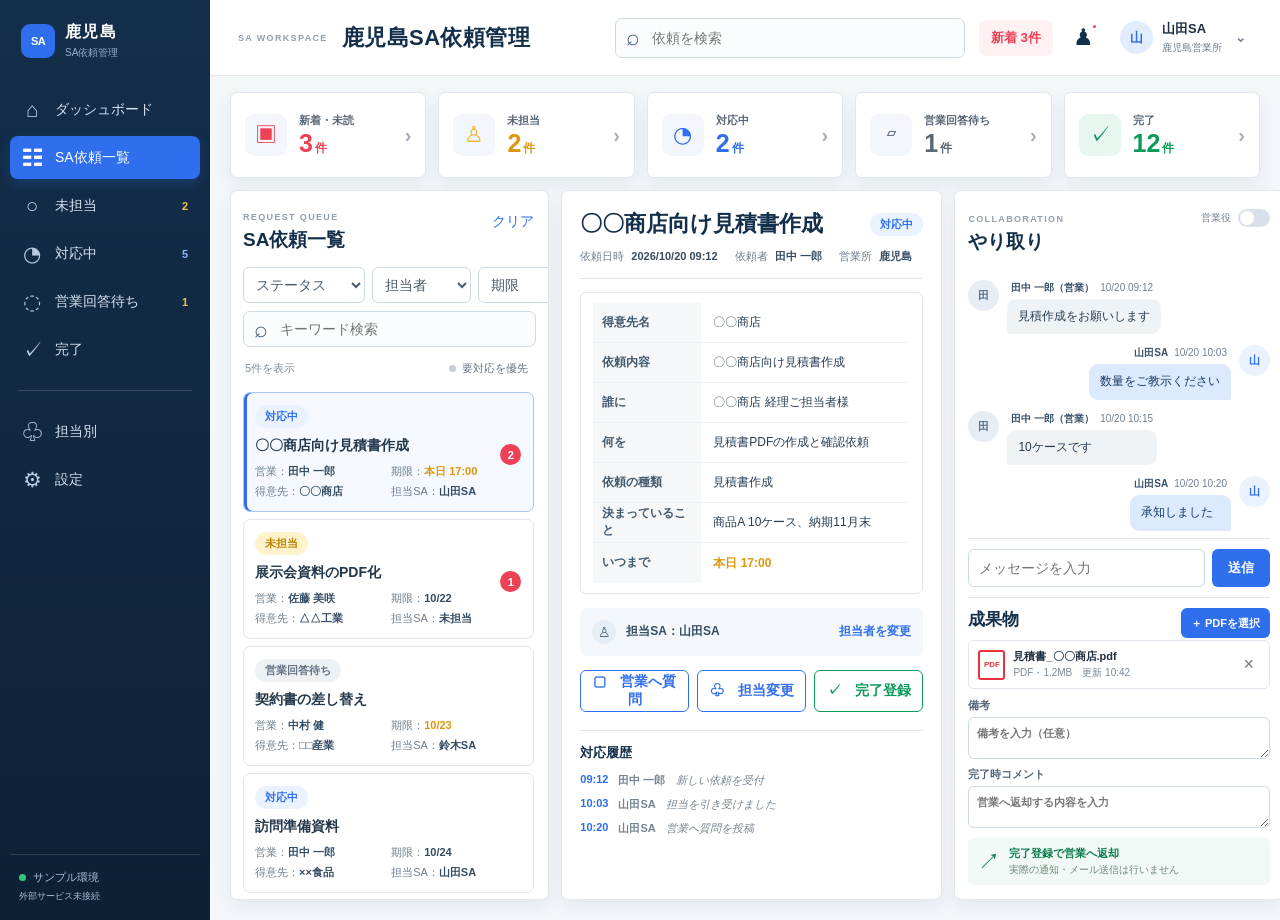
<file: index.html>
<!doctype html>
<html lang="ja">
<head>
  <meta charset="utf-8" />
  <meta name="viewport" content="width=device-width, initial-scale=1" />
  <title>鹿児島SA依頼管理</title>
  <link rel="stylesheet" href="styles.css" />
</head>
<body>
  <div class="app-shell">
    <aside class="sidebar">
      <div class="brand-mark"><span class="brand-icon">SA</span><div><strong>鹿児島</strong><small>SA依頼管理</small></div></div>
      <nav class="side-nav" aria-label="メインナビゲーション">
        <button class="nav-item" data-nav="ダッシュボード"><span>⌂</span>ダッシュボード</button>
        <button class="nav-item active" data-nav="SA依頼一覧"><span>☷</span>SA依頼一覧</button>
        <button class="nav-item" data-status-nav="未担当"><span>○</span>未担当 <b class="nav-count">2</b></button>
        <button class="nav-item" data-status-nav="対応中"><span>◔</span>対応中 <b class="nav-count blue">5</b></button>
        <button class="nav-item" data-status-nav="営業回答待ち"><span>◌</span>営業回答待ち <b class="nav-count">1</b></button>
        <button class="nav-item" data-status-nav="完了"><span>✓</span>完了</button>
        <div class="nav-divider"></div>
        <button class="nav-item" data-nav="担当別"><span>♧</span>担当別</button>
        <button class="nav-item" data-nav="設定"><span>⚙</span>設定</button>
      </nav>
      <div class="sidebar-footer"><span class="online-dot"></span>サンプル環境<br><small>外部サービス未接続</small></div>
    </aside>

    <main class="main-area">
      <header class="topbar">
        <div class="page-heading"><span class="eyebrow">SA WORKSPACE</span><h1>鹿児島SA依頼管理</h1></div>
        <div class="top-actions">
          <label class="global-search"><span>⌕</span><input id="globalSearch" placeholder="依頼を検索" /></label>
          <button class="new-badge" id="newBadge">新着 <strong>3件</strong></button>
          <button class="icon-button notification-button" id="notificationButton" aria-label="通知"><span>♟</span><i></i></button>
          <button class="user-menu" id="userMenu"><span class="avatar">山</span><span><strong>山田SA</strong><small>鹿児島営業所</small></span><b>⌄</b></button>
        </div>
      </header>

      <section class="kpi-grid" aria-label="件数サマリー">
        <button class="kpi-card red" data-kpi-status="新着"><span class="kpi-icon">▣</span><span><small>新着・未読</small><strong id="kpi-new">3<em>件</em></strong></span><b>›</b></button>
        <button class="kpi-card amber" data-kpi-status="未担当"><span class="kpi-icon">♙</span><span><small>未担当</small><strong id="kpi-unassigned">2<em>件</em></strong></span><b>›</b></button>
        <button class="kpi-card blue" data-kpi-status="対応中"><span class="kpi-icon">◔</span><span><small>対応中</small><strong id="kpi-progress">5<em>件</em></strong></span><b>›</b></button>
        <button class="kpi-card slate" data-kpi-status="営業回答待ち"><span class="kpi-icon">▱</span><span><small>営業回答待ち</small><strong id="kpi-waiting">1<em>件</em></strong></span><b>›</b></button>
        <button class="kpi-card green" data-kpi-status="完了"><span class="kpi-icon">✓</span><span><small>完了</small><strong id="kpi-done">12<em>件</em></strong></span><b>›</b></button>
      </section>

      <section class="workspace-grid">
        <section class="panel request-panel">
          <div class="panel-header"><div><span class="eyebrow">REQUEST QUEUE</span><h2>SA依頼一覧</h2></div><button class="text-button" id="clearFilters">クリア</button></div>
          <div class="filter-row">
            <select id="statusFilter" aria-label="ステータス"><option value="">ステータス</option><option>未担当</option><option>対応中</option><option>営業回答待ち</option><option>完了</option></select>
            <select id="assigneeFilter" aria-label="担当者"><option value="">担当者</option><option>山田SA</option><option>鈴木SA</option><option>佐々木SA</option><option>未担当</option></select>
            <select id="deadlineFilter" aria-label="期限"><option value="">期限</option><option value="today">本日</option><option value="overdue">期限超過</option><option value="soon">3日以内</option></select>
          </div>
          <label class="list-search"><span>⌕</span><input id="listSearch" placeholder="キーワード検索" /></label>
          <div class="queue-meta"><span id="queueCount">5件を表示</span><button id="priorityToggle" class="priority-toggle"><span></span>要対応を優先</button></div>
          <div id="requestList" class="request-list"></div>
        </section>

        <section class="panel detail-panel">
          <div id="detailContent"></div>
        </section>

        <section class="panel comms-panel">
          <div class="comms-header"><div><span class="eyebrow">COLLABORATION</span><h2>やり取り</h2></div><div class="demo-switch"><span>営業役</span><button id="roleToggle" class="switch" aria-label="営業役に切り替え"><i></i></button></div></div>
          <div id="threadMessages" class="thread-messages"></div>
          <form id="messageForm" class="message-form"><input id="messageInput" placeholder="メッセージを入力" autocomplete="off" /><button type="submit">送信</button></form>
          <div class="deliverables">
            <div class="section-title"><h2>成果物</h2><button class="upload-button" id="uploadButton">＋ PDFを選択</button><input id="fileInput" type="file" accept="application/pdf" hidden /></div>
            <div id="fileList" class="file-list"></div>
            <label class="field-label">備考 <textarea id="noteInput" rows="2" placeholder="備考を入力（任意）"></textarea></label>
            <label class="field-label">完了時コメント <textarea id="completionInput" rows="2" placeholder="営業へ返却する内容を入力"></textarea></label>
            <div class="return-hint"><span>↗</span><div><strong>完了登録で営業へ返却</strong><small>実際の通知・メール送信は行いません</small></div></div>
          </div>
        </section>
      </section>
    </main>
  </div>

  <div id="toastStack" class="toast-stack" aria-live="polite"></div>
  <div id="notificationPopover" class="notification-popover" hidden>
    <div class="popover-head"><strong>通知</strong><button id="closeNotifications">×</button></div>
    <button class="notification-row" data-open-id="req-002"><span class="notice-dot red-dot"></span><span><strong>新しいSA依頼</strong><small>展示会資料のPDF化が届きました</small><time>たった今</time></span></button>
    <button class="notification-row" data-open-id="req-001"><span class="notice-dot blue-dot"></span><span><strong>営業から返信</strong><small>〇〇商店の数量について回答があります</small><time>10:15</time></span></button>
    <button class="notification-row" data-open-id="req-003"><span class="notice-dot amber-dot"></span><span><strong>期限が近い依頼</strong><small>契約書の差し替えは明日が期限です</small><time>昨日</time></span></button>
  </div>

  <div id="modalRoot" class="modal-root" hidden></div>
  <script src="app.js"></script>
</body>
</html>
</file>
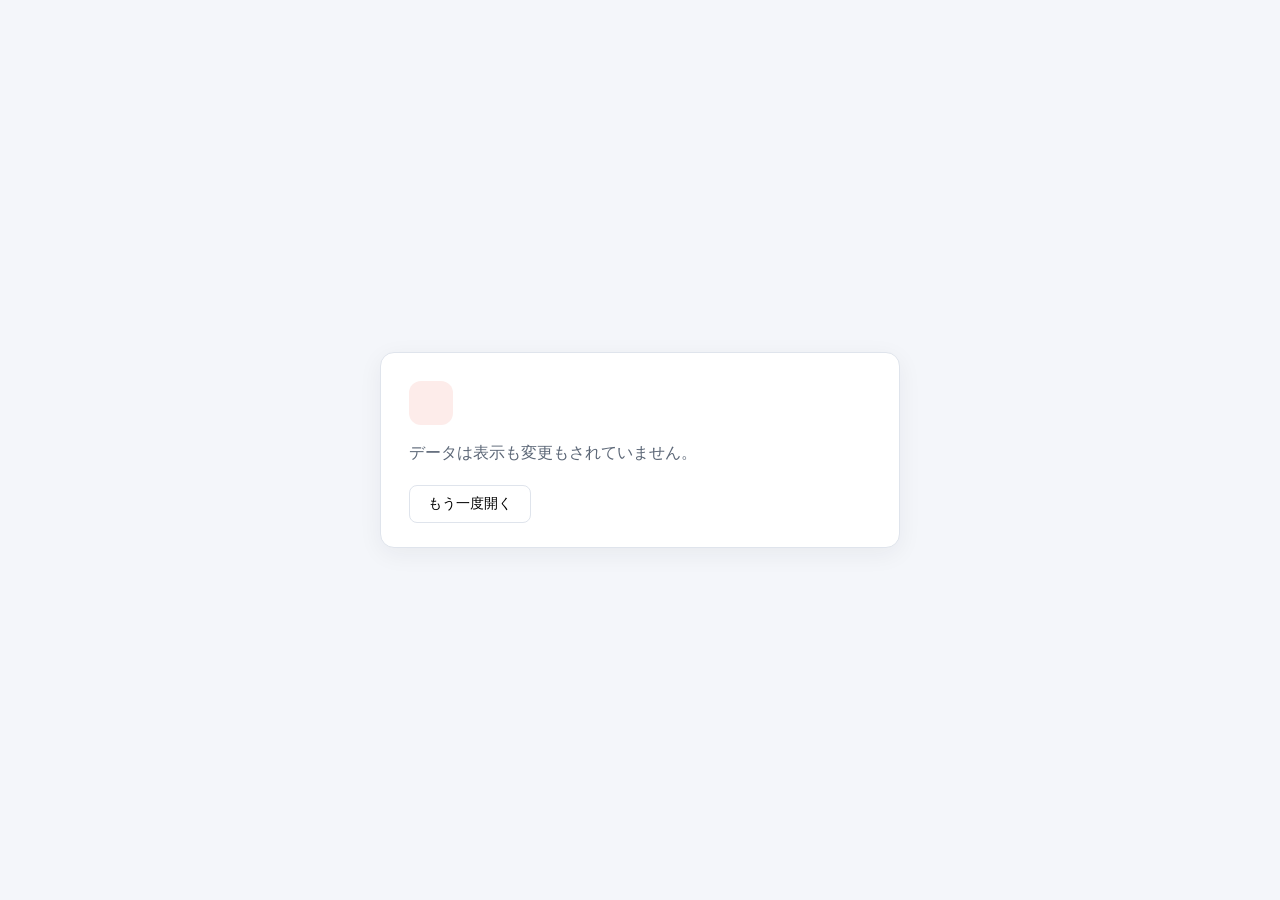
<file: gas/cm01.html>
<!doctype html>
<html lang="ja"><head><meta charset="utf-8"><base target="_top">
<meta name="viewport" content="width=device-width, initial-scale=1, viewport-fit=cover">
<title>AIメモSA管理</title>
<style>
  :root { --bg:#f4f6fa; --card:#fff; --ink:#1f2937; --sub:#5b6676; --line:#dfe4ec; --warn:#b45309; --bad:#b42318; }
  * { box-sizing:border-box; }
  body { margin:0; min-height:100vh; display:flex; align-items:center; justify-content:center; background:var(--bg); color:var(--ink);
    font-family:"Yu Gothic UI","Meiryo UI","Hiragino Sans",system-ui,sans-serif; line-height:1.7; padding:16px; }
  .card { max-width:520px; width:100%; background:var(--card); border:1px solid var(--line); border-radius:14px; padding:28px 28px 24px; box-shadow:0 6px 24px rgba(31,41,55,.06); }
  .mark { width:44px; height:44px; border-radius:12px; display:flex; align-items:center; justify-content:center; font-size:22px; margin-bottom:14px; background:#fdecea; color:var(--bad); }
  .mark.auth { background:#fff4e5; color:var(--warn); }
  .mark.communication { background:#eef2ff; color:#3949ab; }
  h1 { font-size:18px; margin:0 0 8px; }
  p { margin:0 0 10px; color:var(--sub); }
  .msg { color:var(--ink); font-size:15px; }
  button { margin-top:8px; padding:9px 18px; border:1px solid var(--line); background:#fff; border-radius:8px; font-size:14px; cursor:pointer; }
</style></head>
<body>
  <main class="card" role="alert">
    <div class="mark <?= kind ?>"><?= kind === 'auth' ? '🔑' : (kind === 'communication' ? '📡' : '⛔') ?></div>
    <h1><?= kind === 'auth' ? '本人を確認できませんでした' : (kind === 'communication' ? '通信に問題が起きました' : 'この画面は使えません') ?></h1>
    <p class="msg"><?= message ?></p>
    <p>データは表示も変更もされていません。</p>
    <button type="button" onclick="location.reload()">もう一度開く</button>
  </main>
</body></html>
</file>
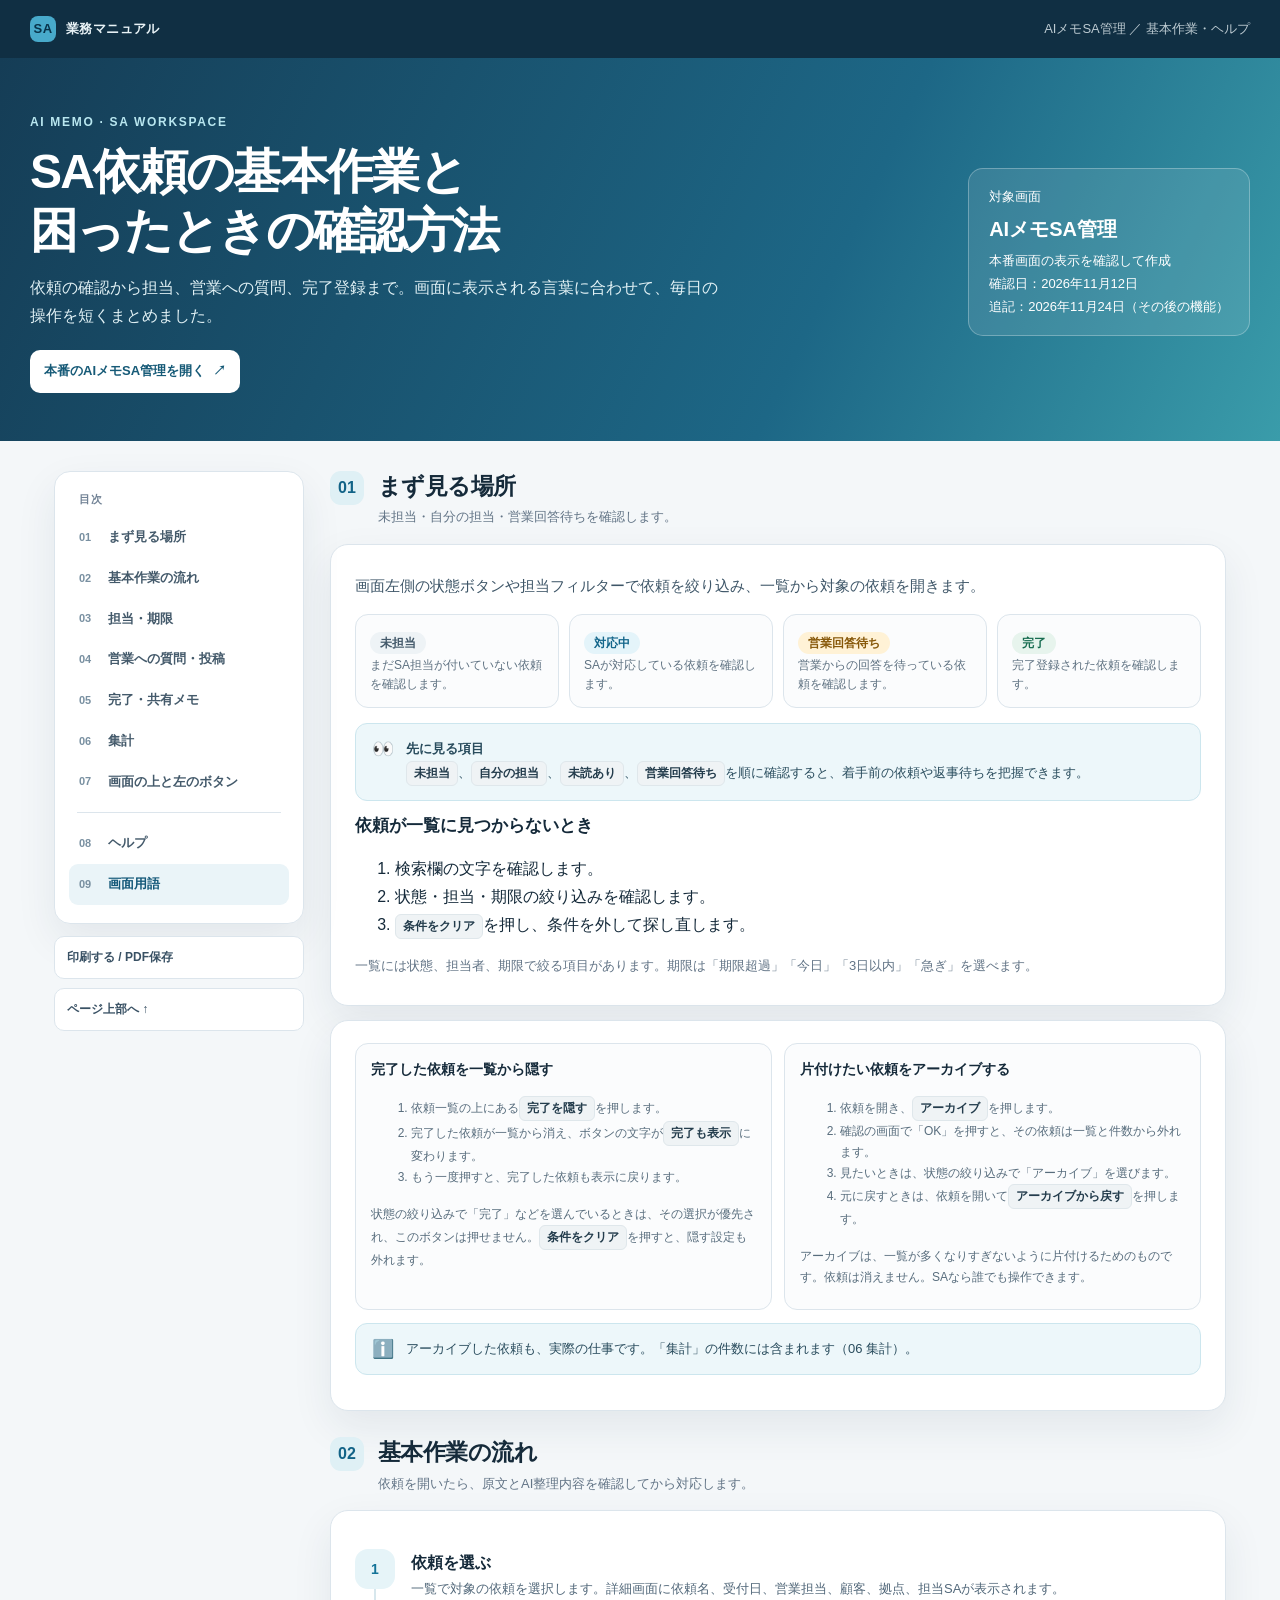
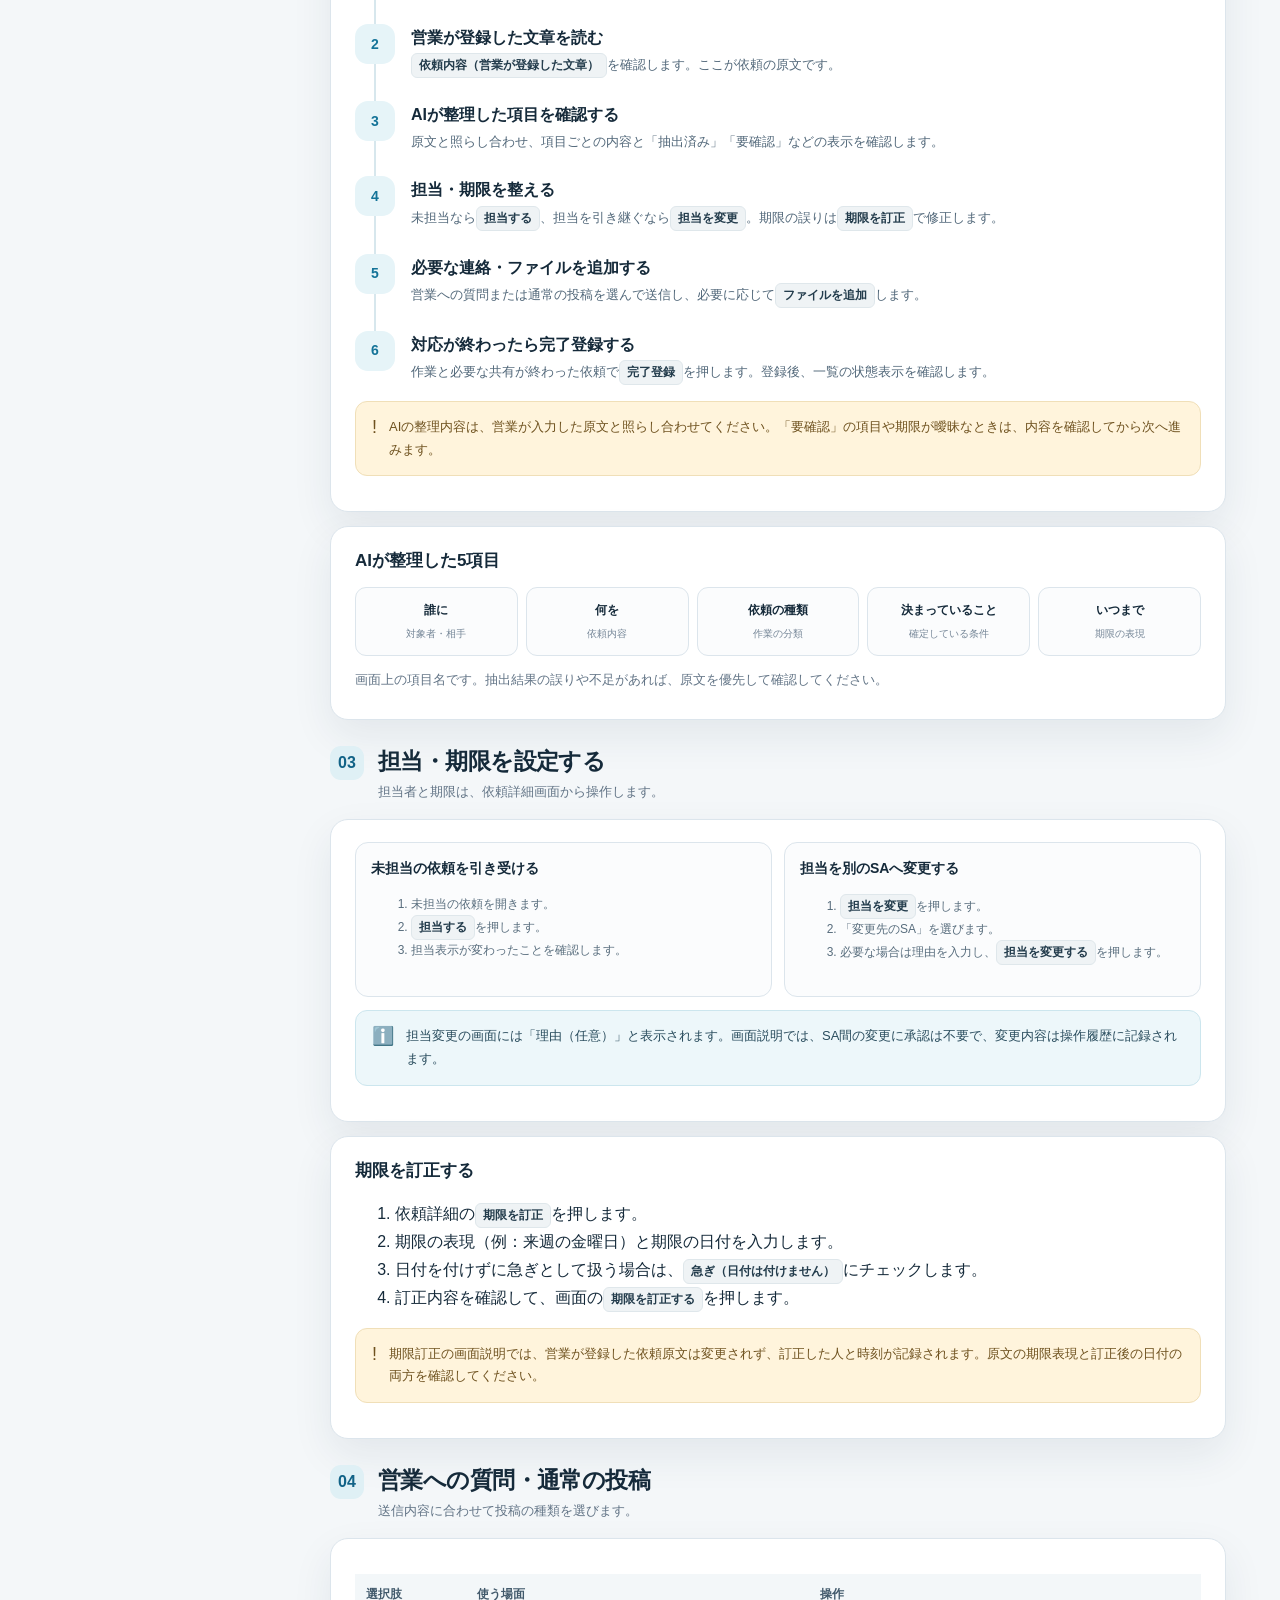
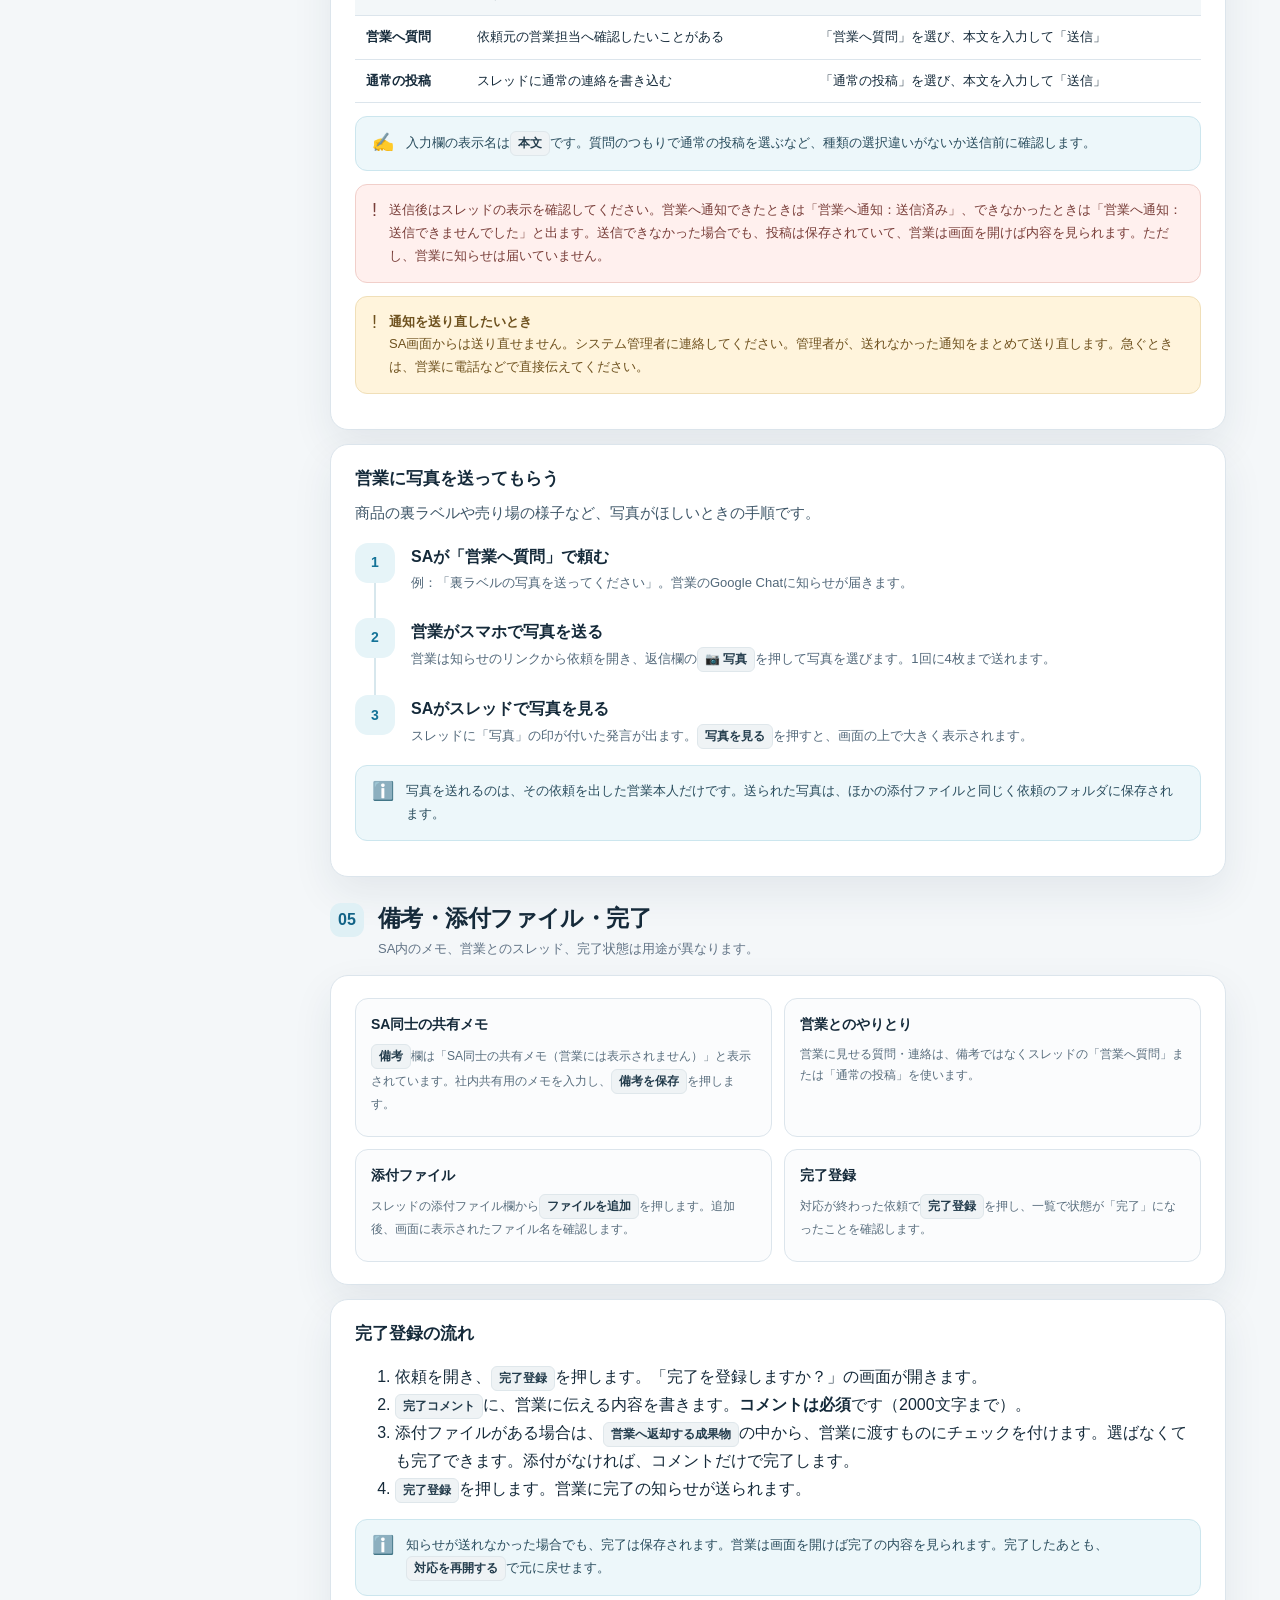
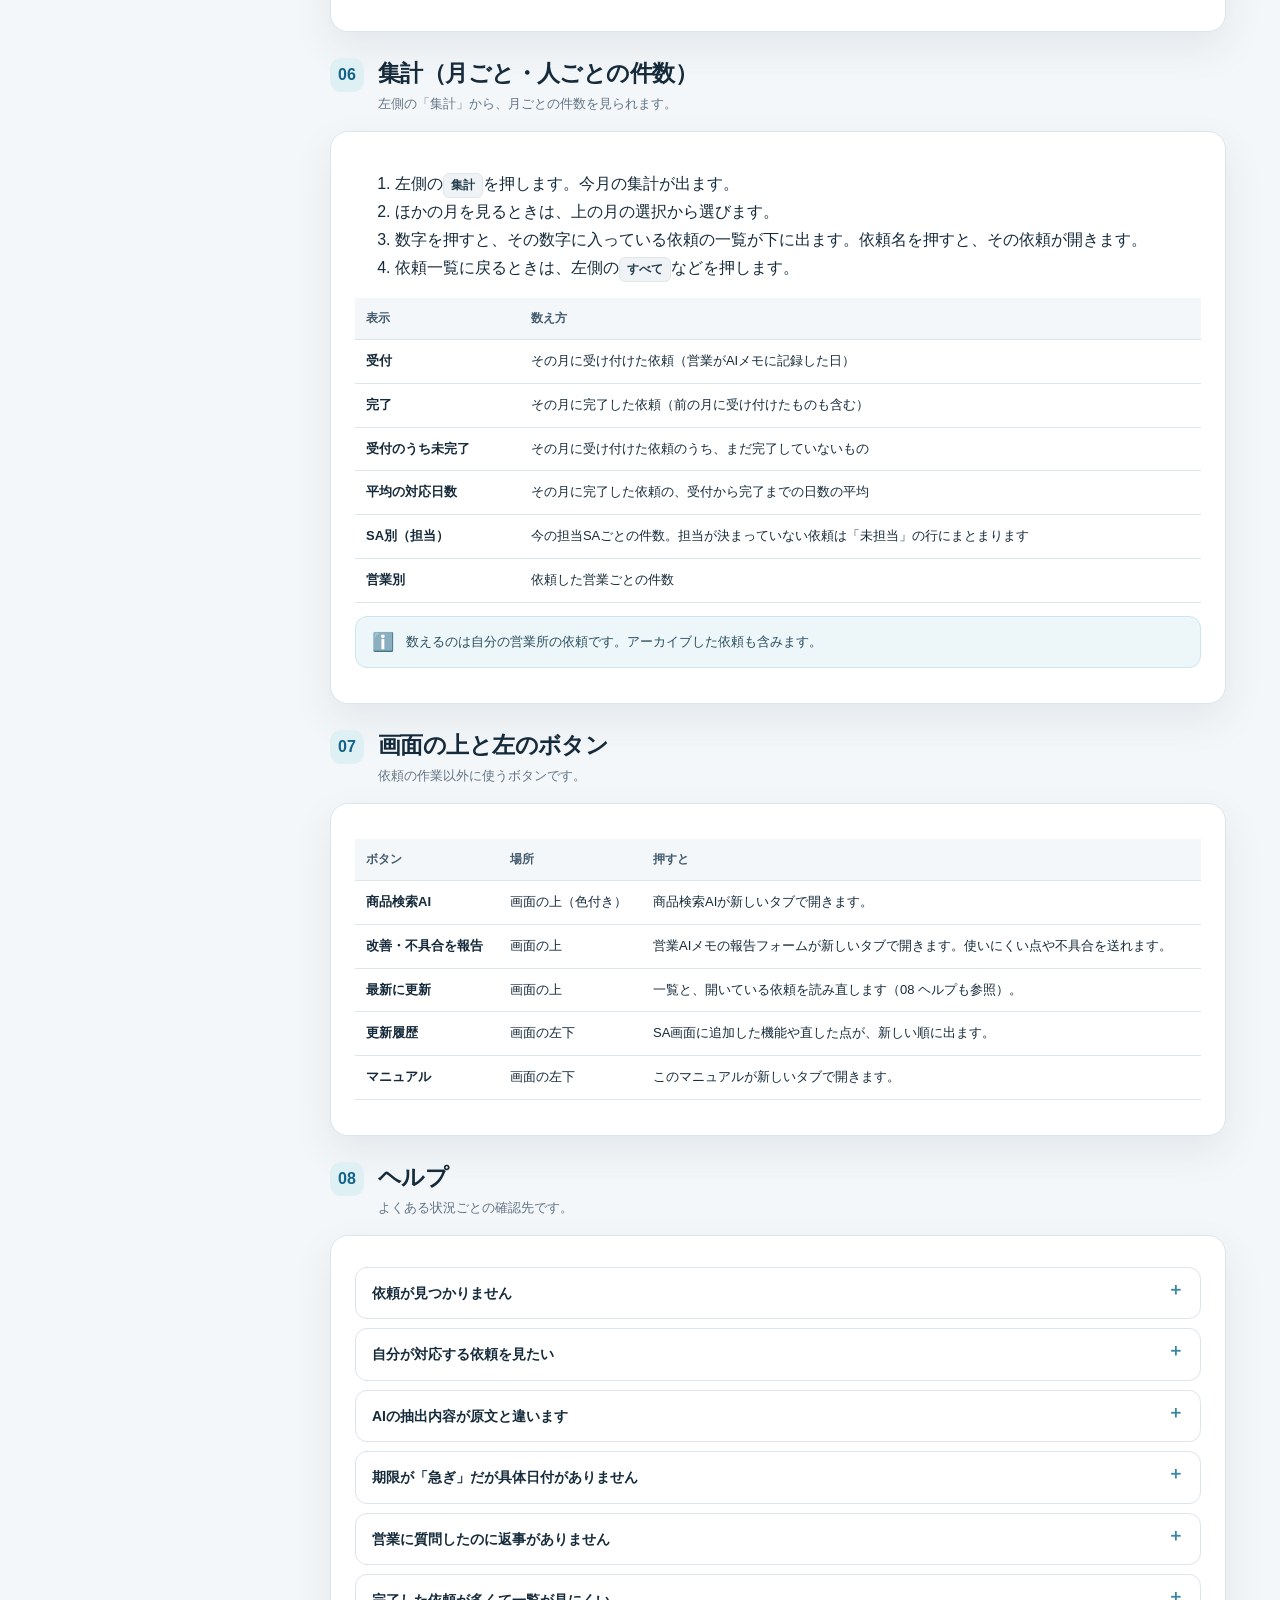
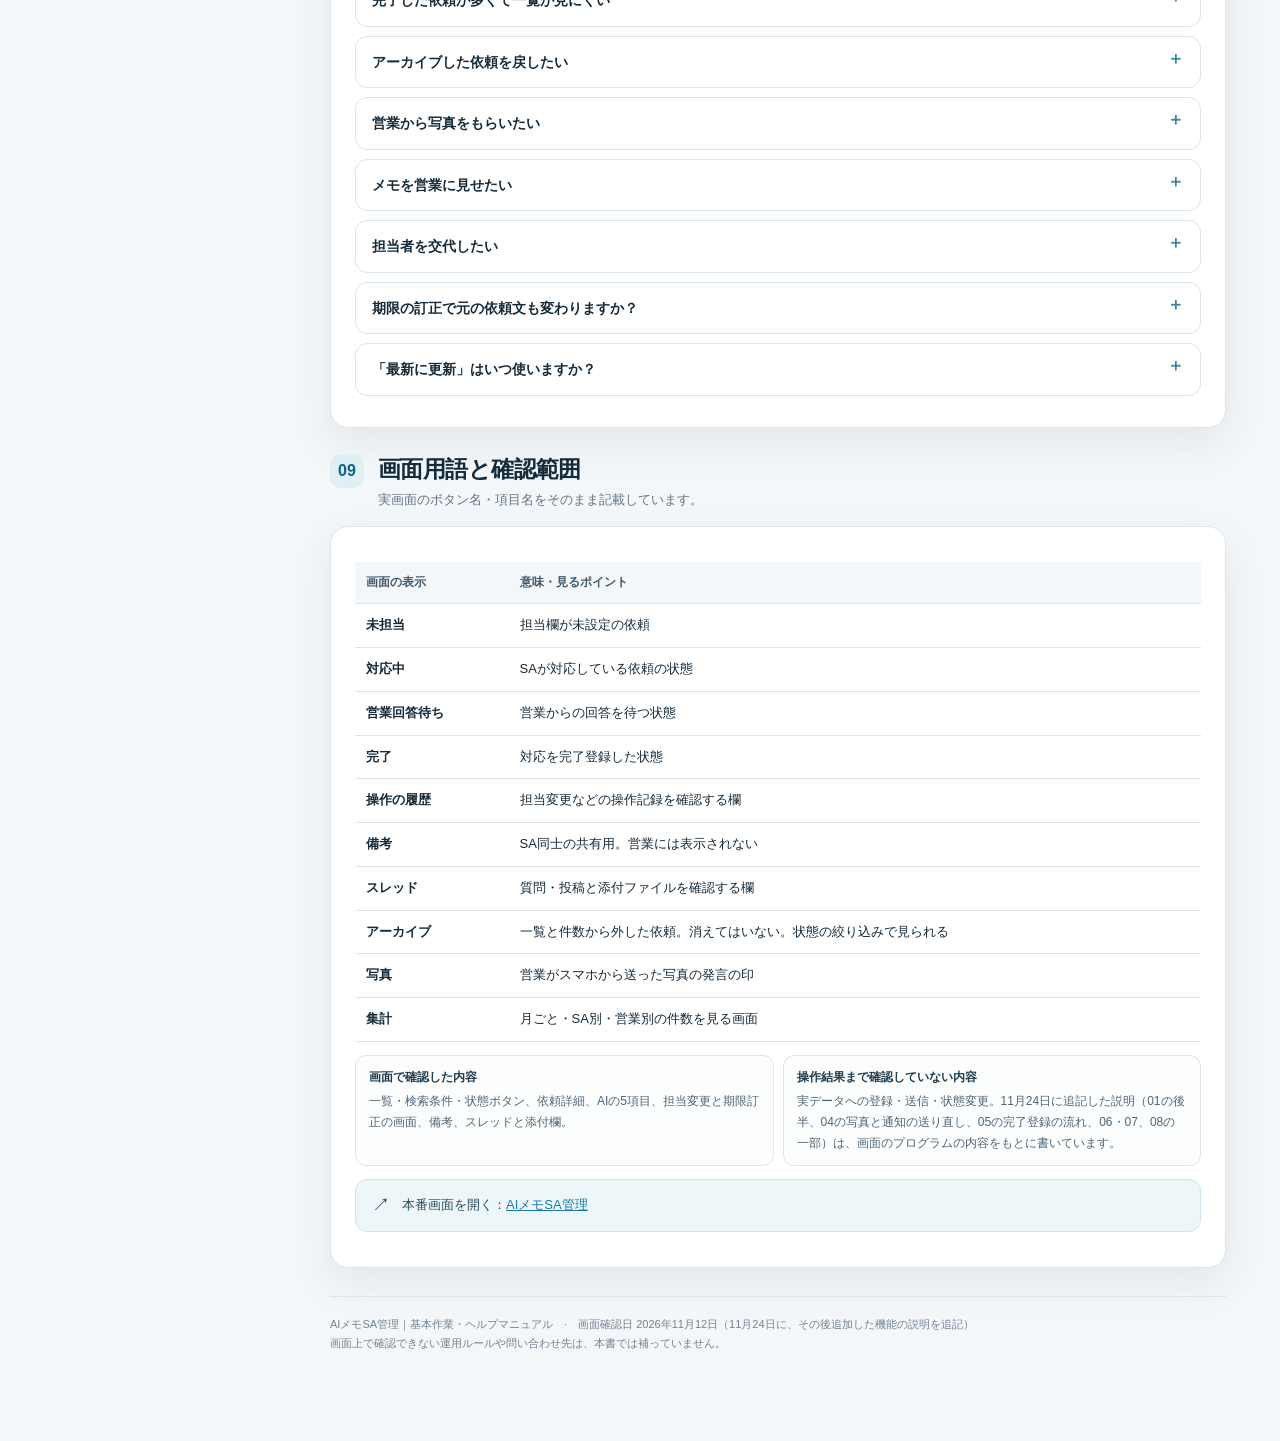
<file: gas/manual.html>
<!doctype html>
<html lang="ja">
<head>
<meta charset="utf-8">
<meta name="viewport" content="width=device-width, initial-scale=1">
<meta name="color-scheme" content="light">
<title>AIメモSA管理｜基本作業・ヘルプマニュアル</title>
<style>
:root{
  --ink:#152a3a; --muted:#627486; --line:#dce5ec; --paper:#f4f7f9; --white:#fff;
  --navy:#153d56; --blue:#1679a6; --cyan:#e6f5fa; --green:#14795b; --mint:#e8f5ef;
  --amber:#9b6410; --sand:#fff4dc; --red:#b13d37; --rose:#fff0ee; --purple:#6654a3;
  --shadow:0 16px 40px rgba(28,57,75,.08); --radius:18px;
}
*{box-sizing:border-box}
html{scroll-behavior:smooth}
body{margin:0;background:var(--paper);color:var(--ink);font-family:"Noto Sans JP","Yu Gothic UI","Meiryo",sans-serif;line-height:1.75}
a{color:var(--blue)}
button,input{font:inherit}
button{cursor:pointer}
.topbar{height:58px;background:#102f43;color:#e8f2f6;display:flex;align-items:center;justify-content:space-between;padding:0 max(24px,calc((100% - 1220px)/2));font-size:13px}
.brand{display:flex;align-items:center;gap:10px;font-weight:750;letter-spacing:.03em}
.brand-mark{width:26px;height:26px;border-radius:8px;background:#48aacb;color:#08334a;display:grid;place-items:center;font-weight:900}
.topbar-right{opacity:.8}
.hero{background:linear-gradient(115deg,#153d56 0%,#1d6786 64%,#3a9caa 100%);color:white;padding:54px 24px 48px}
.hero-inner{max-width:1220px;margin:auto;display:grid;grid-template-columns:1fr auto;gap:40px;align-items:center}
.eyebrow{font-size:12px;letter-spacing:.14em;font-weight:800;color:#b9e7f0;text-transform:uppercase}
h1{font-size:clamp(30px,4vw,48px);line-height:1.22;letter-spacing:-.035em;margin:10px 0 14px}
.hero p{max-width:700px;margin:0;color:#e1f1f5;font-size:16px}
.hero-note{padding:17px 20px;border:1px solid rgba(255,255,255,.28);background:rgba(255,255,255,.1);border-radius:15px;min-width:220px;font-size:13px}
.hero-note strong{display:block;font-size:20px;margin:3px 0}
.layout{max-width:1220px;margin:30px auto 70px;padding:0 24px;display:grid;grid-template-columns:250px minmax(0,1fr);gap:26px;align-items:start}
.sidebar{position:sticky;top:18px}
.toc{background:#fff;border:1px solid var(--line);border-radius:16px;padding:18px 14px;box-shadow:var(--shadow)}
.toc-title{font-size:11px;color:#718295;font-weight:800;letter-spacing:.12em;padding:0 10px 8px}
.toc a{display:flex;text-decoration:none;color:#445a6b;font-weight:650;font-size:13px;padding:9px 10px;border-radius:9px;gap:9px;align-items:center}
.toc a:hover,.toc a.active{background:#eaf4f8;color:#125778}
.toc a span{font-size:11px;color:#7990a1;min-width:20px}
.toc .toc-divider{height:1px;background:var(--line);margin:10px 8px}
.side-actions{display:grid;gap:9px;margin-top:12px}
.action-button{border:1px solid var(--line);border-radius:10px;background:white;padding:10px 12px;color:#395164;text-align:left;font-size:12px;font-weight:700}
.action-button:hover{border-color:#86b9cc;background:#f8fcfd}
main{min-width:0}
.section{scroll-margin-top:22px;margin-bottom:26px}
.section-heading{display:flex;gap:14px;align-items:flex-start;margin:0 0 15px}
.section-index{width:34px;height:34px;flex:0 0 34px;border-radius:11px;background:#dff0f5;color:#126387;display:grid;place-items:center;font-weight:850}
h2{margin:0;font-size:23px;letter-spacing:-.025em;line-height:1.35}
.section-sub{color:var(--muted);font-size:13px;margin:4px 0 0}
.card{background:var(--white);border:1px solid var(--line);border-radius:var(--radius);padding:22px 24px;box-shadow:var(--shadow);margin-bottom:14px}
.card h3{font-size:17px;margin:0 0 9px;line-height:1.45}
.card p{margin:6px 0}
.lead{font-size:15px;color:#3e5668}
.pills{display:flex;flex-wrap:wrap;gap:7px;margin:12px 0}
.pill{font-size:12px;border-radius:999px;padding:4px 10px;font-weight:750;background:#eef3f6;color:#43596a}
.pill.blue{background:#e4f4fa;color:#12658a}.pill.green{background:#e7f4ed;color:#176c50}
.pill.amber{background:#fff2d6;color:#875809}.pill.red{background:#ffebe8;color:#a53b33}.pill.purple{background:#f0ebfa;color:#584799}
.callout{display:flex;gap:12px;padding:14px 16px;border-radius:12px;margin:13px 0;background:#edf7fa;border:1px solid #cce6ee;color:#294c5d;font-size:13px}
.callout .icon{font-size:18px;line-height:1.25}
.callout.warn{background:var(--sand);border-color:#f0dfb8;color:#6e511e}
.callout.error{background:var(--rose);border-color:#f1cfca;color:#783d38}
.callout.success{background:var(--mint);border-color:#cce6d8;color:#275b48}
.steps{counter-reset:step;display:grid;gap:0;margin:16px 0 4px}
.step{position:relative;display:grid;grid-template-columns:42px 1fr;gap:14px;padding:0 0 20px}
.step:last-child{padding-bottom:0}
.step:not(:last-child):after{content:"";position:absolute;top:40px;left:19px;bottom:0;width:2px;background:#d7e7ed}
.step-no{z-index:1;width:40px;height:40px;border-radius:13px;background:#e6f4f8;color:#147398;display:grid;place-items:center;font-size:14px;font-weight:850}
.step-content{padding-top:2px}
.step-content h3{margin:0 0 4px;font-size:16px}
.step-content p{font-size:13px;color:#52687a;margin:3px 0}
.screen-label{display:inline-block;background:#eff3f5;border:1px solid #dfe7eb;border-radius:6px;padding:1px 7px;color:#233c4c;font-weight:750;font-size:12px;white-space:nowrap}
.status-grid{display:grid;grid-template-columns:repeat(4,1fr);gap:10px;margin:15px 0}
.status-card{border:1px solid var(--line);border-radius:13px;padding:13px 14px;background:#fbfcfd}
.status-card strong{display:block;margin-bottom:4px;font-size:13px}
.status-card p{font-size:12px;line-height:1.6;color:#5e7181;margin:0}
.status-card .pill{margin-bottom:7px}
.field-grid{display:grid;grid-template-columns:repeat(5,1fr);gap:8px;margin:13px 0}
.field{border:1px solid var(--line);border-radius:11px;padding:12px 10px;background:#fbfcfd;text-align:center}
.field strong{display:block;font-size:12px}
.field small{display:block;color:#758697;font-size:10px;margin-top:4px}
.two-col{display:grid;grid-template-columns:1fr 1fr;gap:12px}
.mini-card{border:1px solid var(--line);border-radius:13px;padding:15px;background:#fbfcfd}
.mini-card h3{font-size:14px}
.mini-card p,.mini-card li{font-size:12px;color:#586d7d}
.mini-card ul{padding-left:18px;margin:7px 0}
table{width:100%;border-collapse:collapse;margin:13px 0;font-size:13px}
th,td{text-align:left;vertical-align:top;border-bottom:1px solid var(--line);padding:10px 11px}
th{background:#f3f7f9;color:#425a6c;font-size:12px}
td:first-child{font-weight:750;white-space:nowrap}
details{border:1px solid var(--line);background:#fff;border-radius:12px;margin:9px 0;overflow:hidden}
summary{cursor:pointer;list-style:none;padding:13px 16px;font-weight:750;font-size:14px;display:flex;justify-content:space-between;gap:12px}
summary::-webkit-details-marker{display:none}
summary:after{content:"＋";color:#3985a4;font-size:17px;line-height:1}
details[open] summary:after{content:"−"}
.answer{padding:0 16px 15px;color:#52687a;font-size:13px}
.answer p{margin:5px 0}
.answer ul{margin:6px 0;padding-left:20px}
.checklist{display:grid;grid-template-columns:1fr 1fr;gap:9px;margin:12px 0}
.check{border:1px solid var(--line);border-radius:11px;padding:11px 13px;font-size:12px;color:#4e6575;background:#fcfdfd}
.check b{display:block;color:#213d4e;margin-bottom:3px}
.footer{border-top:1px solid var(--line);padding:18px 0;color:#718393;font-size:11px;margin-top:28px}
.footer a{color:#347c9b}
.app-link{display:inline-flex;align-items:center;gap:8px;background:#fff;color:#165a77;text-decoration:none;border-radius:10px;padding:10px 14px;font-size:13px;font-weight:800;margin-top:20px}
.app-link:hover{background:#eaf7fa}
@media(max-width:900px){
 .layout{grid-template-columns:1fr}.sidebar{position:static}.toc{display:flex;overflow:auto;gap:3px;align-items:center;padding:9px}.toc-title,.toc-divider{display:none!important}.toc a{white-space:nowrap}.side-actions{grid-template-columns:1fr 1fr}.status-grid{grid-template-columns:1fr 1fr}
}
@media(max-width:600px){
 .topbar{padding:0 16px}.topbar-right{display:none}.hero{padding:38px 18px}.hero-inner{grid-template-columns:1fr;gap:18px}.hero-note{min-width:0}.layout{padding:0 14px;margin-top:18px}.card{padding:17px}.section-heading{gap:10px}h2{font-size:20px}.field-grid{grid-template-columns:repeat(2,1fr)}.field:last-child{grid-column:span 2}.two-col,.checklist{grid-template-columns:1fr}.status-grid{gap:7px}.status-card{padding:11px}.status-card p{font-size:11px}table{font-size:11px}th,td{padding:8px 6px}.side-actions{grid-template-columns:1fr 1fr}
}
@media print{
 body{background:#fff;font-size:11pt}.topbar{height:36px;padding:0 12mm}.hero{padding:16mm 12mm;background:#153d56!important;print-color-adjust:exact;-webkit-print-color-adjust:exact}
 .hero-inner{max-width:none}.hero-note{display:none}.layout{display:block;margin:8mm auto;padding:0 12mm;max-width:none}.sidebar{display:none}.card{box-shadow:none;break-inside:avoid;padding:6mm}.section{break-inside:auto;margin-bottom:8mm}.section-heading{break-after:avoid}details{break-inside:avoid}details .answer{display:block!important}summary:after{display:none}
 .app-link{display:none}.footer{margin-top:8mm}a{color:inherit;text-decoration:none}
}
</style>
</head>
<body>
<header class="topbar">
  <div class="brand"><span class="brand-mark">SA</span><span>業務マニュアル</span></div>
  <div class="topbar-right">AIメモSA管理 ／ 基本作業・ヘルプ</div>
</header>
<section class="hero">
  <div class="hero-inner">
    <div>
      <div class="eyebrow">AI MEMO · SA WORKSPACE</div>
      <h1>SA依頼の基本作業と<br>困ったときの確認方法</h1>
      <p>依頼の確認から担当、営業への質問、完了登録まで。画面に表示される言葉に合わせて、毎日の操作を短くまとめました。</p>
      <a class="app-link" href="https://script.google.com/a/macros/marubishi-group.co.jp/s/AKfycbxFOoDzJRaCTjJ5W60q3kPlx5OSVnyhcCMqQPuJnSSZzh3ieeKrWoUlGV7PN2QZ4HH0/exec" target="_blank" rel="noopener">本番のAIメモSA管理を開く <span aria-hidden="true">↗</span></a>
    </div>
    <aside class="hero-note"><span>対象画面</span><strong>AIメモSA管理</strong><span>本番画面の表示を確認して作成<br>確認日：2026年11月12日<br>追記：2026年11月24日（その後の機能）</span></aside>
  </div>
</section>
<div class="layout">
  <aside class="sidebar">
    <nav class="toc" aria-label="目次">
      <div class="toc-title">目次</div>
      <a href="#start"><span>01</span>まず見る場所</a>
      <a href="#basic"><span>02</span>基本作業の流れ</a>
      <a href="#assign"><span>03</span>担当・期限</a>
      <a href="#communicate"><span>04</span>営業への質問・投稿</a>
      <a href="#finish"><span>05</span>完了・共有メモ</a>
      <a href="#summary"><span>06</span>集計</a>
      <a href="#buttons"><span>07</span>画面の上と左のボタン</a>
      <div class="toc-divider"></div>
      <a href="#help"><span>08</span>ヘルプ</a>
      <a href="#labels"><span>09</span>画面用語</a>
    </nav>
    <div class="side-actions">
      <button class="action-button" onclick="window.print()">印刷する / PDF保存</button>
      <button class="action-button" onclick="window.scrollTo({top:0,behavior:'smooth'})">ページ上部へ ↑</button>
    </div>
  </aside>
  <main>
    <section class="section" id="start">
      <div class="section-heading"><span class="section-index">01</span><div><h2>まず見る場所</h2><p class="section-sub">未担当・自分の担当・営業回答待ちを確認します。</p></div></div>
      <div class="card">
        <p class="lead">画面左側の状態ボタンや担当フィルターで依頼を絞り込み、一覧から対象の依頼を開きます。</p>
        <div class="status-grid">
          <div class="status-card"><span class="pill">未担当</span><p>まだSA担当が付いていない依頼を確認します。</p></div>
          <div class="status-card"><span class="pill blue">対応中</span><p>SAが対応している依頼を確認します。</p></div>
          <div class="status-card"><span class="pill amber">営業回答待ち</span><p>営業からの回答を待っている依頼を確認します。</p></div>
          <div class="status-card"><span class="pill green">完了</span><p>完了登録された依頼を確認します。</p></div>
        </div>
        <div class="callout"><span class="icon">👀</span><div><b>先に見る項目</b><br><span class="screen-label">未担当</span>、<span class="screen-label">自分の担当</span>、<span class="screen-label">未読あり</span>、<span class="screen-label">営業回答待ち</span>を順に確認すると、着手前の依頼や返事待ちを把握できます。</div></div>
        <h3>依頼が一覧に見つからないとき</h3>
        <ol>
          <li>検索欄の文字を確認します。</li>
          <li>状態・担当・期限の絞り込みを確認します。</li>
          <li><span class="screen-label">条件をクリア</span>を押し、条件を外して探し直します。</li>
        </ol>
        <p class="section-sub">一覧には状態、担当者、期限で絞る項目があります。期限は「期限超過」「今日」「3日以内」「急ぎ」を選べます。</p>
      </div>
      <div class="card">
        <div class="two-col">
          <div class="mini-card">
            <h3>完了した依頼を一覧から隠す</h3>
            <ol><li>依頼一覧の上にある<span class="screen-label">完了を隠す</span>を押します。</li><li>完了した依頼が一覧から消え、ボタンの文字が<span class="screen-label">完了も表示</span>に変わります。</li><li>もう一度押すと、完了した依頼も表示に戻ります。</li></ol>
            <p>状態の絞り込みで「完了」などを選んでいるときは、その選択が優先され、このボタンは押せません。<span class="screen-label">条件をクリア</span>を押すと、隠す設定も外れます。</p>
          </div>
          <div class="mini-card">
            <h3>片付けたい依頼をアーカイブする</h3>
            <ol><li>依頼を開き、<span class="screen-label">アーカイブ</span>を押します。</li><li>確認の画面で「OK」を押すと、その依頼は一覧と件数から外れます。</li><li>見たいときは、状態の絞り込みで「アーカイブ」を選びます。</li><li>元に戻すときは、依頼を開いて<span class="screen-label">アーカイブから戻す</span>を押します。</li></ol>
            <p>アーカイブは、一覧が多くなりすぎないように片付けるためのものです。依頼は消えません。SAなら誰でも操作できます。</p>
          </div>
        </div>
        <div class="callout"><span class="icon">ℹ️</span><div>アーカイブした依頼も、実際の仕事です。「集計」の件数には含まれます（06 集計）。</div></div>
      </div>
    </section>

    <section class="section" id="basic">
      <div class="section-heading"><span class="section-index">02</span><div><h2>基本作業の流れ</h2><p class="section-sub">依頼を開いたら、原文とAI整理内容を確認してから対応します。</p></div></div>
      <div class="card">
        <div class="steps">
          <div class="step"><span class="step-no">1</span><div class="step-content"><h3>依頼を選ぶ</h3><p>一覧で対象の依頼を選択します。詳細画面に依頼名、受付日、営業担当、顧客、拠点、担当SAが表示されます。</p></div></div>
          <div class="step"><span class="step-no">2</span><div class="step-content"><h3>営業が登録した文章を読む</h3><p><span class="screen-label">依頼内容（営業が登録した文章）</span>を確認します。ここが依頼の原文です。</p></div></div>
          <div class="step"><span class="step-no">3</span><div class="step-content"><h3>AIが整理した項目を確認する</h3><p>原文と照らし合わせ、項目ごとの内容と「抽出済み」「要確認」などの表示を確認します。</p></div></div>
          <div class="step"><span class="step-no">4</span><div class="step-content"><h3>担当・期限を整える</h3><p>未担当なら<span class="screen-label">担当する</span>、担当を引き継ぐなら<span class="screen-label">担当を変更</span>。期限の誤りは<span class="screen-label">期限を訂正</span>で修正します。</p></div></div>
          <div class="step"><span class="step-no">5</span><div class="step-content"><h3>必要な連絡・ファイルを追加する</h3><p>営業への質問または通常の投稿を選んで送信し、必要に応じて<span class="screen-label">ファイルを追加</span>します。</p></div></div>
          <div class="step"><span class="step-no">6</span><div class="step-content"><h3>対応が終わったら完了登録する</h3><p>作業と必要な共有が終わった依頼で<span class="screen-label">完了登録</span>を押します。登録後、一覧の状態表示を確認します。</p></div></div>
        </div>
        <div class="callout warn"><span class="icon">!</span><div>AIの整理内容は、営業が入力した原文と照らし合わせてください。「要確認」の項目や期限が曖昧なときは、内容を確認してから次へ進みます。</div></div>
      </div>
      <div class="card">
        <h3>AIが整理した5項目</h3>
        <div class="field-grid">
          <div class="field"><strong>誰に</strong><small>対象者・相手</small></div>
          <div class="field"><strong>何を</strong><small>依頼内容</small></div>
          <div class="field"><strong>依頼の種類</strong><small>作業の分類</small></div>
          <div class="field"><strong>決まっていること</strong><small>確定している条件</small></div>
          <div class="field"><strong>いつまで</strong><small>期限の表現</small></div>
        </div>
        <p class="section-sub">画面上の項目名です。抽出結果の誤りや不足があれば、原文を優先して確認してください。</p>
      </div>
    </section>

    <section class="section" id="assign">
      <div class="section-heading"><span class="section-index">03</span><div><h2>担当・期限を設定する</h2><p class="section-sub">担当者と期限は、依頼詳細画面から操作します。</p></div></div>
      <div class="card">
        <div class="two-col">
          <div class="mini-card">
            <h3>未担当の依頼を引き受ける</h3>
            <ol><li>未担当の依頼を開きます。</li><li><span class="screen-label">担当する</span>を押します。</li><li>担当表示が変わったことを確認します。</li></ol>
          </div>
          <div class="mini-card">
            <h3>担当を別のSAへ変更する</h3>
            <ol><li><span class="screen-label">担当を変更</span>を押します。</li><li>「変更先のSA」を選びます。</li><li>必要な場合は理由を入力し、<span class="screen-label">担当を変更する</span>を押します。</li></ol>
          </div>
        </div>
        <div class="callout"><span class="icon">ℹ️</span><div>担当変更の画面には「理由（任意）」と表示されます。画面説明では、SA間の変更に承認は不要で、変更内容は操作履歴に記録されます。</div></div>
      </div>
      <div class="card">
        <h3>期限を訂正する</h3>
        <ol>
          <li>依頼詳細の<span class="screen-label">期限を訂正</span>を押します。</li>
          <li>期限の表現（例：来週の金曜日）と期限の日付を入力します。</li>
          <li>日付を付けずに急ぎとして扱う場合は、<span class="screen-label">急ぎ（日付は付けません）</span>にチェックします。</li>
          <li>訂正内容を確認して、画面の<span class="screen-label">期限を訂正する</span>を押します。</li>
        </ol>
        <div class="callout warn"><span class="icon">!</span><div>期限訂正の画面説明では、営業が登録した依頼原文は変更されず、訂正した人と時刻が記録されます。原文の期限表現と訂正後の日付の両方を確認してください。</div></div>
      </div>
    </section>

    <section class="section" id="communicate">
      <div class="section-heading"><span class="section-index">04</span><div><h2>営業への質問・通常の投稿</h2><p class="section-sub">送信内容に合わせて投稿の種類を選びます。</p></div></div>
      <div class="card">
        <table>
          <thead><tr><th>選択肢</th><th>使う場面</th><th>操作</th></tr></thead>
          <tbody>
            <tr><td>営業へ質問</td><td>依頼元の営業担当へ確認したいことがある</td><td>「営業へ質問」を選び、本文を入力して「送信」</td></tr>
            <tr><td>通常の投稿</td><td>スレッドに通常の連絡を書き込む</td><td>「通常の投稿」を選び、本文を入力して「送信」</td></tr>
          </tbody>
        </table>
        <div class="callout"><span class="icon">✍️</span><div>入力欄の表示名は<span class="screen-label">本文</span>です。質問のつもりで通常の投稿を選ぶなど、種類の選択違いがないか送信前に確認します。</div></div>
        <div class="callout error"><span class="icon">!</span><div>送信後はスレッドの表示を確認してください。営業へ通知できたときは「営業へ通知：送信済み」、できなかったときは「営業へ通知：送信できませんでした」と出ます。送信できなかった場合でも、投稿は保存されていて、営業は画面を開けば内容を見られます。ただし、営業に知らせは届いていません。</div></div>
        <div class="callout warn"><span class="icon">!</span><div><b>通知を送り直したいとき</b><br>SA画面からは送り直せません。システム管理者に連絡してください。管理者が、送れなかった通知をまとめて送り直します。急ぐときは、営業に電話などで直接伝えてください。</div></div>
      </div>
      <div class="card">
        <h3>営業に写真を送ってもらう</h3>
        <p class="lead">商品の裏ラベルや売り場の様子など、写真がほしいときの手順です。</p>
        <div class="steps">
          <div class="step"><span class="step-no">1</span><div class="step-content"><h3>SAが「営業へ質問」で頼む</h3><p>例：「裏ラベルの写真を送ってください」。営業のGoogle Chatに知らせが届きます。</p></div></div>
          <div class="step"><span class="step-no">2</span><div class="step-content"><h3>営業がスマホで写真を送る</h3><p>営業は知らせのリンクから依頼を開き、返信欄の<span class="screen-label">📷 写真</span>を押して写真を選びます。1回に4枚まで送れます。</p></div></div>
          <div class="step"><span class="step-no">3</span><div class="step-content"><h3>SAがスレッドで写真を見る</h3><p>スレッドに「写真」の印が付いた発言が出ます。<span class="screen-label">写真を見る</span>を押すと、画面の上で大きく表示されます。</p></div></div>
        </div>
        <div class="callout"><span class="icon">ℹ️</span><div>写真を送れるのは、その依頼を出した営業本人だけです。送られた写真は、ほかの添付ファイルと同じく依頼のフォルダに保存されます。</div></div>
      </div>
    </section>

    <section class="section" id="finish">
      <div class="section-heading"><span class="section-index">05</span><div><h2>備考・添付ファイル・完了</h2><p class="section-sub">SA内のメモ、営業とのスレッド、完了状態は用途が異なります。</p></div></div>
      <div class="card">
        <div class="two-col">
          <div class="mini-card"><h3>SA同士の共有メモ</h3><p><span class="screen-label">備考</span>欄は「SA同士の共有メモ（営業には表示されません）」と表示されています。社内共有用のメモを入力し、<span class="screen-label">備考を保存</span>を押します。</p></div>
          <div class="mini-card"><h3>営業とのやりとり</h3><p>営業に見せる質問・連絡は、備考ではなくスレッドの「営業へ質問」または「通常の投稿」を使います。</p></div>
          <div class="mini-card"><h3>添付ファイル</h3><p>スレッドの添付ファイル欄から<span class="screen-label">ファイルを追加</span>を押します。追加後、画面に表示されたファイル名を確認します。</p></div>
          <div class="mini-card"><h3>完了登録</h3><p>対応が終わった依頼で<span class="screen-label">完了登録</span>を押し、一覧で状態が「完了」になったことを確認します。</p></div>
        </div>
      </div>
      <div class="card">
        <h3>完了登録の流れ</h3>
        <ol>
          <li>依頼を開き、<span class="screen-label">完了登録</span>を押します。「完了を登録しますか？」の画面が開きます。</li>
          <li><span class="screen-label">完了コメント</span>に、営業に伝える内容を書きます。<b>コメントは必須</b>です（2000文字まで）。</li>
          <li>添付ファイルがある場合は、<span class="screen-label">営業へ返却する成果物</span>の中から、営業に渡すものにチェックを付けます。選ばなくても完了できます。添付がなければ、コメントだけで完了します。</li>
          <li><span class="screen-label">完了登録</span>を押します。営業に完了の知らせが送られます。</li>
        </ol>
        <div class="callout"><span class="icon">ℹ️</span><div>知らせが送れなかった場合でも、完了は保存されます。営業は画面を開けば完了の内容を見られます。完了したあとも、<span class="screen-label">対応を再開する</span>で元に戻せます。</div></div>
      </div>
    </section>

    <section class="section" id="summary">
      <div class="section-heading"><span class="section-index">06</span><div><h2>集計（月ごと・人ごとの件数）</h2><p class="section-sub">左側の「集計」から、月ごとの件数を見られます。</p></div></div>
      <div class="card">
        <ol>
          <li>左側の<span class="screen-label">集計</span>を押します。今月の集計が出ます。</li>
          <li>ほかの月を見るときは、上の月の選択から選びます。</li>
          <li>数字を押すと、その数字に入っている依頼の一覧が下に出ます。依頼名を押すと、その依頼が開きます。</li>
          <li>依頼一覧に戻るときは、左側の<span class="screen-label">すべて</span>などを押します。</li>
        </ol>
        <table>
          <thead><tr><th>表示</th><th>数え方</th></tr></thead>
          <tbody>
            <tr><td>受付</td><td>その月に受け付けた依頼（営業がAIメモに記録した日）</td></tr>
            <tr><td>完了</td><td>その月に完了した依頼（前の月に受け付けたものも含む）</td></tr>
            <tr><td>受付のうち未完了</td><td>その月に受け付けた依頼のうち、まだ完了していないもの</td></tr>
            <tr><td>平均の対応日数</td><td>その月に完了した依頼の、受付から完了までの日数の平均</td></tr>
            <tr><td>SA別（担当）</td><td>今の担当SAごとの件数。担当が決まっていない依頼は「未担当」の行にまとまります</td></tr>
            <tr><td>営業別</td><td>依頼した営業ごとの件数</td></tr>
          </tbody>
        </table>
        <div class="callout"><span class="icon">ℹ️</span><div>数えるのは自分の営業所の依頼です。アーカイブした依頼も含みます。</div></div>
      </div>
    </section>

    <section class="section" id="buttons">
      <div class="section-heading"><span class="section-index">07</span><div><h2>画面の上と左のボタン</h2><p class="section-sub">依頼の作業以外に使うボタンです。</p></div></div>
      <div class="card">
        <table>
          <thead><tr><th>ボタン</th><th>場所</th><th>押すと</th></tr></thead>
          <tbody>
            <tr><td>商品検索AI</td><td>画面の上（色付き）</td><td>商品検索AIが新しいタブで開きます。</td></tr>
            <tr><td>改善・不具合を報告</td><td>画面の上</td><td>営業AIメモの報告フォームが新しいタブで開きます。使いにくい点や不具合を送れます。</td></tr>
            <tr><td>最新に更新</td><td>画面の上</td><td>一覧と、開いている依頼を読み直します（08 ヘルプも参照）。</td></tr>
            <tr><td>更新履歴</td><td>画面の左下</td><td>SA画面に追加した機能や直した点が、新しい順に出ます。</td></tr>
            <tr><td>マニュアル</td><td>画面の左下</td><td>このマニュアルが新しいタブで開きます。</td></tr>
          </tbody>
        </table>
      </div>
    </section>

    <section class="section" id="help">
      <div class="section-heading"><span class="section-index">08</span><div><h2>ヘルプ</h2><p class="section-sub">よくある状況ごとの確認先です。</p></div></div>
      <div class="card">
        <details><summary>依頼が見つかりません</summary><div class="answer"><p>検索欄と状態・担当・期限の条件を確認し、<span class="screen-label">条件をクリア</span>を押してから探し直します。左側の「すべて」も確認してください。</p></div></details>
        <details><summary>自分が対応する依頼を見たい</summary><div class="answer"><p>左側の<span class="screen-label">自分の担当</span>を選びます。未読の依頼を確認するときは<span class="screen-label">未読あり</span>も使えます。</p></div></details>
        <details><summary>AIの抽出内容が原文と違います</summary><div class="answer"><p>「依頼内容（営業が登録した文章）」を読み直し、5項目と照合します。「要確認」表示の内容はそのまま確定扱いにしないでください。画面上でAI項目を直接編集できる操作は確認できていません。</p></div></details>
        <details><summary>期限が「急ぎ」だが具体日付がありません</summary><div class="answer"><p>画面の期限訂正には<span class="screen-label">急ぎ（日付は付けません）</span>の選択肢があります。日付を決められない依頼に日付を推測で入力しないでください。</p></div></details>
        <details><summary>営業に質問したのに返事がありません</summary><div class="answer"><p>まず依頼の状態が「営業回答待ち」か、スレッドに送信内容があるかを確認します。「営業へ通知：送信できませんでした」と表示されている場合は通知失敗です。SA画面からは送り直せないため、システム管理者に連絡してください。急ぐときは営業に直接伝えてください。</p></div></details>
        <details><summary>完了した依頼が多くて一覧が見にくい</summary><div class="answer"><p>一覧の上の<span class="screen-label">完了を隠す</span>を押すと、完了した依頼が消えます。もう一度押すと元に戻ります。もう見ない依頼は<span class="screen-label">アーカイブ</span>で一覧から片付けられます（01 まず見る場所）。</p></div></details>
        <details><summary>アーカイブした依頼を戻したい</summary><div class="answer"><p>状態の絞り込みで「アーカイブ」を選び、依頼を開いて<span class="screen-label">アーカイブから戻す</span>を押します。</p></div></details>
        <details><summary>営業から写真をもらいたい</summary><div class="answer"><p>「営業へ質問」で写真を頼みます。営業がスマホの<span class="screen-label">📷 写真</span>から送ると、スレッドに出ます（04 営業への質問・投稿）。</p></div></details>
        <details><summary>メモを営業に見せたい</summary><div class="answer"><p>備考欄は「営業には表示されません」と明記されています。営業へ伝える内容はスレッドから投稿してください。</p></div></details>
        <details><summary>担当者を交代したい</summary><div class="answer"><p><span class="screen-label">担当を変更</span>を開いて変更先のSAを選びます。必要なら理由を入力します。画面説明ではSA間の変更に承認は不要で、操作履歴に記録されます。</p></div></details>
        <details><summary>期限の訂正で元の依頼文も変わりますか？</summary><div class="answer"><p>画面説明では営業が登録した依頼原文は変更されません。訂正した人と時刻が記録されます。</p></div></details>
        <details><summary>「最新に更新」はいつ使いますか？</summary><div class="answer"><p>画面上部に<span class="screen-label">最新に更新</span>ボタンがあります。押すと、依頼一覧と件数を読み直し、依頼を開いていればその内容も読み直します。ほかのSAや営業が書き込んだ内容がすぐに出ないときに押してください。読み直している間は、ボタンが押せなくなります。</p></div></details>
      </div>
    </section>

    <section class="section" id="labels">
      <div class="section-heading"><span class="section-index">09</span><div><h2>画面用語と確認範囲</h2><p class="section-sub">実画面のボタン名・項目名をそのまま記載しています。</p></div></div>
      <div class="card">
        <table>
          <thead><tr><th>画面の表示</th><th>意味・見るポイント</th></tr></thead>
          <tbody>
            <tr><td>未担当</td><td>担当欄が未設定の依頼</td></tr>
            <tr><td>対応中</td><td>SAが対応している依頼の状態</td></tr>
            <tr><td>営業回答待ち</td><td>営業からの回答を待つ状態</td></tr>
            <tr><td>完了</td><td>対応を完了登録した状態</td></tr>
            <tr><td>操作の履歴</td><td>担当変更などの操作記録を確認する欄</td></tr>
            <tr><td>備考</td><td>SA同士の共有用。営業には表示されない</td></tr>
            <tr><td>スレッド</td><td>質問・投稿と添付ファイルを確認する欄</td></tr>
            <tr><td>アーカイブ</td><td>一覧と件数から外した依頼。消えてはいない。状態の絞り込みで見られる</td></tr>
            <tr><td>写真</td><td>営業がスマホから送った写真の発言の印</td></tr>
            <tr><td>集計</td><td>月ごと・SA別・営業別の件数を見る画面</td></tr>
          </tbody>
        </table>
        <div class="checklist">
          <div class="check"><b>画面で確認した内容</b>一覧・検索条件・状態ボタン、依頼詳細、AIの5項目、担当変更と期限訂正の画面、備考、スレッドと添付欄。</div>
          <div class="check"><b>操作結果まで確認していない内容</b>実データへの登録・送信・状態変更。11月24日に追記した説明（01の後半、04の写真と通知の送り直し、05の完了登録の流れ、06・07、08の一部）は、画面のプログラムの内容をもとに書いています。</div>
        </div>
        <div class="callout"><span class="icon">↗</span><div>本番画面を開く：<a href="https://script.google.com/a/macros/marubishi-group.co.jp/s/AKfycbxFOoDzJRaCTjJ5W60q3kPlx5OSVnyhcCMqQPuJnSSZzh3ieeKrWoUlGV7PN2QZ4HH0/exec" target="_blank" rel="noopener">AIメモSA管理</a></div></div>
      </div>
    </section>
    <footer class="footer">AIメモSA管理｜基本作業・ヘルプマニュアル　·　画面確認日 2026年11月12日（11月24日に、その後追加した機能の説明を追記）<br>画面上で確認できない運用ルールや問い合わせ先は、本書では補っていません。</footer>
  </main>
</div>
<script>
(function(){
  var links=Array.prototype.slice.call(document.querySelectorAll('.toc a'));
  var sections=links.map(function(link){return document.querySelector(link.getAttribute('href'));}).filter(Boolean);
  if('IntersectionObserver' in window){
    var observer=new IntersectionObserver(function(entries){
      entries.forEach(function(entry){
        if(entry.isIntersecting){
          links.forEach(function(link){link.classList.toggle('active',link.getAttribute('href')==='#'+entry.target.id);});
        }
      });
    },{rootMargin:'-15% 0px -70% 0px'});
    sections.forEach(function(section){observer.observe(section);});
  }
})();
</script>
</body>
</html>
</file>
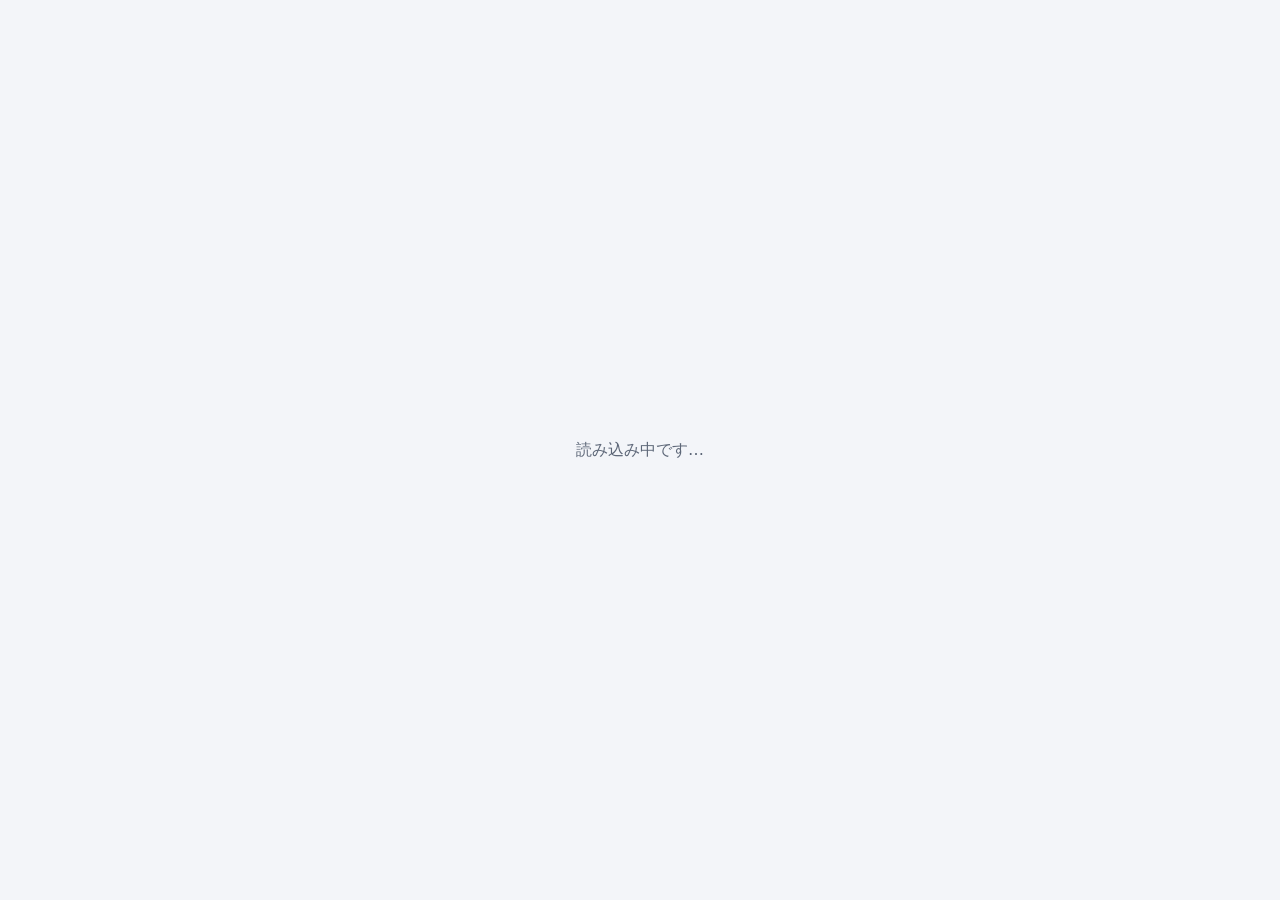
<file: gas/sa.html>
<!doctype html>
<html lang="ja">
<head>
<meta charset="utf-8">
<base target="_top">
<meta name="viewport" content="width=device-width, initial-scale=1, viewport-fit=cover">
<title>AIメモSA管理</title>
<style>
  :root {
    --bg:#f3f5f9; --card:#ffffff; --ink:#1c2433; --sub:#5d6778; --faint:#8a94a6; --line:#e0e5ee; --line2:#edf0f5;
    --primary:#2f55c8; --primary-weak:#e9eefc; --ok:#1a7f4b; --ok-weak:#e3f5ea; --warn:#b45309; --warn-weak:#fff1dd;
    --bad:#b42318; --bad-weak:#fdecea; --gray-weak:#eef0f4; --sel:#f0f4ff;
    --radius:10px; --shadow:0 1px 2px rgba(28,36,51,.05), 0 4px 14px rgba(28,36,51,.04);
  }
  * { box-sizing:border-box; }
  html, body { height:100%; }
  body { margin:0; background:var(--bg); color:var(--ink); font:14px/1.6 "Yu Gothic UI","Meiryo UI","Hiragino Sans",system-ui,sans-serif; overflow:hidden; }
  button { font:inherit; cursor:pointer; }
  button:disabled { cursor:not-allowed; opacity:.55; }
  input, select, textarea { font:inherit; color:inherit; }
  .hidden { display:none !important; }

  .app { display:grid; grid-template-columns:208px 1fr; height:100vh; }
  /* 左サイドバー */
  .side { background:#18213a; color:#c9d2ea; display:flex; flex-direction:column; padding:18px 12px; gap:4px; }
  .brand { color:#fff; font-weight:700; font-size:16px; letter-spacing:.02em; padding:2px 10px 14px; }
  .brand small { display:block; font-weight:400; font-size:11px; color:#8f9bbd; margin-top:2px; }
  .nav { border:0; background:transparent; color:inherit; text-align:left; padding:9px 12px; border-radius:8px; display:flex; justify-content:space-between; align-items:center; }
  .nav:hover { background:rgba(255,255,255,.07); }
  .nav.on { background:rgba(255,255,255,.14); color:#fff; font-weight:600; }
  .nav .n { font-size:12px; background:rgba(255,255,255,.12); border-radius:999px; padding:0 8px; min-width:26px; text-align:center; }
  .side .grow { flex:1; }
  .sidelink { border:0; background:transparent; color:#9eaacb; text-align:left; padding:8px 10px; font-size:12px; border-radius:8px; }
  .sidelink:hover { background:rgba(255,255,255,.07); color:#fff; }
  a.sidelink { display:block; text-decoration:none; }
  .clog { list-style:none; margin:0; padding:0; max-height:55vh; overflow:auto; }
  .clog li { padding:8px 0; border-bottom:1px solid var(--line2); }
  .clog li:last-child { border-bottom:0; }
  .clog .d { display:block; font-size:12px; color:var(--faint); }
  .me { font-size:12px; color:#9eaacb; padding:10px; border-top:1px solid rgba(255,255,255,.1); }
  .me b { color:#fff; display:block; font-size:13px; }

  /* 本体 */
  .main { display:flex; flex-direction:column; min-width:0; height:100vh; }
  .top { display:flex; gap:12px; align-items:center; padding:12px 18px; background:var(--card); border-bottom:1px solid var(--line); }
  .top h1 { font-size:16px; margin:0; font-weight:700; white-space:nowrap; }
  .search { flex:1; max-width:520px; position:relative; }
  .search input { width:100%; padding:8px 12px 8px 34px; border:1px solid var(--line); border-radius:999px; background:#f7f9fc; }
  .search::before { content:"🔍"; position:absolute; left:12px; top:7px; font-size:13px; opacity:.6; }
  .top .spacer { flex:1; }
  .busymsg { font-size:12px; color:var(--primary); white-space:nowrap; }
  .bootmsg { position:fixed; inset:0; background:var(--bg); z-index:60; display:flex; align-items:center; justify-content:center; font-size:16px; color:var(--sub); }
  .bootmsg.hidden { display:none; }
  .chip { font-size:12px; color:var(--sub); background:var(--gray-weak); padding:3px 10px; border-radius:999px; white-space:nowrap; }
  .btn { border:1px solid var(--line); background:#fff; padding:6px 14px; border-radius:8px; color:var(--ink); }
  .btn:hover:not(:disabled) { background:#f6f8fc; }
  .btn.primary { background:var(--primary); border-color:var(--primary); color:#fff; }
  .btn.primary:hover:not(:disabled) { background:#2548ad; }
  .btn.danger { color:var(--bad); border-color:#f0c8c3; }
  .btn.small { padding:3px 9px; font-size:12px; }
  a.btn { display:inline-block; text-decoration:none; white-space:nowrap; }
  .btn.accent { background:#0f8a7e; border-color:#0f8a7e; color:#fff; }
  .btn.accent:hover { background:#0c7369; border-color:#0c7369; }
  .btn[aria-pressed="true"] { background:var(--primary-weak); border-color:#c9d6fa; color:#233a85; font-weight:600; }

  .banner { margin:10px 18px 0; padding:10px 14px; border-radius:var(--radius); display:flex; gap:12px; align-items:center; border:1px solid; }
  .banner.err { background:var(--bad-weak); border-color:#f3c5c0; color:#7a1a12; }
  .banner.warn { background:var(--warn-weak); border-color:#f1d4a8; color:#6b3a07; }
  .banner.info { background:var(--primary-weak); border-color:#c9d6fa; color:#233a85; }
  .banner .msg { flex:1; }

  .kpis { display:grid; grid-template-columns:repeat(5, 1fr); gap:10px; padding:12px 18px 4px; }
  .kpi { background:var(--card); border:1px solid var(--line); border-radius:var(--radius); padding:10px 14px; text-align:left; box-shadow:var(--shadow); }
  .kpi:hover { border-color:#b8c6f0; }
  .kpi.on { border-color:var(--primary); background:var(--sel); }
  .kpi .l { color:var(--sub); font-size:12px; }
  .kpi .v { font-size:24px; font-weight:700; line-height:1.2; }

  .sumv { padding:12px 18px 16px; overflow:auto; flex:1; min-height:0; }
  .sumv .bar { display:flex; gap:10px; align-items:center; margin-bottom:10px; }
  .sumv .bar h2 { margin:0; font-size:16px; }
  .sumv select { padding:5px 8px; border:1px solid var(--line); border-radius:8px; background:#fff; }
  .sumv .cards { display:grid; grid-template-columns:repeat(4, 1fr); gap:10px; margin-bottom:14px; }
  .sumv .card { background:var(--card); border:1px solid var(--line); border-radius:var(--radius); padding:10px 14px; text-align:left; }
  .sumv .card .l { font-size:12px; color:var(--sub); } .sumv .card .v { font-size:22px; font-weight:700; }
  .sumv .box { background:var(--card); border:1px solid var(--line); border-radius:var(--radius); padding:10px 14px; margin-bottom:14px; }
  .sumv .box h3 { margin:0 0 6px; font-size:14px; }
  .sumv table { width:100%; border-collapse:collapse; font-size:13px; }
  .sumv th, .sumv td { padding:6px 8px; border-bottom:1px solid var(--line2); text-align:right; }
  .sumv th:first-child, .sumv td:first-child { text-align:left; }
  .sumv th { color:var(--sub); font-weight:600; font-size:12px; }
  .sumv .num { border:0; background:transparent; color:var(--primary); padding:0 4px; text-decoration:underline; }
  .sumv .num:disabled { color:var(--faint); text-decoration:none; }
  .sumv .pick li { list-style:none; } .sumv .pick ul { margin:0; padding:0; }
  .sumv .pick button.it { width:100%; text-align:left; border:0; border-bottom:1px solid var(--line2); background:transparent; padding:8px 4px; display:flex; gap:8px; align-items:center; }
  .sumv .pick button.it:hover { background:var(--sel); }
  .cols { display:grid; grid-template-columns:minmax(300px, 360px) minmax(380px, 1fr) minmax(260px, 320px); gap:12px; padding:10px 18px 16px; flex:1; min-height:0; }
  .col { background:var(--card); border:1px solid var(--line); border-radius:var(--radius); box-shadow:var(--shadow); display:flex; flex-direction:column; min-height:0; min-width:0; }
  .col .hd { padding:12px 14px 10px; border-bottom:1px solid var(--line2); }
  .col .hd h2 { font-size:13px; margin:0; color:var(--sub); font-weight:700; letter-spacing:.04em; }
  .col > .bd { overflow:auto; flex:1; min-height:0; }

  /* 一覧 */
  .filters { display:grid; grid-template-columns:1fr 1fr; gap:6px; margin-top:8px; }
  .filters select { width:100%; padding:5px 8px; border:1px solid var(--line); border-radius:8px; background:#fff; }
  .listbar { display:flex; align-items:center; gap:8px; margin-top:8px; color:var(--sub); font-size:12px; }
  .listbar .grow { flex:1; }
  .orderbar { padding:8px 14px; background:var(--warn-weak); border-bottom:1px solid #f1d4a8; display:flex; gap:8px; align-items:center; font-size:12px; color:#6b3a07; }
  #list { padding:10px; display:flex; flex-direction:column; gap:10px; background:#f3f5fa; }
  #list .empty, #list .placeholder { background:transparent; }
  .card-item { display:flex; gap:6px; align-items:stretch; background:#fff; border:1px solid var(--line); border-radius:12px; box-shadow:0 1px 2px rgba(20,30,60,.06); overflow:hidden; }
  .card-item { flex-shrink:0; }
  .card-item:hover { border-color:#b8c6f0; }
  .card-item .main-btn { flex:1; text-align:left; border:0; background:transparent; padding:11px 8px 11px 14px; min-width:0; border-left:4px solid transparent; }
  .card-item.on { border-color:var(--primary); background:var(--sel); box-shadow:0 0 0 1px var(--primary); }
  .card-item.on .main-btn { border-left-color:var(--primary); }
  .card-item .top1 { display:flex; gap:8px; align-items:flex-start; justify-content:space-between; }
  .card-item .t { font-weight:700; overflow:hidden; text-overflow:ellipsis; white-space:nowrap; min-width:0; }
  .card-item .m { color:var(--sub); font-size:12px; margin-top:6px; display:grid; grid-template-columns:1fr 1fr; gap:3px 10px; }
  .card-item .m .k { color:var(--faint); margin-right:4px; }
  .card-item .due { margin-top:6px; font-size:12px; display:flex; flex-wrap:wrap; gap:4px 8px; align-items:center; }
  .mover { display:flex; flex-direction:column; justify-content:center; padding-right:8px; gap:2px; }
  .mover button { border:1px solid var(--line); background:#fff; border-radius:6px; line-height:1; padding:2px 6px; font-size:11px; color:var(--sub); }
  .badge.archived { background:#e6e8ee; color:#5d6778; }
  .archived-note { margin:6px 0 2px; padding:6px 10px; border-radius:8px; background:#eef0f4; color:#4a5468; font-size:12px; }
  .badge { display:inline-block; padding:0 9px; border-radius:999px; font-size:12px; font-weight:600; line-height:20px; white-space:nowrap; }
  .st-unassigned { background:var(--gray-weak); color:#475066; }
  .st-in_progress { background:var(--primary-weak); color:#233a85; }
  .st-waiting_sales { background:var(--warn-weak); color:#8a4b06; }
  .st-completed { background:var(--ok-weak); color:var(--ok); }
  .urgent { background:var(--bad-weak); color:var(--bad); }
  .empty { padding:36px 18px; color:var(--sub); text-align:center; }
  .empty b { display:block; color:var(--ink); margin-bottom:6px; }

  /* 詳細 */
  .detail-pad { padding:16px 18px 28px; }
  .dh { display:flex; gap:10px; align-items:flex-start; flex-wrap:wrap; }
  .dh h3 { margin:0; font-size:18px; line-height:1.4; flex:1; min-width:200px; }
  .meta { color:var(--sub); font-size:12px; margin-top:4px; display:flex; flex-wrap:wrap; gap:2px 14px; }
  .actions { display:flex; flex-wrap:wrap; gap:8px; margin:14px 0 4px; padding:12px; background:#f7f9fd; border:1px solid var(--line2); border-radius:var(--radius); align-items:center; }
  .actions .who { color:var(--sub); margin-right:6px; }
  .actions .who b { color:var(--ink); }
  .sec { margin-top:18px; }
  .sec > h4 { margin:0 0 8px; font-size:12px; letter-spacing:.06em; color:var(--sub); display:flex; align-items:center; gap:8px; }
  .sec > h4 .r { margin-left:auto; font-weight:400; letter-spacing:0; }
  .orig { white-space:pre-wrap; background:#fafbfd; border:1px solid var(--line2); border-radius:8px; padding:10px 12px; }
  table.kv { width:100%; border-collapse:collapse; }
  table.kv th { width:34%; text-align:left; color:var(--sub); font-weight:600; padding:6px 10px 6px 0; vertical-align:top; border-bottom:1px solid var(--line2); }
  table.kv td { padding:6px 0; border-bottom:1px solid var(--line2); }
  .unconfirmed { color:var(--faint); }
  textarea.note { width:100%; min-height:84px; border:1px solid var(--line); border-radius:8px; padding:8px 10px; resize:vertical; }
  .hist { list-style:none; margin:0; padding:0; }
  .hist li { padding:7px 0; border-bottom:1px solid var(--line2); }
  .hist .when { color:var(--faint); font-size:12px; }
  .placeholder { color:var(--faint); padding:60px 20px; text-align:center; }
  .thread-note { font-size:12px; color:var(--faint); padding:10px 14px; border-top:1px solid var(--line2); }
  .msg-item { padding:10px 14px; border-bottom:1px solid var(--line2); }
  .msg-item.mine { background:#f6f8ff; }
  .msg-item.new { border-left:3px solid var(--primary); }
  .msg-item .who { font-size:12px; color:var(--sub); display:flex; flex-wrap:wrap; gap:2px 8px; align-items:center; }
  .msg-item .bd2 { white-space:pre-wrap; margin-top:2px; }
  .msg-item .tools { margin-top:4px; font-size:12px; }
  .msg-item .tools button { border:0; background:transparent; color:var(--primary); padding:0; text-decoration:underline; }
  .tag { display:inline-block; border-radius:999px; padding:0 8px; font-size:11px; line-height:18px; background:var(--gray-weak); color:#475066; }
  .tag.q { background:var(--warn-weak); color:#8a4b06; } .tag.c { background:#efe9fb; color:#5a3a9a; } .tag.new { background:var(--primary); color:#fff; }
  .tag.ok { background:var(--ok-weak); color:var(--ok); } .tag.ng { background:var(--bad-weak); color:var(--bad); }
  .badge.unread { background:var(--primary); color:#fff; }
  .compose { border-top:1px solid var(--line); padding:10px 14px; background:#fbfcff; }
  .compose .kinds { display:flex; gap:14px; margin-bottom:6px; font-size:13px; }
  .compose textarea { width:100%; min-height:72px; border:1px solid var(--line); border-radius:8px; padding:8px 10px; resize:vertical; }
  .compose .row { display:flex; gap:8px; align-items:center; margin-top:6px; }
  .compose .st { font-size:12px; color:var(--sub); flex:1; }
  .compose .st.err { color:var(--bad); }
  .compose .quote { font-size:12px; color:var(--sub); background:var(--gray-weak); border-radius:6px; padding:4px 8px; margin-bottom:6px; }
  .bellwrap { position:relative; }
  .bn { position:absolute; top:-6px; right:-6px; background:var(--bad); color:#fff; border-radius:999px; font-size:11px; min-width:18px; line-height:18px; text-align:center; padding:0 4px; }
  .pop { position:absolute; right:0; top:36px; width:340px; max-height:70vh; overflow:auto; background:#fff; border:1px solid var(--line); border-radius:12px; box-shadow:0 12px 36px rgba(28,36,51,.2); z-index:30; }
  .pop .ph { padding:10px 14px; border-bottom:1px solid var(--line2); display:flex; align-items:center; gap:8px; font-weight:700; }
  .pop .ph .grow { flex:1; }
  .pop .it { display:block; width:100%; text-align:left; border:0; background:transparent; padding:10px 14px; border-bottom:1px solid var(--line2); }
  .pop .it:hover { background:#f8faff; }
  .pop .it .k { font-size:12px; color:var(--sub); display:flex; gap:8px; align-items:center; }
  .pop .it.seen { opacity:.6; }
  .files { list-style:none; margin:0; padding:0; }
  .files li { padding:8px 14px; border-bottom:1px solid var(--line2); }

  /* ダイアログ */
  .modal { position:fixed; inset:0; background:rgba(20,28,45,.45); display:flex; align-items:center; justify-content:center; z-index:30; padding:16px; }
  .dlg { background:#fff; border-radius:14px; width:min(480px, 100%); box-shadow:0 20px 60px rgba(0,0,0,.25); }
  .dlg .dh2 { padding:16px 20px 8px; font-size:16px; font-weight:700; }
  .dlg .db { padding:4px 20px 8px; }
  .dlg .df { padding:12px 20px 18px; display:flex; justify-content:flex-end; gap:8px; }
  .field { margin:10px 0; }
  .field label { display:block; font-size:12px; color:var(--sub); margin-bottom:4px; font-weight:600; }
  .field input[type=text], .field input[type=date], .field select, .field textarea { width:100%; padding:7px 10px; border:1px solid var(--line); border-radius:8px; }
  .field .err { color:var(--bad); font-size:12px; margin-top:4px; }
  .summary { background:#f7f9fd; border:1px solid var(--line2); border-radius:8px; padding:8px 12px; margin:6px 0 4px; font-size:13px; }

  #toast { position:fixed; bottom:18px; left:50%; transform:translateX(-50%); background:#1c2433; color:#fff; padding:9px 18px; border-radius:999px; font-size:13px; z-index:40; box-shadow:0 8px 24px rgba(0,0,0,.25); }
  .overlay-page { position:fixed; inset:0; background:var(--bg); z-index:50; display:flex; align-items:center; justify-content:center; padding:16px; }
  .overlay-page .card { background:#fff; border:1px solid var(--line); border-radius:14px; padding:28px; width:min(520px,100%); box-shadow:var(--shadow); }
  .overlay-page h1 { margin:0 0 8px; font-size:18px; }
  @media (max-width:1100px) { .cols { grid-template-columns:minmax(260px, 320px) 1fr; } .col.thread { display:none; } }
</style>
</head>
<body>
<div id="bootMsg" class="bootmsg" role="status" aria-live="polite">読み込み中です…</div>
<div class="app">
  <aside class="side">
    <div class="brand">AIメモSA管理<small>SA依頼ワークスペース</small></div>
    <div id="nav"></div>
    <div class="grow"></div>
    <button class="sidelink" id="changeLogBtn" type="button">更新履歴</button>
    <a class="sidelink" id="manualLink" href="https://script.google.com/a/macros/marubishi-group.co.jp/s/AKfycbxFOoDzJRaCTjJ5W60q3kPlx5OSVnyhcCMqQPuJnSSZzh3ieeKrWoUlGV7PN2QZ4HH0/exec?view=manual" target="_blank" rel="noopener">マニュアル</a>
    <div class="me" id="me">読み込み中です…</div>
  </aside>
  <div class="main">
    <header class="top">
      <h1>SA依頼</h1>
      <div class="search"><input id="kw" type="search" placeholder="件名・依頼内容・営業名・担当者で検索" aria-label="検索" maxlength="100"></div>
      <span class="spacer"></span>
      <span class="chip" id="branchChip"></span>
      <span class="bellwrap"><button class="btn small" id="bellBtn" type="button" aria-label="新着・未読" aria-expanded="false">🔔 新着<span id="bellN" class="bn hidden"></span></button>
        <div id="pop" class="pop hidden" role="dialog" aria-label="新着・未読"></div></span>
      <span class="busymsg hidden" id="busyMsg" role="status" aria-live="polite"></span>
      <a class="btn small accent" id="productSearchLink" href="https://script.google.com/macros/s/AKfycbx560I3oBT7gz06jrkb1zQJB2uTRbEDT8v70eJ9o12J_zzbwAxjuNjxGWXzzlSKPKP92A/exec" target="_blank" rel="noopener">商品検索AI</a>
      <a class="btn small" id="feedbackLink" href="https://script.google.com/a/macros/marubishi-group.co.jp/s/AKfycbzjuy5sRg9508tMq2EY2_LJfwe8Vky4HQlITv6xkeACfU_cQHIETRNTrfgLsicvsIA/exec?view=feedback" target="_blank" rel="noopener">改善・不具合を報告する</a>
      <button class="btn small" id="storageBtn" type="button">保存先設定</button>
      <button class="btn small" id="reloadBtn" type="button">最新に更新</button>
    </header>
    <div id="banner" class="banner hidden" role="alert"></div>
    <section class="kpis" id="kpis" aria-label="件数"></section>
    <section class="sumv hidden" id="summaryView" aria-label="集計"></section>
    <section class="cols" id="cols">
      <div class="col" id="colList">
        <div class="hd">
          <h2>依頼一覧</h2>
          <div class="filters">
            <select id="fStatus" aria-label="状態"><option value="">状態：すべて</option><option value="unassigned">未担当</option><option value="in_progress">対応中</option><option value="waiting_sales">営業回答待ち</option><option value="completed">完了</option><option value="archived">アーカイブ</option></select>
            <select id="fAssignee" aria-label="担当者"></select>
            <select id="fDue" aria-label="期限"><option value="">期限：すべて</option><option value="overdue">期限超過</option><option value="today">本日</option><option value="within3">3日以内</option><option value="urgent">急ぎ</option></select>
            <button class="btn small" id="clearBtn" type="button">条件をクリア</button>
          </div>
          <div class="listbar"><span id="count"></span><span class="grow"></span><button class="btn small" id="hideDoneBtn" type="button" aria-pressed="false">完了を隠す</button></div>
        </div>
        <div id="orderBar" class="orderbar hidden"></div>
        <div class="bd" id="list"></div>
      </div>
      <div class="col" id="colDetail"><div class="bd" id="detail"><div class="placeholder">左の一覧から依頼を選んでください。</div></div></div>
      <div class="col thread" id="colThread">
        <div class="hd"><h2>スレッド</h2></div>
        <div class="bd" id="thread"><div class="placeholder">依頼を選ぶと、やり取りが表示されます。</div></div>
        <div class="compose hidden" id="compose"></div>
      </div>
    </section>
  </div>
</div>
<div id="modal" class="modal hidden" role="dialog" aria-modal="true"></div>
<div id="toast" class="hidden" role="status" aria-live="polite"></div>
<div id="gate" class="overlay-page hidden"></div>

<script>
(function () {
  'use strict';
  var STATUS = { unassigned: '未担当', in_progress: '対応中', waiting_sales: '営業回答待ち', completed: '完了' };
  var S = { profile: null, items: [], counts: null, total: 0, f: { status: '', assignee: '', dueFilter: '', keyword: '', unread: false }, hideDone: false, selectedId: null, detail: null, history: null,
    order: null, dirtyOrder: false, listBusy: false, writeBusy: false, retry: null,
    draft: {}, posting: false, composeErr: '', notices: [], known: {}, pollReady: false, pollBusy: false, popOpen: false, upBusy: false, upMsg: '', upRetry: null, dlBusy: false };
  var MSG_TYPE = { question: '質問', normal: '投稿', sales_reply: '返信', correction: '訂正', attachment_link: '成果物' };
  var ATTACH_MAX = 10 * 1024 * 1024;

  /* ---------- 小道具 ---------- */
  function el(tag, attrs, kids) {
    var e = document.createElement(tag);
    if (attrs) Object.keys(attrs).forEach(function (k) {
      if (k === 'class') e.className = attrs[k]; else if (k === 'text') e.textContent = attrs[k];
      else if (k.indexOf('on') === 0) e.addEventListener(k.slice(2), attrs[k]); else if (attrs[k] !== false && attrs[k] !== null && attrs[k] !== undefined) e.setAttribute(k, attrs[k] === true ? '' : attrs[k]);
    });
    (kids || []).forEach(function (c) { if (c !== null && c !== undefined) e.appendChild(typeof c === 'string' ? document.createTextNode(c) : c); });
    return e;
  }
  function $(id) { return document.getElementById(id); }
  function clear(node) { while (node.firstChild) node.removeChild(node.firstChild); }
  function opId() { var a = new Uint8Array(12); (window.crypto || window.msCrypto).getRandomValues(a); return 'op-' + Array.prototype.map.call(a, function (b) { return ('0' + b.toString(16)).slice(-2); }).join(''); }
  function fmtTime(s) { var m = String(s || '').match(/^(\d{4})-(\d{2})-(\d{2})T(\d{2}):(\d{2})/); return m ? m[1] + '/' + m[2] + '/' + m[3] + ' ' + m[4] + ':' + m[5] : String(s || ''); }
  function badge(status) { return el('span', { class: 'badge st-' + status, text: STATUS[status] || status }); }
  var toastTimer = null;
  function toast(msg) { var t = $('toast'); t.textContent = msg; t.classList.remove('hidden'); clearTimeout(toastTimer); toastTimer = setTimeout(function () { t.classList.add('hidden'); }, 2600); }

  /* ---------- 処理中の表示（実際の通信の状態と連動する。通信が終わる・失敗すると消える） ---------- */
  var BUSY = { kinds: {} }, BUSY_TEXT = { send: '送信中です…', save: '保存中です…', update: '更新中です…', load: '読み込み中です…' }, BUSY_ORDER = ['send', 'save', 'update', 'load'];
  var API_KIND = { postMessage: 'send', archiveRequest: 'save', claimRequest: 'save', reassignRequest: 'save', changeRequestStatus: 'save', updateSaNote: 'save', correctRequestDueDate: 'save', saveMyRequestOrder: 'save',
    saveBranchStorageSetting: 'save', registerAttachment: 'save', completeRequest: 'save', markThreadRead: 'quiet' };
  function busyShow() {
    var t = '', i; for (i = 0; i < BUSY_ORDER.length; i++) if (BUSY.kinds[BUSY_ORDER[i]] > 0) { t = BUSY_TEXT[BUSY_ORDER[i]]; break; }
    var e = $('busyMsg'); if (e) { e.textContent = t; if (t) e.classList.remove('hidden'); else e.classList.add('hidden'); }
  }
  // opts：{ kind: 'update'（画面の更新ボタン）, quiet: true（自動の問い合わせ。表示しない） }
  function api(name, arg, opts) {
    var kind = (opts && opts.quiet) ? 'quiet' : ((opts && opts.kind) || API_KIND[name] || 'load'), track = kind !== 'quiet';
    if (track) { BUSY.kinds[kind] = (BUSY.kinds[kind] || 0) + 1; busyShow(); }
    return new Promise(function (resolve) {
      var done = function (res) { if (track) { BUSY.kinds[kind]--; busyShow(); } resolve(res); };
      var r = google.script.run.withSuccessHandler(done).withFailureHandler(function () { done({ success: false, error: { code: 'NETWORK', message: '通信に失敗しました。' } }); });
      if (arg === undefined) r[name](); else r[name](arg);
    });
  }

  /* ---------- CM-01：エラー・状態の表示 ---------- */
  function showBanner(kind, message, actions) {
    var b = $('banner'); clear(b); b.className = 'banner ' + kind;
    b.appendChild(el('div', { class: 'msg', text: message }));
    (actions || []).forEach(function (a) { b.appendChild(el('button', { class: 'btn small', type: 'button', text: a.label, onclick: a.fn })); });
    b.classList.remove('hidden');
  }
  function hideBanner() { $('banner').classList.add('hidden'); }
  // 本人確認・権限の失敗（CM-01）の文言。理由（reason）はAPIが返す。
  function authText(res, who) {
    var d = (res && res.error && res.error.details) || {}, r = d.reason;
    var m = { email_missing: 'ログイン中のメールアドレスを取得できませんでした。会社のGoogleアカウントでログインし直してください。', not_in_master: '登録されていない担当者です。管理者に連絡してください。',
      inactive: 'このアカウントは現在、利用が停止されています。管理者に連絡してください。', branch_missing: '所属営業所が設定されていません。管理者に連絡してください。' };
    if (r === 'role_not_permitted') return 'この画面は' + who + 'です。あなたの役割は「' + (d.roleLabel || '') + '」のため、使えません。';
    return m[r] || (res && res.error && res.error.message) || '利用できません。';
  }
  // 画面を開いた直後から出している「読み込み中です…」を消す（初期化が終わったとき・失敗したとき）
  function hideBoot() { var b = document.getElementById('bootMsg'); if (b) b.classList.add('hidden'); }
  function gate(title, message) {
    hideBoot();
    var g = $('gate'); clear(g);
    g.appendChild(el('div', { class: 'card' }, [el('h1', { text: title }), el('p', { text: message }), el('p', { class: 'unconfirmed', text: 'データは表示も変更もされていません。' }),
      el('button', { class: 'btn', type: 'button', text: 'もう一度開く', onclick: function () { location.reload(); } })]));
    g.classList.remove('hidden');
  }
  // 失敗の種類ごとの表示。戻り値：true なら呼び出し側が続きの処理をしない。
  function handleFail(res, retryFn) {
    var code = res && res.error && res.error.code, msg = res && res.error && res.error.message;
    if (code === 'AUTH_REQUIRED' || code === 'FORBIDDEN') { gate(code === 'AUTH_REQUIRED' ? '本人を確認できませんでした' : 'この操作は使えません', authText(res, 'SA担当者（営業支援担当）用')); return true; }
    if (code === 'CONFLICT') { showBanner('warn', msg, [{ label: '最新を読み込む', fn: function () { hideBanner(); reloadAll(); } }]); reloadAll(); return true; }
    if (code === 'NOT_FOUND') { showBanner('warn', msg, [{ label: '一覧を更新', fn: function () { hideBanner(); S.selectedId = null; S.detail = null; reloadAll(); } }]); return true; }
    if (code === 'NETWORK') { showBanner('err', '通信に失敗しました。操作は反映されていない可能性があります。', retryFn ? [{ label: 'もう一度試す', fn: function () { hideBanner(); retryFn(); } }] : []); return true; }
    if (code === 'VALIDATION_ERROR') return false;
    showBanner('err', msg || '処理に失敗しました。', retryFn ? [{ label: 'もう一度試す', fn: function () { hideBanner(); retryFn(); } }] : []);
    return true;
  }
  function firstErr(res) { var d = res && res.error && res.error.details; return d && d.errors && d.errors[0] ? d.errors[0].message : (res && res.error && res.error.message) || '入力内容を確認してください。'; }

  /* ---------- SA-04 新着・未読（画面を開いている間、3秒ごとに問い合わせ） ---------- */
  function sig(it) { return { status: it.status, rowVersion: it.rowVersion, messageCount: it.messageCount, lastMessageId: it.lastMessageId, unreadCount: it.unreadCount, assignedUserId: it.assignedUserId }; }
  function nowIsoLocal() { var d = new Date(), p = function (n) { return ('0' + n).slice(-2); }; return d.getFullYear() + '-' + p(d.getMonth() + 1) + '-' + p(d.getDate()) + 'T' + p(d.getHours()) + ':' + p(d.getMinutes()); }
  function addNotice(type, it, at, quiet) {
    var key = type + ':' + it.requestId + ':' + (type === 'reply' ? it.lastMessageId : '');
    if (S.notices.some(function (n) { return n.key === key; })) return;
    S.notices.unshift({ key: key, type: type, requestId: it.requestId, title: it.title, at: at || nowIsoLocal(), seen: false });
    if (!quiet) toast((type === 'new_request' ? '新しい依頼：' : '営業から返信：') + it.title);
  }
  function markNoticesSeen(id) { var ch = false; S.notices.forEach(function (n) { if (n.requestId === id && !n.seen) { n.seen = true; ch = true; } }); if (ch) renderBell(); }
  function renderBell() {
    var n = S.notices.filter(function (x) { return !x.seen; }).length, b = $('bellN');
    b.textContent = String(n); b.classList.toggle('hidden', n === 0);
    var pop = $('pop'); pop.classList.toggle('hidden', !S.popOpen); $('bellBtn').setAttribute('aria-expanded', S.popOpen ? 'true' : 'false');
    if (!S.popOpen) return;
    clear(pop);
    pop.appendChild(el('div', { class: 'ph' }, [el('span', { text: '新着・未読' }), el('span', { class: 'grow' }),
      el('button', { class: 'btn small', type: 'button', text: 'すべて既読', onclick: function () { S.notices.forEach(function (x) { x.seen = true; }); renderBell(); } }),
      el('button', { class: 'btn small', type: 'button', text: '閉じる', onclick: function () { S.popOpen = false; renderBell(); } })]));
    if (!S.notices.length) pop.appendChild(el('div', { class: 'empty', text: '新着はありません。' }));
    S.notices.forEach(function (x) {
      pop.appendChild(el('button', { class: 'it' + (x.seen ? ' seen' : ''), type: 'button', onclick: function () { S.popOpen = false; x.seen = true; renderBell(); if (S.selectedId !== x.requestId) select(x.requestId); } },
        [el('div', { class: 'k' }, [el('span', { class: 'tag ' + (x.type === 'reply' ? 'q' : ''), text: x.type === 'reply' ? '営業から返信' : '新規依頼' }), el('span', { text: fmtTime(x.at) })]), el('div', { text: x.title })]));
    });
  }
  function afterListLoaded() {
    if (!S.pollReady) {
      S.pollReady = true;
      S.items.forEach(function (it) { S.known[it.requestId] = sig(it); if (it.unreadCount > 0) addNotice('reply', it, it.lastMessageAt, true); });
      setInterval(pollNow, 3000);
    } else S.items.forEach(function (it) { S.known[it.requestId] = sig(it); });
    renderBell();
  }
  function quietListRefresh() {
    return api('listRequests', listParams(), { quiet: true }).then(function (res) {
      if (!res.success) return;
      if (S.dirtyOrder) {
        var byId = {}; res.data.items.forEach(function (it) { byId[it.requestId] = it; });
        var kept = S.items.filter(function (it) { return byId[it.requestId]; }).map(function (it) { return byId[it.requestId]; });
        res.data.items.forEach(function (it) { if (!kept.some(function (k) { return k.requestId === it.requestId; })) kept.push(it); });
        S.items = kept;
      } else S.items = res.data.items;
      S.counts = res.data.counts; S.total = res.data.total;
      renderKpis(); renderNav(); renderList(); renderBell();
    });
  }
  function pollNow() {
    if (S.pollBusy || document.hidden || !S.pollReady) return Promise.resolve();
    S.pollBusy = true;
    return api('listRequests', { page: 1, pageSize: 200 }, { quiet: true }).then(function (res) {
      S.pollBusy = false;
      if (!res.success) { var c = res.error && res.error.code; if (c === 'AUTH_REQUIRED' || c === 'FORBIDDEN') handleFail(res); return; }
      var changed = false, selChanged = false;
      res.data.items.forEach(function (it) {
        var prev = S.known[it.requestId];
        if (!prev) { addNotice('new_request', it, it.receivedAt); changed = true; }
        else {
          if (it.unreadCount > prev.unreadCount) addNotice('reply', it, it.lastMessageAt);
          if (JSON.stringify(sig(it)) !== JSON.stringify(prev)) changed = true;
          if (it.requestId === S.selectedId && (it.messageCount !== prev.messageCount || it.rowVersion !== prev.rowVersion)) selChanged = true;
        }
        S.known[it.requestId] = sig(it);
      });
      renderBell();
      if (changed && !S.listBusy) quietListRefresh();
      if (selChanged && !S.posting && !S.writeBusy && $('modal').classList.contains('hidden')) quietRefresh(S.selectedId);
    });
  }

  /* ---------- 起動 ---------- */
  function init() {
    api('getMyProfile').then(function (res) {
      if (!res.success) { hideBoot(); handleFail(res); return; }
      if (res.data.role !== 'sa') { gate('この操作は使えません', 'この画面はSA担当者（営業支援担当）用です。あなたの役割は「' + res.data.roleLabel + '」のため、使えません。'); return; }
      S.profile = res.data;
      clear($('me')); $('me').appendChild(el('b', { text: res.data.name })); $('me').appendChild(document.createTextNode(res.data.roleLabel + ' / ' + res.data.branch));
      $('branchChip').textContent = res.data.branch;
      var sel = $('fAssignee'); clear(sel);
      sel.appendChild(el('option', { value: '', text: '担当：すべて' }));
      sel.appendChild(el('option', { value: 'me', text: '担当：自分' }));
      sel.appendChild(el('option', { value: 'unassigned', text: '担当：未担当' }));
      res.data.saCandidates.forEach(function (c) { sel.appendChild(el('option', { value: c.userId, text: '担当：' + c.name })); });
      wire();
      reloadAll();
    });
  }
  function wire() {
    $('fStatus').addEventListener('change', function () { S.f.status = this.value; refreshList(true); });
    $('fAssignee').addEventListener('change', function () { S.f.assignee = this.value; refreshList(true); });
    $('fDue').addEventListener('change', function () { S.f.dueFilter = this.value; refreshList(true); });
    $('hideDoneBtn').addEventListener('click', function () { S.hideDone = !S.hideDone; refreshList(true); });
    $('clearBtn').addEventListener('click', function () { S.hideDone = false; setFilters({ status: '', assignee: '', dueFilter: '', keyword: '', unread: false }); });
    $('reloadBtn').addEventListener('click', function () {
      if (S.reloading) return;
      S.reloading = true; $('reloadBtn').disabled = true; hideBanner();
      var fin = function () { S.reloading = false; $('reloadBtn').disabled = false; };
      Promise.resolve(reloadAll('update')).then(fin, fin);
    });
    $('storageBtn').addEventListener('click', function () { storageDialog(); });
    $('changeLogBtn').addEventListener('click', function () { changeLogDialog(); });
    $('bellBtn').addEventListener('click', function (ev) { ev.stopPropagation(); S.popOpen = !S.popOpen; renderBell(); });
    document.addEventListener('click', function (ev) { if (S.popOpen && !$('pop').contains(ev.target)) { S.popOpen = false; renderBell(); } });
    document.addEventListener('keydown', function (ev) { if (ev.key === 'Escape' && S.popOpen) { S.popOpen = false; renderBell(); } });
    var t = null;
    $('kw').addEventListener('input', function () { var v = this.value; clearTimeout(t); t = setTimeout(function () { S.f.keyword = v; refreshList(true); }, 350); });
  }
  function setFilters(f) {
    if (S.view === 'summary') showWork();
    S.f = f; $('fStatus').value = f.status; $('fAssignee').value = f.assignee; $('fDue').value = f.dueFilter; $('kw').value = f.keyword; refreshList(true);
  }
  function filtersActive() { return !!(S.f.status || S.f.assignee || S.f.dueFilter || S.f.keyword || S.f.unread || S.hideDone); }
  // 「完了を隠す」：状態を選んでいないときだけ、完了以外の3状態に絞る（状態を選んだときは、その選択を優先する）。
  var OPEN_STATUSES = ['unassigned', 'in_progress', 'waiting_sales'];

  /* ---------- 一覧 ---------- */
  function listParams() {
    if (S.f.status === 'archived') return { status: [], archivedOnly: true, assignee: S.f.assignee, dueFilter: S.f.dueFilter, keyword: S.f.keyword, unreadOnly: !!S.f.unread, page: 1, pageSize: 200 };
    return { status: S.f.status ? [S.f.status] : (S.hideDone ? OPEN_STATUSES.slice() : []), assignee: S.f.assignee, dueFilter: S.f.dueFilter, keyword: S.f.keyword, unreadOnly: !!S.f.unread, page: 1, pageSize: 200 };
  }
  function refreshList(resetOrder, kind) {
    if (resetOrder) { S.order = null; S.dirtyOrder = false; }
    S.listBusy = true; renderList();
    return api('listRequests', listParams(), kind ? { kind: kind } : undefined).then(function (res) {
      S.listBusy = false; hideBoot();
      if (!res.success) { if (!handleFail(res, function () { refreshList(); })) showBanner('err', firstErr(res)); renderList(); return; }
      S.items = res.data.items; S.counts = res.data.counts; S.total = res.data.total;
      renderKpis(); renderNav(); renderList(); afterListLoaded();
    });
  }
  function reloadAll(kind) {
    return refreshList(true, kind).then(function () {
      if (S.selectedId) {
        if (!S.items.some(function (i) { return i.requestId === S.selectedId; }) && !filtersActive()) { S.selectedId = null; S.detail = null; renderDetail(); renderThread(); return; }
        return loadDetail(S.selectedId, kind);
      } else { renderDetail(); renderThread(); }
    });
  }
  function renderKpis() {
    var c = S.counts || {}, box = $('kpis'); clear(box);
    [['unassigned', '未担当'], ['in_progress', '対応中'], ['waiting_sales', '営業回答待ち'], ['completed', '完了'], ['', '合計']].forEach(function (k) {
      var n = k[0] ? c[k[0]] : c.total;
      box.appendChild(el('button', { class: 'kpi' + (S.f.status === k[0] && (k[0] || !S.f.status) ? ' on' : ''), type: 'button', onclick: function () { setFilters({ status: k[0], assignee: S.f.assignee, dueFilter: S.f.dueFilter, keyword: S.f.keyword }); } },
        [el('div', { class: 'l', text: k[1] }), el('div', { class: 'v', text: String(n === undefined ? '—' : n) })]));
    });
  }
  function renderNav() {
    var c = S.counts || {}, nav = $('nav'); clear(nav);
    [['', '', 'すべて', c.total], ['unassigned', '', '未担当', c.unassigned], ['in_progress', '', '対応中', c.in_progress], ['waiting_sales', '', '営業回答待ち', c.waiting_sales], ['completed', '', '完了', c.completed], ['', 'me', '自分の担当', null]].forEach(function (n) {
      var on = S.view !== 'summary' && S.f.status === n[0] && S.f.assignee === n[1] && !S.f.dueFilter && !S.f.keyword && !S.f.unread;
      nav.appendChild(el('button', { class: 'nav' + (on ? ' on' : ''), type: 'button', onclick: function () { setFilters({ status: n[0], assignee: n[1], dueFilter: '', keyword: '' }); } },
        [el('span', { text: n[2] }), n[3] === null || n[3] === undefined ? null : el('span', { class: 'n', text: String(n[3]) })]));
    });
    nav.appendChild(el('button', { class: 'nav' + (S.f.unread && S.view !== 'summary' ? ' on' : ''), type: 'button', onclick: function () { setFilters({ status: '', assignee: '', dueFilter: '', keyword: '', unread: true }); } },
      [el('span', { text: '未読あり' }), el('span', { class: 'n', text: String(c.unread || 0) })]));
    nav.appendChild(el('button', { class: 'nav' + (S.view === 'summary' ? ' on' : ''), type: 'button', id: 'navSummary', onclick: function () { showSummary(); } }, [el('span', { text: '集計' })]));
  }
  function dueText(it) {
    if (it.dueDate) return '期限 ' + it.dueDate;
    if (it.dueUrgent) return '急ぎ';
    return it.dueText ? '期限 ' + it.dueText : '';
  }
  function renderList() {
    var box = $('list'); clear(box);
    var hb = $('hideDoneBtn'); hb.textContent = S.hideDone ? '完了も表示' : '完了を隠す'; hb.setAttribute('aria-pressed', S.hideDone ? 'true' : 'false'); hb.disabled = !!S.f.status; hb.title = S.f.status ? '状態を選んでいるときは、その状態の依頼だけを表示します' : '';
    $('count').textContent = S.listBusy && !S.items.length ? '読み込み中です…' : S.total + '件' + (S.total > S.items.length ? '（先頭' + S.items.length + '件を表示）' : '');
    if (S.listBusy && !S.items.length) { box.appendChild(el('div', { class: 'empty', text: '読み込み中です…' })); renderOrderBar(); return; }
    if (!S.items.length) {
      box.appendChild(el('div', { class: 'empty' }, [el('b', { text: '該当する依頼はありません' }), filtersActive() ? el('button', { class: 'btn small', type: 'button', text: '条件をクリア', onclick: function () { S.hideDone = false; setFilters({ status: '', assignee: '', dueFilter: '', keyword: '' }); } }) : document.createTextNode('新しい依頼が取り込まれると、ここに表示されます。')]));
      renderOrderBar(); return;
    }
    var canMove = !filtersActive() && S.total <= S.items.length;
    S.items.forEach(function (it, i) {
      var kv = function (k, v, muted) { return el('span', {}, [el('span', { class: 'k', text: k }), el('span', { class: muted ? 'unconfirmed' : '', text: v })]); };
      var meta = el('div', { class: 'm' }, [kv('営業', it.salesUserName), it.customerName ? kv('得意先', it.customerName) : null, kv('担当', it.assignedName || '担当なし', !it.assignedName)]);
      var due = el('div', { class: 'due' }, [dueText(it) ? el('span', { class: it.dueUrgent && !it.dueDate ? 'badge urgent' : '', text: dueText(it) }) : el('span', { class: 'unconfirmed', text: '期限 未確認' }),
        it.extractionStatus === 'pending' ? el('span', { class: 'unconfirmed', text: 'AI構造化待ち' }) : null]);
      var main = el('button', { class: 'main-btn', type: 'button', onclick: function () { select(it.requestId); } }, [el('div', { class: 'top1' }, [el('div', { class: 't', text: it.title }), el('span', { style: 'display:flex;gap:4px;align-items:center' }, [it.unreadCount > 0 ? el('span', { class: 'badge unread', text: '未読 ' + it.unreadCount }) : null, it.archived ? el('span', { class: 'badge archived', text: 'アーカイブ' }) : null, badge(it.status)])]), meta, due]);
      var row = el('div', { class: 'card-item' + (it.requestId === S.selectedId ? ' on' : '') }, [main]);
      if (canMove) row.appendChild(el('div', { class: 'mover' }, [
        el('button', { type: 'button', title: '上へ', 'aria-label': '上へ', text: '▲', disabled: i === 0, onclick: function () { move(i, -1); } }),
        el('button', { type: 'button', title: '下へ', 'aria-label': '下へ', text: '▼', disabled: i === S.items.length - 1, onclick: function () { move(i, 1); } })]));
      box.appendChild(row);
    });
    renderOrderBar();
  }
  function renderOrderBar() {
    var bar = $('orderBar'); clear(bar);
    if (!S.dirtyOrder) { bar.classList.add('hidden'); return; }
    bar.classList.remove('hidden');
    bar.appendChild(el('span', { text: '並び順が変わっています（自分の画面だけに保存されます）。' }));
    bar.appendChild(el('span', { class: 'grow', style: 'flex:1' }));
    bar.appendChild(el('button', { class: 'btn small', type: 'button', text: '元に戻す', onclick: function () { refreshList(true); } }));
    bar.appendChild(el('button', { class: 'btn small primary', type: 'button', text: '並び順を保存', disabled: S.writeBusy, onclick: saveOrder }));
  }
  function move(i, d) {
    var j = i + d; if (j < 0 || j >= S.items.length) return;
    var t = S.items[i]; S.items[i] = S.items[j]; S.items[j] = t; S.dirtyOrder = true; renderList();
  }
  function saveOrder() {
    if (S.writeBusy) return; S.writeBusy = true; renderOrderBar();
    var sv = {}; S.items.forEach(function (it) { if (it.sortVersion) sv[it.requestId] = it.sortVersion; });
    var p = { orderedRequestIds: S.items.map(function (i) { return i.requestId; }), expectedSortVersions: sv, clientOperationId: opId() };
    var run = function () {
      api('saveMyRequestOrder', p).then(function (res) {
        S.writeBusy = false;
        if (!res.success) { if (!handleFail(res, run)) showBanner('err', firstErr(res)); renderOrderBar(); return; }
        toast('並び順を保存しました'); S.dirtyOrder = false; refreshList(true);
      });
    };
    run();
  }

  /* ---------- 詳細 ---------- */
  function select(id) {
    if (S.dirtyOrder && !window.confirm('保存していない並び順の変更があります。破棄して移動しますか？')) return;
    S.selectedId = id; renderList(); loadDetail(id);
  }
  function loadDetail(id, kind) {
    S.detail = null; S.history = null; renderDetail(true); renderThread();
    var o = kind ? { kind: kind } : undefined;
    return Promise.all([api('getRequestDetail', { requestId: id }, o), api('getActivityHistory', { requestId: id, page: 1 }, o)]).then(function (rs) {
      if (S.selectedId !== id) return;
      if (!rs[0].success) { if (!handleFail(rs[0], function () { loadDetail(id); })) showBanner('err', firstErr(rs[0])); S.detail = null; renderDetail(); return; }
      S.detail = rs[0].data; S.history = rs[1].success ? rs[1].data : null; renderDetail(); renderThread(); markViewedRead(id);
    });
  }
  function quietRefresh(id) {
    return Promise.all([api('getRequestDetail', { requestId: id }, { quiet: true }), api('getActivityHistory', { requestId: id, page: 1 }, { quiet: true })]).then(function (rs) {
      if (S.selectedId !== id || !rs[0].success) return;
      S.detail = rs[0].data; S.history = rs[1].success ? rs[1].data : null; renderDetail(); renderThread(); markViewedRead(id);
    });
  }
  // 開いている依頼の既読を、本人の分だけ更新する（API-08）。
  function markViewedRead(id) {
    markNoticesSeen(id);
    var d = S.detail; if (!d || d.request.requestId !== id || !(d.request.unreadCount > 0)) return;
    api('markThreadRead', { requestId: id }).then(function (res) {
      if (!res.success) return;
      d.request.unreadCount = 0;
      S.items.forEach(function (it) { if (it.requestId === id) it.unreadCount = 0; });
      if (S.known[id]) S.known[id].unreadCount = 0;
      if (S.counts) S.counts.unread = S.items.filter(function (it) { return it.unreadCount > 0; }).length;
      renderList(); renderNav(); renderBell();
    });
  }
  function ext(v) { return v ? el('span', { text: v }) : el('span', { class: 'unconfirmed', text: '未確認' }); }
  function renderDetail(loading) {
    var box = $('detail'); clear(box);
    if (loading) { box.appendChild(el('div', { class: 'placeholder', text: '読み込み中です…' })); return; }
    var d = S.detail;
    if (!d) { box.appendChild(el('div', { class: 'placeholder', text: S.selectedId ? '依頼を表示できませんでした。' : '左の一覧から依頼を選んでください。' })); return; }
    var r = d.request, a = d.allowedActions, pad = el('div', { class: 'detail-pad' });
    pad.appendChild(el('div', { class: 'dh' }, [el('h3', { text: r.title }), badge(r.status)]));
    pad.appendChild(el('div', { class: 'meta' }, [el('span', { text: '受付 ' + fmtTime(r.receivedAt) }), el('span', { text: '営業 ' + r.salesUserName }), r.customerName ? el('span', { text: '得意先 ' + r.customerName }) : null, el('span', { text: '営業所 ' + r.branch })]));
    var act = el('div', { class: 'actions' }, [el('span', { class: 'who' }, [document.createTextNode('担当：'), r.assignedName ? el('b', { text: r.assignedName }) : el('b', { class: 'unconfirmed', text: '未担当' })])]);
    if (a.canClaim) act.appendChild(el('button', { class: 'btn primary', type: 'button', text: '担当する', onclick: function () { claimDialog(); } }));
    if (a.canReassign) act.appendChild(el('button', { class: 'btn', type: 'button', text: '担当を変更', onclick: function () { reassignDialog(); } }));
    a.statusTargets.forEach(function (t) {
      var label = t === 'waiting_sales' ? '営業回答待ちにする' : (t === 'unassigned' ? '未担当に戻す' : (r.status === 'completed' ? '対応を再開する' : '対応中に戻す'));
      act.appendChild(el('button', { class: 'btn' + (t === 'unassigned' ? ' danger' : ''), type: 'button', text: label, disabled: S.writeBusy, onclick: function () { changeStatus(t, label); } }));
    });
    if (a.canComplete) act.appendChild(el('button', { class: 'btn primary', type: 'button', id: 'completeBtn', text: '完了登録', disabled: S.writeBusy, onclick: function () { completeDialog(); } }));
    if (a.canArchive) act.appendChild(el('button', { class: 'btn', type: 'button', id: 'archiveBtn', text: 'アーカイブ', disabled: S.writeBusy, onclick: function () { setArchived(true); } }));
    if (a.canUnarchive) act.appendChild(el('button', { class: 'btn', type: 'button', id: 'unarchiveBtn', text: 'アーカイブから戻す', disabled: S.writeBusy, onclick: function () { setArchived(false); } }));
    pad.appendChild(act);
    if (d.archive) pad.appendChild(el('div', { class: 'archived-note', id: 'archivedNote', text: 'アーカイブ済み（' + fmtTime(d.archive.at) + '　' + d.archive.byName + '）。一覧と件数には出ません。「アーカイブから戻す」で元に戻せます。' }));
    if (r.status === 'completed') pad.appendChild(el('div', { class: 'sec' }, [el('h4', { text: '完了コメント' }), el('div', { class: 'orig', id: 'doneComment', text: d.completionComment || '（コメントなし）' }),
      d.completedAt ? el('div', { class: 'unconfirmed', text: '完了：' + fmtTime(d.completedAt) }) : null]));

    pad.appendChild(el('div', { class: 'sec' }, [el('h4', { text: '依頼内容（営業が登録した文章）' }), el('div', { class: 'orig', text: d.originalText })]));
    var stl = { pending: 'AI構造化待ち', complete: '抽出済み', needs_review: '要確認', failed: '抽出に失敗' }[d.extraction.status] || d.extraction.status;
    pad.appendChild(el('div', { class: 'sec' }, [el('h4', {}, [document.createTextNode('AIが整理した5項目'), el('span', { class: 'r badge st-unassigned', text: stl })]),
      el('table', { class: 'kv' }, [
        el('tr', {}, [el('th', { text: '誰に' }), el('td', {}, [ext(d.extraction.recipient)])]), el('tr', {}, [el('th', { text: '何を' }), el('td', {}, [ext(d.extraction.action)])]),
        el('tr', {}, [el('th', { text: '依頼の種類' }), el('td', {}, [ext(d.extraction.requestType)])]), el('tr', {}, [el('th', { text: '決まっていること' }), el('td', {}, [ext(d.extraction.fixedConditions)])]),
        el('tr', {}, [el('th', { text: 'いつまで' }), el('td', {}, [ext(d.extraction.dueText)])])])]));

    var dueSummary = d.due.date ? d.due.date : (d.due.urgent ? '急ぎ（日付なし）' : '日付なし');
    pad.appendChild(el('div', { class: 'sec' }, [el('h4', {}, [document.createTextNode('期限'), a.canEditDue ? el('button', { class: 'btn small r', type: 'button', text: '期限を訂正', onclick: function () { dueDialog(); } }) : null]),
      el('div', {}, [el('b', { text: dueSummary }), d.due.text ? el('span', { class: 'unconfirmed', text: '　元の表現：' + d.due.text }) : null]),
      d.due.correctedByName ? el('div', { class: 'unconfirmed', text: d.due.correctedByName + ' が ' + fmtTime(d.due.correctedAt) + ' に訂正（元の依頼文は変更されません）' }) : null]));

    if (typeof d.saNote === 'string') {
      var ta = el('textarea', { class: 'note', id: 'noteBox', maxlength: '2000', placeholder: 'SA同士の共有メモ（営業には表示されません）' }); ta.value = d.saNote;
      pad.appendChild(el('div', { class: 'sec' }, [el('h4', {}, [document.createTextNode('備考（完了コメントとは別）'), el('button', { class: 'btn small r', type: 'button', text: '備考を保存', disabled: S.writeBusy, onclick: saveNote }) ]), ta]));
    }
    var hist = el('ul', { class: 'hist' });
    if (S.history && S.history.items.length) S.history.items.forEach(function (h) {
      hist.appendChild(el('li', {}, [el('div', {}, [el('b', { text: h.label }), document.createTextNode('　' + h.actorName), (h.before || h.after) && h.eventType !== 'note_updated' ? el('span', { class: 'unconfirmed', text: '　' + (h.before ? h.before + ' → ' : '') + h.after }) : null]), el('div', { class: 'when', text: fmtTime(h.createdAt) })]));
    }); else hist.appendChild(el('li', { class: 'unconfirmed', text: 'まだ操作の履歴はありません。' }));
    pad.appendChild(el('div', { class: 'sec' }, [el('h4', { text: '操作の履歴' }), hist]));
    box.appendChild(pad);
  }
  function draftFor(id) { return S.draft[id] || (S.draft[id] = { type: 'question', text: '', correctsId: '', opId: '' }); }
  function renderThread() {
    var box = $('thread'); clear(box);
    var d = S.detail;
    if (!d) { box.appendChild(el('div', { class: 'placeholder', text: '依頼を選ぶと、やり取りが表示されます。' })); renderCompose(); return; }
    if (!d.messages.length) box.appendChild(el('div', { class: 'empty', text: 'まだやり取りはありません。' }));
    d.messages.forEach(function (m) {
      var who = [el('b', { text: m.senderName }), el('span', { text: '（' + m.senderRoleLabel + '）' }), el('span', { text: fmtTime(m.createdAt) }),
        el('span', { class: 'tag ' + (m.messageType === 'question' ? 'q' : (m.messageType === 'correction' ? 'c' : '')), text: m.messageType === 'attachment_link' && m.senderRole === 'sales' ? '写真' : (MSG_TYPE[m.messageType] || m.messageType) })];
      if (m.unread) who.push(el('span', { class: 'tag new', text: '新着' }));
      if (m.notification) who.push(el('span', { class: 'tag ' + (m.notification.status === 'sent' ? 'ok' : 'ng'), text: m.notification.status === 'sent' ? '営業へ通知：送信済み' : (m.notification.status === 'pending' ? '営業へ通知：送信待ち' : '営業へ通知：送信できませんでした') }));
      var item = el('div', { class: 'msg-item' + (m.mine ? ' mine' : '') + (m.unread ? ' new' : ''), 'data-mid': m.messageId }, [el('div', { class: 'who' }, who), el('div', { class: 'bd2', text: (m.messageType === 'attachment_link' ? (m.senderRole === 'sales' ? '📷 ' : '📎 ') : '') + m.body })]);
      if (m.messageType === 'attachment_link' && m.attachmentId && /\.(jpe?g|png|gif|webp)$/i.test(m.body)) item.appendChild(el('div', { class: 'tools' }, [el('button', { type: 'button', text: '写真を見る', onclick: function () { viewImage(d.request.requestId, m.attachmentId); } })]));
      if (m.correctsMessageId) item.insertBefore(el('div', { class: 'tools unconfirmed', text: '（先の投稿への訂正です。元の投稿は残っています）' }), item.lastChild);
      if (m.mine && d.allowedActions.canCorrect && m.messageType !== 'correction' && m.messageType !== 'attachment_link') item.appendChild(el('div', { class: 'tools' }, [el('button', { type: 'button', text: '訂正を追記', onclick: function () { var dr = draftFor(d.request.requestId); dr.type = 'correction'; dr.correctsId = m.messageId; dr.opId = ''; renderCompose(); var ta = $('composeText'); if (ta) ta.focus(); } })]));
      box.appendChild(item);
    });
    var rid = d.request.requestId, fileInput = null;
    var hd = el('div', { class: 'hd', style: 'border-top:1px solid var(--line2);display:flex;align-items:center;gap:8px' }, [el('h2', { text: '添付ファイル', style: 'flex:1' })]);
    if (d.allowedActions.canAttach) {
      fileInput = el('input', { type: 'file', id: 'fileInput', class: 'hidden', 'aria-label': 'ファイルを選ぶ' });
      fileInput.addEventListener('change', function () { var f = fileInput.files && fileInput.files[0]; fileInput.value = ''; if (f) uploadFile(f); });
      hd.appendChild(fileInput);
      hd.appendChild(el('button', { class: 'btn small', type: 'button', id: 'addFileBtn', text: S.upBusy ? '保存中です…' : 'ファイルを追加', disabled: S.upBusy, onclick: function () { fileInput.click(); } }));
    }
    box.appendChild(hd);
    if (S.upMsg) box.appendChild(el('div', { class: 'thread-note', id: 'upMsg', style: 'color:var(--bad)' }, [document.createTextNode(S.upMsg), S.upRetry ? el('button', { class: 'btn small', type: 'button', text: 'もう一度送る', style: 'margin-left:8px', onclick: function () { S.upRetry(); } }) : null]));
    if (!d.attachments.length) box.appendChild(el('div', { class: 'empty', text: '添付はありません。' }));
    else {
      var ul = el('ul', { class: 'files', id: 'fileList' });
      d.attachments.forEach(function (f) {
        ul.appendChild(el('li', {}, [el('div', {}, [el('b', { text: f.fileName }), document.createTextNode('　' + fmtSize(f.fileSize)), f.isReturnedToSales ? el('span', { class: 'tag ok', text: '営業へ返却', style: 'margin-left:6px' }) : null]),
          el('div', { class: 'unconfirmed', text: f.uploadedByName + ' / ' + fmtTime(f.createdAt) }),
          el('div', { class: 'tools' }, [/^image\//.test(f.mimeType) ? el('button', { class: 'btn small', type: 'button', text: '見る', onclick: function () { viewImage(rid, f.attachmentId); } }) : null, el('button', { class: 'btn small', type: 'button', text: '開く（ダウンロード）', disabled: S.dlBusy, onclick: function (ev) { downloadFile(rid, f, ev.currentTarget); } })])]));
      });
      box.appendChild(ul);
    }
    renderCompose();
  }
  function renderCompose() {
    var c = $('compose'); clear(c);
    var d = S.detail;
    if (!d || !d.allowedActions || !(d.allowedActions.postTypes && d.allowedActions.postTypes.length)) { c.classList.add('hidden'); return; }
    c.classList.remove('hidden');
    var id = d.request.requestId, dr = draftFor(id), types = d.allowedActions.postTypes;
    if (dr.type !== 'correction' && types.indexOf(dr.type) < 0) dr.type = types[0];
    if (dr.type === 'correction') {
      var orig = d.messages.filter(function (m) { return m.messageId === dr.correctsId; })[0];
      c.appendChild(el('div', { class: 'quote' }, [document.createTextNode('訂正を追記します：「' + (orig ? orig.body.slice(0, 40) + (orig.body.length > 40 ? '…' : '') : '') + '」　'),
        el('button', { type: 'button', class: 'btn small', text: 'やめる', disabled: S.posting, onclick: function () { dr.type = types[0]; dr.correctsId = ''; dr.opId = ''; renderCompose(); } })]));
    } else if (types.length > 1) {
      var kinds = el('div', { class: 'kinds' });
      types.forEach(function (t) { kinds.appendChild(el('label', {}, [el('input', { type: 'radio', name: 'ptype', value: t, checked: dr.type === t, disabled: S.posting, onchange: function () { dr.type = t; dr.opId = ''; } }), document.createTextNode(' ' + (t === 'question' ? '営業へ質問' : '通常の投稿')) ])); });
      c.appendChild(kinds);
    }
    var ta = el('textarea', { id: 'composeText', maxlength: 2000, rows: 3, placeholder: dr.type === 'sales_reply' ? 'SAへの返信を入力' : '本文を入力', 'aria-label': '本文', disabled: S.posting });
    ta.value = dr.text;
    ta.addEventListener('input', function () { dr.text = ta.value; if (S.composeErr) { S.composeErr = ''; var st = $('composeSt'); if (st) { st.textContent = ''; st.className = 'st'; } } });
    c.appendChild(ta);
    c.appendChild(el('div', { class: 'row' }, [el('span', { id: 'composeSt', class: 'st' + (S.composeErr ? ' err' : ''), text: S.posting ? '送信中です…' : S.composeErr }),
      el('button', { class: 'btn primary', id: 'sendBtn', type: 'button', text: dr.type === 'sales_reply' ? '返信を送信' : (dr.type === 'correction' ? '訂正を送信' : '送信'), disabled: S.posting, onclick: sendPost })]));
  }
  function sendPost() {
    if (S.posting || !S.detail) return;
    var d = S.detail, id = d.request.requestId, dr = draftFor(id), text = (dr.text || '').trim();
    if (!text) { S.composeErr = '本文を入力してください。'; renderCompose(); return; }
    if (text.length > 2000) { S.composeErr = '本文は2000文字以内で入力してください。'; renderCompose(); return; }
    if (!dr.opId) dr.opId = opId();
    var p = { requestId: id, messageType: dr.type, body: text, clientOperationId: dr.opId };
    if (dr.type === 'correction') p.correctsMessageId = dr.correctsId;
    S.posting = true; S.composeErr = ''; renderCompose();
    api('postMessage', p).then(function (res) {
      S.posting = false;
      if (!res.success) {
        var code = res.error && res.error.code;
        if (code === 'AUTH_REQUIRED' || code === 'FORBIDDEN') { handleFail(res); return; }
        S.composeErr = code === 'NETWORK' ? '送信に失敗しました。もう一度送信できます（同じ内容が二重に送られることはありません）。' : firstErr(res);
        if (code !== 'NETWORK') dr.opId = '';
        renderCompose(); return;
      }
      var nt = res.data.notification || { status: 'none' };
      delete S.draft[id];
      if (nt.status === 'failed') showBanner('warn', '投稿は保存しました。ただし、営業への通知は送信できませんでした。営業には、画面を開くと届いたやり取りが見えます。');
      toast(res.data.duplicate ? '同じ投稿は、すでに保存されています' : (nt.status === 'sent' ? '投稿しました（営業へ通知しました）' : '投稿しました'));
      quietRefresh(id); pollNow();
    });
  }

  /* ---------- 成果物（API-09・API-10）---------- */
  function fmtSize(n) { n = Number(n) || 0; return n >= 1048576 ? (Math.round(n / 104857.6) / 10) + ' MB' : (n >= 1024 ? Math.round(n / 1024) + ' KB' : n + ' B'); }
  function readAsBase64(file) {
    return new Promise(function (resolve, reject) {
      var fr = new FileReader();
      fr.onload = function () { var t = String(fr.result); resolve(t.slice(t.indexOf(',') + 1)); };
      fr.onerror = function () { reject(new Error('read')); };
      fr.readAsDataURL(file);
    });
  }
  function uploadFile(file) {
    if (S.upBusy || !S.detail) return;
    var id = S.detail.request.requestId;
    S.upMsg = ''; S.upRetry = null;
    if (file.size > ATTACH_MAX) { S.upMsg = 'ファイルが大きすぎます（上限は' + Math.floor(ATTACH_MAX / 1048576) + 'MBです）。'; renderThread(); return; }
    if (file.size === 0) { S.upMsg = '空のファイルは登録できません。'; renderThread(); return; }
    S.upBusy = true; renderThread();
    readAsBase64(file).then(function (b64) {
      var p = { requestId: id, clientOperationId: opId(), fileName: file.name, mimeType: file.type || 'application/octet-stream', contentBase64: b64 };
      var send = function () {
        S.upBusy = true; S.upMsg = ''; S.upRetry = null; renderThread();
        api('registerAttachment', p).then(function (res) {
          S.upBusy = false;
          if (!res.success) {
            var code = res.error && res.error.code;
            if (code === 'AUTH_REQUIRED' || code === 'FORBIDDEN' || code === 'NOT_FOUND') { renderThread(); handleFail(res); return; }
            S.upMsg = code === 'NETWORK' ? '通信に失敗しました。もう一度送れます（同じファイルが二重に登録されることはありません）。' : firstErr(res);
            if (code === 'NETWORK') S.upRetry = send;
            renderThread(); return;
          }
          S.upMsg = ''; S.upRetry = null;
          toast(res.data.duplicate ? '同じファイルは、すでに登録されています' : 'ファイルを登録しました');
          if (S.selectedId === id) quietRefresh(id);
        });
      };
      send();
    }, function () { S.upBusy = false; S.upMsg = 'ファイルを読み取れませんでした。'; renderThread(); });
  }
  // 画像の添付を、画面の上で表示する（営業が送った写真など）。
  function viewImage(requestId, attachmentId) {
    var body = el('div', { id: 'imgBody', class: 'unconfirmed', text: '読み込み中です…' });
    openModal('写真', [body], [el('button', { class: 'btn', type: 'button', text: '閉じる', onclick: closeModal })]);
    var dlg = $('modal').querySelector('.dlg'); if (dlg) dlg.style.width = 'min(900px, 96vw)';
    api('getAttachmentAccess', { requestId: requestId, attachmentId: attachmentId }).then(function (res) {
      if (!$('imgBody')) return;
      clear(body); body.className = '';
      if (!res.success) { body.className = 'unconfirmed'; body.textContent = '写真を表示できませんでした。'; return; }
      body.appendChild(el('img', { id: 'imgView', src: 'data:' + res.data.mimeType + ';base64,' + res.data.contentBase64, alt: res.data.fileName, style: 'display:block;max-width:100%;max-height:70vh;margin:0 auto;border-radius:8px' }));
      body.appendChild(el('div', { class: 'unconfirmed', style: 'margin-top:6px', text: res.data.fileName }));
    });
  }
  function downloadFile(requestId, f, btn) {
    if (S.dlBusy) return;
    S.dlBusy = true; if (btn) btn.disabled = true;
    api('getAttachmentAccess', { requestId: requestId, attachmentId: f.attachmentId }).then(function (res) {
      S.dlBusy = false; if (btn) btn.disabled = false;
      if (!res.success) { if (!handleFail(res)) showBanner('err', firstErr(res)); return; }
      var bin = atob(res.data.contentBase64), arr = new Uint8Array(bin.length), i;
      for (i = 0; i < bin.length; i++) arr[i] = bin.charCodeAt(i);
      var url = URL.createObjectURL(new Blob([arr], { type: 'application/octet-stream' })), a = document.createElement('a');
      a.href = url; a.download = res.data.fileName; document.body.appendChild(a); a.click(); document.body.removeChild(a);
      setTimeout(function () { URL.revokeObjectURL(url); }, 4000);
    });
  }

  /* ---------- 更新操作 ---------- */
  function afterWrite(res, okMsg, retryFn, onValidation) {
    S.writeBusy = false;
    if (!res.success) {
      if (res.error && res.error.code === 'VALIDATION_ERROR' && onValidation) { onValidation(firstErr(res)); renderDetail(); return; }
      closeModal();
      if (!handleFail(res, retryFn)) showBanner('err', firstErr(res)); renderDetail(); return;
    }
    closeModal(); toast(res.data.duplicate ? '同じ操作は、すでに反映されています' : okMsg); hideBanner(); refreshList(true).then(function () { loadDetail(S.selectedId); });
  }
  function write(name, params, okMsg, onValidation) {
    if (S.writeBusy) return; S.writeBusy = true; renderDetail();
    var run = function () { api(name, params).then(function (res) { afterWrite(res, okMsg, run, onValidation); }); };
    run();
  }
  function changeStatus(target, label) {
    if (target === 'unassigned' && !window.confirm('担当者を外して「未担当」に戻します。よろしいですか？')) return;
    write('changeRequestStatus', { requestId: S.selectedId, newStatus: target, expectedRowVersion: S.detail.request.rowVersion, clientOperationId: opId() }, '「' + label + '」を反映しました');
  }
  function setArchived(on) {
    if (on && !window.confirm('この依頼をアーカイブします。一覧と件数から外れます。\n状態の絞り込みで「アーカイブ」を選ぶと見られ、いつでも元に戻せます。よろしいですか？')) return;
    write('archiveRequest', { requestId: S.selectedId, archive: on, expectedRowVersion: S.detail.request.rowVersion, clientOperationId: opId() }, on ? 'アーカイブしました' : 'アーカイブから戻しました');
  }
  function saveNote() {
    write('updateSaNote', { requestId: S.selectedId, saNote: $('noteBox').value, expectedRowVersion: S.detail.request.rowVersion, clientOperationId: opId() }, '備考を保存しました');
  }

  /* ---------- ダイアログ（SA-02 ほか）---------- */
  function openModal(title, bodyKids, buttons) {
    var m = $('modal'); clear(m);
    var foot = el('div', { class: 'df' }); buttons.forEach(function (b) { foot.appendChild(b); });
    m.appendChild(el('div', { class: 'dlg' }, [el('div', { class: 'dh2', text: title }), el('div', { class: 'db' }, bodyKids), foot]));
    m.classList.remove('hidden');
  }
  /* ---------- 集計（月間・SA別・営業別。数字を押すと依頼を出す）---------- */
  function showWork() { S.view = 'work'; $('summaryView').classList.add('hidden'); $('kpis').classList.remove('hidden'); $('cols').classList.remove('hidden'); renderNav(); }
  function showSummary() {
    if (S.dirtyOrder && !window.confirm('保存していない並び順の変更があります。破棄して移動しますか？')) return;
    S.view = 'summary'; $('kpis').classList.add('hidden'); $('cols').classList.add('hidden'); $('summaryView').classList.remove('hidden'); renderNav();
    loadSummary(S.sumMonth || '');
  }
  function loadSummary(month) {
    var v = $('summaryView'); clear(v); v.appendChild(el('div', { class: 'placeholder', text: '読み込み中です…' }));
    S.sumPick = null;
    api('getMonthlySummary', { month: month }).then(function (res) {
      if (S.view !== 'summary') return;
      if (!res.success) { clear(v); v.appendChild(el('div', { class: 'placeholder', text: '集計を読み込めませんでした。' })); if (!handleFail(res)) showBanner('err', firstErr(res)); return; }
      S.sum = res.data; S.sumMonth = res.data.month; renderSummary();
    });
  }
  function monthLabel(m) { var p = m.split('-'); return p[0] + '年' + Number(p[1]) + '月'; }
  function renderSummary() {
    var v = $('summaryView'), d = S.sum; clear(v);
    var sel = el('select', { id: 'sumMonth', 'aria-label': '月' }, d.months.map(function (m) { var o = el('option', { value: m, text: monthLabel(m) }); if (m === d.month) o.selected = true; return o; }));
    sel.addEventListener('change', function () { loadSummary(sel.value); });
    v.appendChild(el('div', { class: 'bar' }, [el('h2', { text: '集計' }), sel, el('span', { class: 'unconfirmed', text: '自分の営業所の依頼（アーカイブした依頼も含む）' })]));
    var num = function (list, label) { return el('button', { class: 'num', type: 'button', text: String(list.length), disabled: !list.length, onclick: function () { S.sumPick = { label: label, ids: list }; renderSummary(); } }); };
    var t = d.total, card = function (l, list, label) { return el('div', { class: 'card' }, [el('div', { class: 'l', text: l }), el('div', { class: 'v' }, [num(list, label), document.createTextNode(' 件')])]); };
    v.appendChild(el('div', { class: 'cards' }, [card('受付', t.received, monthLabel(d.month) + 'の受付'), card('完了', t.completed, monthLabel(d.month) + 'の完了'), card('受付のうち未完了', t.open, monthLabel(d.month) + '受付のうち未完了'),
      el('div', { class: 'card' }, [el('div', { class: 'l', text: '平均の対応日数（完了分）' }), el('div', { class: 'v', text: t.avgDays === null ? '－' : t.avgDays + ' 日' })])]));
    var days = function (x) { return x === null || x === undefined ? '－' : x + ' 日'; };
    var saT = el('table', { id: 'sumSa' }, [el('tr', {}, ['SA', '受付', '完了', '対応中', '営業回答待ち', '未担当', '平均日数'].map(function (h) { return el('th', { text: h }); }))]);
    d.bySa.forEach(function (r) { saT.appendChild(el('tr', {}, [el('td', { text: r.name }), el('td', {}, [num(r.received, r.name + '：受付')]), el('td', {}, [num(r.completed, r.name + '：完了')]), el('td', {}, [num(r.in_progress, r.name + '：対応中')]), el('td', {}, [num(r.waiting_sales, r.name + '：営業回答待ち')]), el('td', {}, [num(r.unassigned, r.name + '：未担当')]), el('td', { text: days(r.avgDays) })])); });
    if (!d.bySa.length) saT.appendChild(el('tr', {}, [el('td', { class: 'unconfirmed', colspan: '7', text: 'この月の依頼はありません。' })]));
    v.appendChild(el('div', { class: 'box' }, [el('h3', { text: 'SA別（担当）' }), saT, el('div', { class: 'unconfirmed', style: 'margin-top:6px;font-size:12px', text: '受付・対応中・営業回答待ち・未担当＝この月に受け付けた依頼。完了＝この月に完了した依頼。担当は今の担当者で数えます。' })]));
    var slT = el('table', { id: 'sumSales' }, [el('tr', {}, ['営業（依頼した人）', '依頼', '完了', '未完了'].map(function (h) { return el('th', { text: h }); }))]);
    d.bySales.forEach(function (r) { slT.appendChild(el('tr', {}, [el('td', { text: r.name }), el('td', {}, [num(r.received, r.name + '：依頼')]), el('td', {}, [num(r.completed, r.name + '：完了')]), el('td', {}, [num(r.open, r.name + '：未完了')])])); });
    if (!d.bySales.length) slT.appendChild(el('tr', {}, [el('td', { class: 'unconfirmed', colspan: '4', text: 'この月の依頼はありません。' })]));
    v.appendChild(el('div', { class: 'box' }, [el('h3', { text: '営業別' }), slT]));
    if (S.sumPick) {
      var map = {}; d.items.forEach(function (it) { map[it.requestId] = it; });
      var ul = el('ul', {}, S.sumPick.ids.map(function (id) { var it = map[id]; if (!it) return null;
        return el('li', {}, [el('button', { class: 'it', type: 'button', onclick: function () { showWork(); select(id); } }, [el('b', { text: it.title, style: 'flex:1' }), it.archived ? el('span', { class: 'badge archived', text: 'アーカイブ' }) : null, badge(it.status), el('span', { class: 'unconfirmed', text: it.salesUserName + ' / ' + (it.assignedName || '未担当') })])]); }));
      v.appendChild(el('div', { class: 'box pick', id: 'sumPick' }, [el('h3', { text: S.sumPick.label + '（' + S.sumPick.ids.length + '件）' }), ul]));
    }
  }

  /* ---------- 更新履歴（スプレッドシート「SA管理」の「更新履歴」シートを読んで表示） ---------- */
  function changeLogDialog() {
    var body = el('div', { id: 'clogBody', class: 'unconfirmed', text: '読み込み中です…' });
    openModal('更新履歴', [body], [el('button', { class: 'btn', type: 'button', text: '閉じる', onclick: closeModal })]);
    api('getChangeLog', {}).then(function (res) {
      if (!$('clogBody')) return;
      clear(body); body.className = '';
      if (!res.success) { body.className = 'unconfirmed'; body.textContent = '更新履歴を読み込めませんでした。しばらくしてから開き直してください。'; return; }
      var items = res.data.items || [];
      if (!items.length) { body.className = 'unconfirmed'; body.textContent = '更新履歴はまだありません。'; return; }
      body.appendChild(el('ul', { class: 'clog' }, items.map(function (x) { return el('li', {}, [el('span', { class: 'd', text: x.date }), el('span', { text: x.text })]); })));
    });
  }
  function closeModal() { var m = $('modal'); m.classList.add('hidden'); clear(m); }
  function summary() {
    var r = S.detail.request;
    return el('div', { class: 'summary' }, [el('div', { text: r.title }), el('div', { class: 'unconfirmed', text: '状態：' + (STATUS[r.status] || r.status) + ' / 担当：' + (r.assignedName || '未担当') })]);
  }
  function claimDialog() {
    var err = el('div', { class: 'field err hidden' });
    var go = el('button', { class: 'btn primary', type: 'button', text: '担当する', onclick: function () {
      go.disabled = true;
      write('claimRequest', { requestId: S.selectedId, expectedRowVersion: S.detail.request.rowVersion, clientOperationId: opId() }, '担当になりました', function (m) { err.textContent = m; err.classList.remove('hidden'); go.disabled = false; });
    } });
    openModal('この依頼を担当しますか？', [summary(), el('p', { class: 'unconfirmed', text: '引き受けると、状態は「対応中」になります。ほかのSAが先に引き受けていた場合は、反映されません。' }), err],
      [el('button', { class: 'btn', type: 'button', text: 'キャンセル', onclick: closeModal }), go]);
  }
  function reassignDialog() {
    var cur = (S.detail.request.assignedUserId || '').toLowerCase();
    var sel = el('select', { id: 'asg' }); var cands = S.profile.saCandidates.filter(function (c) { return c.userId.toLowerCase() !== cur; });
    sel.appendChild(el('option', { value: '', text: '選んでください' })); cands.forEach(function (c) { sel.appendChild(el('option', { value: c.userId, text: c.name })); });
    var reason = el('textarea', { id: 'asgReason', rows: '2', maxlength: '200', placeholder: '（任意）引き継ぎの理由' });
    var err = el('div', { class: 'err hidden' });
    sel.addEventListener('change', function () { err.classList.add('hidden'); });
    var go = el('button', { class: 'btn primary', type: 'button', text: '担当を変更する', onclick: function () {
      if (!sel.value) { err.textContent = '変更先の担当者を選んでください。'; err.classList.remove('hidden'); return; }
      go.disabled = true;
      write('reassignRequest', { requestId: S.selectedId, newAssigneeId: sel.value, reason: reason.value, expectedRowVersion: S.detail.request.rowVersion, clientOperationId: opId() }, '担当を変更しました', function (m) { err.textContent = m; err.classList.remove('hidden'); go.disabled = false; });
    } });
    openModal('担当を変更する', [summary(), el('div', { class: 'field' }, [el('label', { for: 'asg', text: '変更先のSA' }), sel]), el('div', { class: 'field' }, [el('label', { for: 'asgReason', text: '理由（任意）' }), reason]), err,
      el('p', { class: 'unconfirmed', text: 'SA同士の担当変更に、承認は要りません。変更の記録は履歴に残ります。' })],
      [el('button', { class: 'btn', type: 'button', text: 'キャンセル', onclick: closeModal }), go]);
  }
  // SA-03：完了コメントと返却する成果物を確認してから、完了登録（API-11）する。
  function completeDialog() {
    var d = S.detail, r = d.request, cop = opId(), checks = [];
    var cm = el('textarea', { id: 'doneText', rows: '4', maxlength: '2000', placeholder: '営業に伝える完了のコメント（必須）' });
    var err = el('div', { class: 'err hidden', id: 'doneErr' });
    var list = el('div', { class: 'field' }, [el('label', { text: '営業へ返却する成果物' })]);
    if (!d.attachments.length) list.appendChild(el('div', { class: 'unconfirmed', id: 'doneNoFile', text: '成果物はありません。コメントだけで完了します（PDFなし）。' }));
    else {
      d.attachments.forEach(function (f) {
        var cb = el('input', { type: 'checkbox', value: f.attachmentId, checked: f.isReturnedToSales === true });
        checks.push(cb); list.appendChild(el('div', {}, [el('label', { style: 'display:flex;gap:6px;align-items:center;font-weight:400;font-size:13px;color:var(--ink)' }, [cb, document.createTextNode(f.fileName + '（' + fmtSize(f.fileSize) + '）')])]));
      });
      list.appendChild(el('div', { class: 'unconfirmed', text: '選んだものだけが営業に返却されます。選ばなくても完了できます。' }));
    }
    var go = el('button', { class: 'btn primary', type: 'button', id: 'doneGo', text: '完了登録', onclick: function () {
      var text = cm.value.trim();
      if (!text) { err.textContent = '完了コメントを入力してください。'; err.classList.remove('hidden'); return; }
      if (text.length > 2000) { err.textContent = '完了コメントは2000文字以内で入力してください。'; err.classList.remove('hidden'); return; }
      if (S.writeBusy) return;
      var ids = checks.filter(function (c) { return c.checked; }).map(function (c) { return c.value; });
      go.disabled = true; S.writeBusy = true; renderDetail();
      var run = function () {
        api('completeRequest', { requestId: r.requestId, completionComment: text, returnAttachmentIds: ids, expectedRowVersion: r.rowVersion, clientOperationId: cop }).then(function (res) {
          S.writeBusy = false;
          if (!res.success) {
            var code = res.error && res.error.code;
            if (code === 'VALIDATION_ERROR') { err.textContent = firstErr(res); err.classList.remove('hidden'); go.disabled = false; renderDetail(); return; }
            closeModal();
            if (!handleFail(res, function () { S.writeBusy = true; renderDetail(); run(); })) showBanner('err', firstErr(res));
            renderDetail(); return;
          }
          closeModal(); hideBanner();
          var nt = res.data.notification || { status: 'none' };
          toast(res.data.duplicate ? '同じ操作は、すでに反映されています' : '完了を登録しました');
          if (nt.status === 'failed') showBanner('warn', '完了は保存しました。ただし、営業への通知は送信できませんでした。営業には、画面を開くと完了の内容が見えます。');
          refreshList(true).then(function () { loadDetail(S.selectedId); });
        });
      };
      run();
    } });
    cm.addEventListener('input', function () { err.classList.add('hidden'); });
    openModal('完了を登録しますか？', [summary(), el('div', { class: 'field' }, [el('label', { for: 'doneText', text: '完了コメント' }), cm]), list, err,
      el('p', { class: 'unconfirmed', text: '完了すると、営業に完了のお知らせが送られます（送れなくても、完了の保存は取り消されません）。完了のあとも「対応を再開する」で戻せます。' })],
      [el('button', { class: 'btn', type: 'button', text: 'キャンセル', onclick: closeModal }), go]);
  }
  /* ---------- SA-05 営業所の保存先設定（SA-01内のダイアログ） ---------- */
  function storageDialog() {
    var cop = opId(), cur = { settingVersion: 0 }, busy = false;
    var info = el('div', { class: 'unconfirmed', id: 'stInfo', text: '現在の設定を読み込み中です…' });
    var input = el('input', { id: 'stUrl', type: 'text', maxlength: '500', placeholder: 'https://drive.google.com/drive/folders/…', autocomplete: 'off' });
    var err = el('div', { class: 'err hidden', id: 'stErr' });
    var go = el('button', { class: 'btn primary', type: 'button', id: 'stGo', text: '保存', disabled: true, onclick: save });
    function show(msg) { err.textContent = msg; err.classList.remove('hidden'); }
    function showInfo(d) {
      clear(info);
      if (!d.configured) { info.appendChild(document.createTextNode('保存先は、まだ設定されていません。')); return; }
      info.appendChild(document.createTextNode('現在の保存先：'));
      info.appendChild(el('a', { href: d.folderUrl, target: '_blank', rel: 'noopener', id: 'stLink', text: 'フォルダを開く' }));
      info.appendChild(document.createTextNode('　設定者：' + (d.setByName || '') + '　' + fmtTime(d.setAt)));
    }
    function load() {
      return api('getBranchStorageSetting', {}).then(function (res) {
        if (!res.success) { closeModal(); if (!handleFail(res)) showBanner('err', firstErr(res)); return; }
        cur = res.data; showInfo(cur); go.disabled = false;
      });
    }
    function save() {
      var url = input.value.trim();
      if (!url) { show('保存先フォルダのURLを入力してください。'); return; }
      if (busy) return;
      busy = true; go.disabled = true; go.textContent = '確認して保存中です…'; err.classList.add('hidden');
      api('saveBranchStorageSetting', { folderUrl: url, expectedSettingVersion: cur.settingVersion, clientOperationId: cop }).then(function (res) {
        busy = false; go.textContent = '保存'; go.disabled = false;
        if (res.success) { closeModal(); hideBanner(); toast(res.data.unchanged ? 'すでに、この保存先に設定されています' : '保存先を設定しました'); return; }
        var code = res.error && res.error.code;
        if (code === 'CONFLICT') { show('他の人が先に保存先を変更しました。最新の設定を読み込み直しました。内容を確認して、もう一度保存してください。'); cop = opId(); go.disabled = true; load(); return; }
        if (code === 'VALIDATION_ERROR' || code === 'STORAGE_ERROR') { show(firstErr(res)); return; }
        closeModal(); if (!handleFail(res)) showBanner('err', firstErr(res));
      });
    }
    input.addEventListener('input', function () { err.classList.add('hidden'); });
    openModal('保存先設定（Googleドライブ）', [info,
      el('div', { class: 'field' }, [el('label', { for: 'stUrl', text: '保存先フォルダのURL' }), input]), err,
      el('p', { class: 'unconfirmed', text: 'このフォルダの中に、依頼ごとのフォルダ（依頼ID）を自動で作って、成果物を保存します。フォルダの共有設定は変更しません。保存先を変えても、すでに保存した成果物は、そのまま取得できます。' })],
      [el('button', { class: 'btn', type: 'button', text: '閉じる', onclick: closeModal }), go]);
    load();
  }
  function dueDialog() {
    var d = S.detail.due;
    var txt = el('input', { type: 'text', id: 'dueTxt', maxlength: '200' }); txt.value = d.text;
    var dt = el('input', { type: 'date', id: 'dueDt' }); dt.value = d.date;
    var urg = el('input', { type: 'checkbox', id: 'dueUrg' }); urg.checked = d.urgent;
    var err = el('div', { class: 'err hidden' });
    urg.addEventListener('change', function () { if (urg.checked) dt.value = ''; dt.disabled = urg.checked; }); dt.disabled = urg.checked;
    var go = el('button', { class: 'btn primary', type: 'button', text: '期限を訂正する', onclick: function () {
      go.disabled = true;
      write('correctRequestDueDate', { requestId: S.selectedId, saDueDateText: txt.value, saDueDate: dt.value, saDueUrgent: urg.checked, expectedRowVersion: S.detail.request.rowVersion, clientOperationId: opId() }, '期限を訂正しました', function (m) { err.textContent = m; err.classList.remove('hidden'); go.disabled = false; });
    } });
    openModal('期限を訂正する', [summary(), el('div', { class: 'field' }, [el('label', { for: 'dueTxt', text: '期限の表現（例：来週の金曜日）' }), txt]), el('div', { class: 'field' }, [el('label', { for: 'dueDt', text: '期限の日付' }), dt]),
      el('div', { class: 'field' }, [el('label', {}, [urg, document.createTextNode(' 急ぎ（日付は付けません）')])]), err,
      el('p', { class: 'unconfirmed', text: '営業が登録した元の依頼文は変更されません。訂正した人と時刻が残ります。' })],
      [el('button', { class: 'btn', type: 'button', text: 'キャンセル', onclick: closeModal }), go]);
  }
  document.addEventListener('keydown', function (e) { if (e.key === 'Escape' && !$('modal').classList.contains('hidden')) closeModal(); });

  init();
})();
</script>
</body>
</html>
</file>
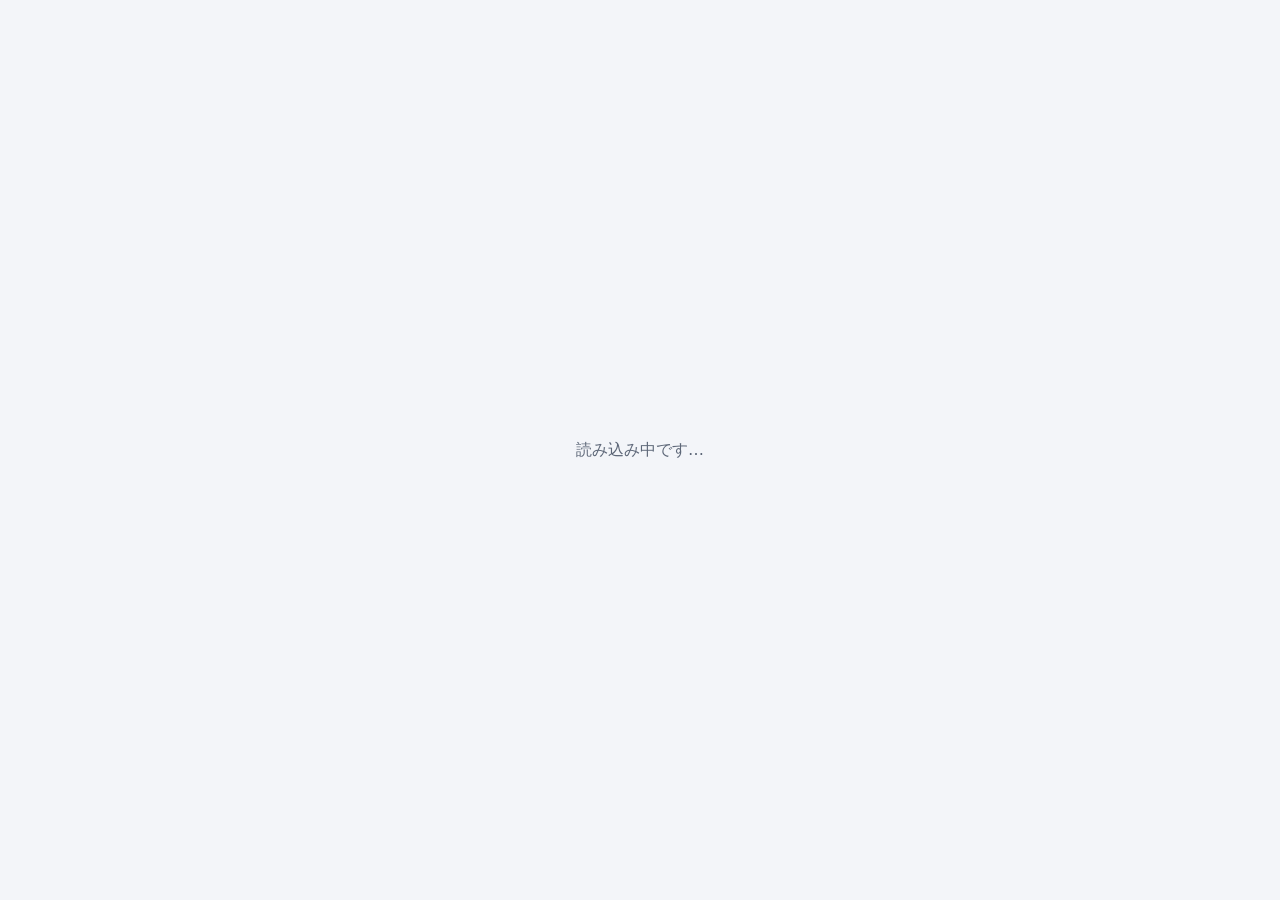
<file: gas/sl.html>
<!doctype html>
<html lang="ja"><head><meta charset="utf-8"><base target="_top">
<meta name="viewport" content="width=device-width, initial-scale=1, viewport-fit=cover">
<title>SA依頼</title>
<style>
  :root {
    --bg:#f3f5f9; --card:#ffffff; --ink:#1c2433; --sub:#5d6778; --faint:#8a94a6; --line:#e0e5ee; --line2:#edf0f5;
    --primary:#2f55c8; --primary-weak:#e9eefc; --ok:#1a7f4b; --ok-weak:#e3f5ea; --warn:#b45309; --warn-weak:#fff1dd;
    --bad:#b42318; --bad-weak:#fdecea; --gray-weak:#eef0f4; --sel:#f0f4ff; --radius:14px;
  }
  * { box-sizing:border-box; }
  body { margin:0; background:var(--bg); color:var(--ink); font:15px/1.65 "Yu Gothic UI","Meiryo UI","Hiragino Sans",system-ui,sans-serif; -webkit-text-size-adjust:100%; }
  button { font:inherit; cursor:pointer; }
  button:disabled { cursor:not-allowed; opacity:.55; }
  input, select, textarea { font:inherit; color:inherit; }
  .hidden { display:none !important; }
  .wrap { max-width:640px; margin:0 auto; padding:0 16px calc(24px + env(safe-area-inset-bottom)); }
  header.top { position:sticky; top:0; z-index:10; background:var(--card); border-bottom:1px solid var(--line); padding:10px 16px; padding-top:calc(10px + env(safe-area-inset-top)); }
  header.top .in { max-width:640px; margin:0 auto; display:flex; align-items:center; gap:10px; }
  header.top h1 { font-size:17px; margin:0; flex:1; }
  .who { font-size:12px; color:var(--sub); }
  .busymsg { font-size:12px; color:var(--primary); white-space:nowrap; }
  .bootmsg { position:fixed; inset:0; background:var(--bg); z-index:60; display:flex; align-items:center; justify-content:center; font-size:16px; color:var(--sub); }
  .bootmsg.hidden { display:none; }
  .btn { min-height:44px; border:1px solid var(--line); background:#fff; padding:8px 16px; border-radius:10px; color:var(--ink); }
  .btn.primary { background:var(--primary); border-color:var(--primary); color:#fff; font-weight:600; }
  .btn.small { min-height:36px; padding:4px 12px; font-size:13px; }
  .banner { margin:12px 0 0; padding:12px 14px; border-radius:12px; border:1px solid; display:flex; gap:10px; align-items:center; flex-wrap:wrap; }
  .banner.err { background:var(--bad-weak); border-color:#f3c5c0; color:#7a1a12; }
  .banner.warn { background:var(--warn-weak); border-color:#f1d4a8; color:#6b3a07; }
  .banner .msg { flex:1; min-width:180px; }
  .chips { display:flex; gap:8px; flex-wrap:wrap; margin:14px 0 8px; }
  .chip { min-height:40px; border:1px solid var(--line); background:#fff; border-radius:999px; padding:4px 14px; color:var(--ink); }
  .chip.on { background:var(--primary); border-color:var(--primary); color:#fff; font-weight:600; }
  .filters { display:flex; gap:8px; align-items:center; margin-bottom:6px; }
  .filters select { flex:1; min-height:44px; border:1px solid var(--line); border-radius:10px; padding:6px 10px; background:#fff; }
  .count { font-size:12px; color:var(--sub); margin:4px 2px 8px; }
  .cards { display:flex; flex-direction:column; gap:12px; }
  .card { background:var(--card); border:1px solid var(--line); border-radius:var(--radius); box-shadow:0 1px 2px rgba(28,36,51,.05); }
  button.card { display:block; width:100%; text-align:left; padding:14px 14px 12px; }
  button.card:active { background:var(--sel); }
  .row1 { display:flex; gap:8px; align-items:flex-start; justify-content:space-between; }
  .title { font-weight:700; font-size:16px; word-break:break-word; }
  .meta { color:var(--sub); font-size:13px; margin-top:6px; display:flex; flex-wrap:wrap; gap:2px 12px; }
  .meta .k { color:var(--faint); margin-right:4px; }
  .badge { display:inline-block; padding:0 10px; border-radius:999px; font-size:12px; font-weight:600; line-height:22px; white-space:nowrap; }
  .st-unassigned { background:var(--gray-weak); color:#475066; } .st-in_progress { background:var(--primary-weak); color:#233a85; }
  .st-waiting_sales { background:var(--warn-weak); color:#8a4b06; } .st-completed { background:var(--ok-weak); color:var(--ok); }
  .badge.unread { background:var(--primary); color:#fff; } .badge.mine { background:#efe9fb; color:#5a3a9a; } .badge.urgent { background:var(--bad-weak); color:var(--bad); }
  .empty { text-align:center; color:var(--sub); padding:40px 12px; }
  .empty b { display:block; color:var(--ink); margin-bottom:6px; }
  .unconfirmed { color:var(--faint); }
  /* 詳細 */
  .back { margin:12px 0 4px; }
  .sec { margin-top:18px; }
  .sec h2 { font-size:13px; color:var(--sub); margin:0 0 6px; letter-spacing:.04em; }
  .box { background:var(--card); border:1px solid var(--line); border-radius:12px; padding:10px 12px; }
  .orig { white-space:pre-wrap; word-break:break-word; }
  table.kv { width:100%; border-collapse:collapse; }
  table.kv th { width:36%; text-align:left; color:var(--sub); font-weight:600; padding:7px 10px 7px 0; vertical-align:top; border-bottom:1px solid var(--line2); }
  table.kv td { padding:7px 0; border-bottom:1px solid var(--line2); word-break:break-word; }
  .msgs { display:flex; flex-direction:column; gap:10px; }
  .msg { background:var(--card); border:1px solid var(--line); border-radius:14px; padding:10px 12px; max-width:92%; }
  .msg.mine { align-self:flex-end; background:#f1f5ff; border-color:#c9d6fa; }
  .msg.new { box-shadow:0 0 0 2px var(--primary-weak); }
  .msg .who { font-size:12px; color:var(--sub); display:flex; flex-wrap:wrap; gap:2px 8px; align-items:center; }
  .msg .bd { white-space:pre-wrap; word-break:break-word; margin-top:2px; }
  .msg .tools { margin-top:4px; font-size:13px; } .msg .tools button { border:0; background:transparent; color:var(--primary); padding:6px 0; text-decoration:underline; min-height:36px; }
  .tag { display:inline-block; border-radius:999px; padding:0 8px; font-size:11px; line-height:18px; background:var(--gray-weak); color:#475066; }
  .tag.q { background:var(--warn-weak); color:#8a4b06; } .tag.c { background:#efe9fb; color:#5a3a9a; } .tag.new { background:var(--primary); color:#fff; }
  .compose { margin-top:12px; background:var(--card); border:1px solid var(--line); border-radius:14px; padding:12px; }
  .compose textarea { width:100%; min-height:96px; border:1px solid var(--line); border-radius:10px; padding:10px 12px; resize:vertical; font-size:16px; }
  .compose .row { display:flex; gap:10px; align-items:center; margin-top:8px; }
  .compose .st { flex:1; font-size:13px; color:var(--sub); } .compose .st.err { color:var(--bad); }
  .compose .quote { font-size:13px; color:var(--sub); background:var(--gray-weak); border-radius:8px; padding:6px 10px; margin-bottom:8px; }
  .note { font-size:13px; color:var(--sub); background:var(--gray-weak); border-radius:10px; padding:10px 12px; }
  .photoview { position:fixed; inset:0; background:rgba(10,14,24,.88); z-index:50; display:flex; flex-direction:column; align-items:center; justify-content:center; padding:16px; gap:12px; }
  .photoview img { max-width:100%; max-height:80vh; border-radius:8px; background:#fff; }
  .photoview .msg { color:#fff; font-size:15px; }
  #toast { position:fixed; left:50%; transform:translateX(-50%); bottom:calc(18px + env(safe-area-inset-bottom)); background:#1c2433; color:#fff; padding:10px 18px; border-radius:999px; font-size:14px; z-index:40; max-width:90vw; }
  .overlay { position:fixed; inset:0; background:var(--bg); z-index:50; display:flex; align-items:center; justify-content:center; padding:16px; }
  .overlay .box2 { background:#fff; border:1px solid var(--line); border-radius:14px; padding:24px; width:min(520px,100%); }
  .overlay h1 { margin:0 0 8px; font-size:18px; }
</style>
</head>
<body>
<div id="bootMsg" class="bootmsg" role="status" aria-live="polite">読み込み中です…</div>
<div id="boot" data-rid="<?= initialRequestId ?>"></div>
<header class="top"><div class="in"><h1>SA依頼</h1><div class="who" id="who"></div><span class="busymsg hidden" id="busyMsg" role="status" aria-live="polite"></span><button class="btn small" id="reload" type="button">更新</button></div></header>
<main class="wrap">
  <div id="banner" class="banner hidden" role="alert"></div>
  <section id="listView">
    <div class="chips" id="chips"></div>
    <div class="filters"><select id="fStatus" aria-label="状態"><option value="">状態：すべて</option><option value="unassigned">未担当</option><option value="in_progress">対応中</option><option value="waiting_sales">営業回答待ち</option><option value="completed">完了</option></select></div>
    <div class="count" id="count"></div>
    <div class="cards" id="cards"></div>
  </section>
  <section id="detailView" class="hidden"></section>
</main>
<div id="toast" class="hidden" role="status" aria-live="polite"></div>
<div id="gate" class="overlay hidden"></div>

<script>
(function () {
  'use strict';
  var STATUS = { unassigned: '未担当', in_progress: '対応中', waiting_sales: '営業回答待ち', completed: '完了' };
  var MSG_TYPE = { question: '質問', normal: '投稿', sales_reply: '返信', correction: '訂正', attachment_link: '写真' };
  var S = { profile: null, items: [], total: 0, counts: null, f: { status: '', mine: false, unread: false }, listBusy: false, detail: null, selectedId: '', draft: {}, posting: false, composeErr: '', dlBusy: false };

  function el(tag, attrs, kids) {
    var e = document.createElement(tag);
    if (attrs) Object.keys(attrs).forEach(function (k) {
      if (k === 'class') e.className = attrs[k]; else if (k === 'text') e.textContent = attrs[k];
      else if (k.indexOf('on') === 0) e.addEventListener(k.slice(2), attrs[k]); else if (attrs[k] !== false && attrs[k] !== null && attrs[k] !== undefined) e.setAttribute(k, attrs[k] === true ? '' : attrs[k]);
    });
    (kids || []).forEach(function (c) { if (c !== null && c !== undefined) e.appendChild(typeof c === 'string' ? document.createTextNode(c) : c); });
    return e;
  }
  function $(id) { return document.getElementById(id); }
  function clear(n) { while (n.firstChild) n.removeChild(n.firstChild); }
  function opId() { var a = new Uint8Array(12); (window.crypto || window.msCrypto).getRandomValues(a); return 'op-' + Array.prototype.map.call(a, function (b) { return ('0' + b.toString(16)).slice(-2); }).join(''); }
  function fmtTime(s) { var m = String(s || '').match(/^(\d{4})-(\d{2})-(\d{2})T(\d{2}):(\d{2})/); return m ? m[1] + '/' + m[2] + '/' + m[3] + ' ' + m[4] + ':' + m[5] : String(s || ''); }
  function badge(st) { return el('span', { class: 'badge st-' + st, text: STATUS[st] || st }); }
  var tt = null;
  function toast(msg) { var t = $('toast'); t.textContent = msg; t.classList.remove('hidden'); clearTimeout(tt); tt = setTimeout(function () { t.classList.add('hidden'); }, 2800); }
  /* ---------- 処理中の表示（実際の通信の状態と連動する。通信が終わる・失敗すると消える） ---------- */
  var BUSY = { kinds: {} }, BUSY_TEXT = { send: '送信中です…', save: '保存中です…', update: '更新中です…', load: '読み込み中です…' }, BUSY_ORDER = ['send', 'save', 'update', 'load'];
  var API_KIND = { postMessage: 'send', claimRequest: 'save', reassignRequest: 'save', changeRequestStatus: 'save', updateSaNote: 'save', correctRequestDueDate: 'save', saveMyRequestOrder: 'save',
    saveBranchStorageSetting: 'save', registerAttachment: 'save', completeRequest: 'save', markThreadRead: 'quiet' };
  function busyShow() {
    var t = '', i; for (i = 0; i < BUSY_ORDER.length; i++) if (BUSY.kinds[BUSY_ORDER[i]] > 0) { t = BUSY_TEXT[BUSY_ORDER[i]]; break; }
    var e = $('busyMsg'); if (e) { e.textContent = t; if (t) e.classList.remove('hidden'); else e.classList.add('hidden'); }
  }
  // opts：{ kind: 'update'（画面の更新ボタン）, quiet: true（自動の問い合わせ。表示しない） }
  function api(name, arg, opts) {
    var kind = (opts && opts.quiet) ? 'quiet' : ((opts && opts.kind) || API_KIND[name] || 'load'), track = kind !== 'quiet';
    if (track) { BUSY.kinds[kind] = (BUSY.kinds[kind] || 0) + 1; busyShow(); }
    var sent = {}; if (arg && typeof arg === 'object') { Object.keys(arg).forEach(function (k) { sent[k] = arg[k]; }); } else if (arg !== undefined) { sent = arg; }
    if (sent && typeof sent === 'object') sent.actAs = 'sales';
    arg = sent;
    return new Promise(function (resolve) {
      var done = function (res) { if (track) { BUSY.kinds[kind]--; busyShow(); } resolve(res); };
      var r = google.script.run.withSuccessHandler(done).withFailureHandler(function () { done({ success: false, error: { code: 'NETWORK', message: '通信に失敗しました。' } }); });
      if (arg === undefined) r[name](); else r[name](arg);
    });
  }
  function showBanner(kind, msg, actions) {
    var b = $('banner'); clear(b); b.className = 'banner ' + kind; b.appendChild(el('div', { class: 'msg', text: msg }));
    (actions || []).forEach(function (a) { b.appendChild(el('button', { class: 'btn small', type: 'button', text: a.label, onclick: a.fn })); });
  }
  function hideBanner() { $('banner').classList.add('hidden'); }
  // 本人確認・権限の失敗（CM-01）の文言。理由（reason）はAPIが返す。
  function authText(res, who) {
    var d = (res && res.error && res.error.details) || {}, r = d.reason;
    var m = { email_missing: 'ログイン中のメールアドレスを取得できませんでした。会社のGoogleアカウントでログインし直してください。', not_in_master: '登録されていない担当者です。管理者に連絡してください。',
      inactive: 'このアカウントは現在、利用が停止されています。管理者に連絡してください。', branch_missing: '所属営業所が設定されていません。管理者に連絡してください。' };
    if (r === 'role_not_permitted') return 'この画面は' + who + 'です。あなたの役割は「' + (d.roleLabel || '') + '」のため、使えません。';
    return m[r] || (res && res.error && res.error.message) || '利用できません。';
  }
  // 画面を開いた直後から出している「読み込み中です…」を消す（初期化が終わったとき・失敗したとき）
  function hideBoot() { var b = document.getElementById('bootMsg'); if (b) b.classList.add('hidden'); }
  function gate(title, msg) {
    hideBoot();
    var g = $('gate'); clear(g);
    g.appendChild(el('div', { class: 'box2' }, [el('h1', { text: title }), el('p', { text: msg }), el('p', { class: 'unconfirmed', text: 'データは表示も変更もされていません。' }), el('button', { class: 'btn', type: 'button', text: 'もう一度開く', onclick: function () { location.reload(); } })]));
    g.classList.remove('hidden');
  }
  function firstErr(res) { var d = res && res.error && res.error.details; return d && d.errors && d.errors[0] ? d.errors[0].message : (res && res.error && res.error.message) || '入力内容を確認してください。'; }
  function handleFail(res, retryFn) {
    var code = res && res.error && res.error.code, msg = res && res.error && res.error.message;
    if (code === 'AUTH_REQUIRED' || code === 'FORBIDDEN') { gate(code === 'AUTH_REQUIRED' ? '本人を確認できませんでした' : 'この操作は使えません', authText(res, '営業担当者用')); return true; }
    if (code === 'NOT_FOUND') { showBanner('warn', 'この依頼は表示できません（別の営業所の依頼か、存在しない依頼です）。', [{ label: '一覧にもどる', fn: function () { hideBanner(); toList(); } }]); return true; }
    if (code === 'NETWORK') { showBanner('err', '通信に失敗しました。操作は反映されていない可能性があります。', retryFn ? [{ label: 'もう一度試す', fn: function () { hideBanner(); retryFn(); } }] : []); return true; }
    if (code === 'VALIDATION_ERROR') return false;
    showBanner('err', msg || '処理に失敗しました。', retryFn ? [{ label: 'もう一度試す', fn: function () { hideBanner(); retryFn(); } }] : []);
    return true;
  }

  /* ---------- SL-01 一覧 ---------- */
  function listParams() { return { status: S.f.status ? [S.f.status] : [], mineOnly: S.f.mine, unreadOnly: S.f.unread, page: 1, pageSize: 200 }; }
  function loadList(kind) {
    S.listBusy = true; renderList();
    return api('listRequests', listParams(), typeof kind === 'string' ? { kind: kind } : undefined).then(function (res) {
      S.listBusy = false; hideBoot();
      if (!res.success) { if (!handleFail(res, loadList)) showBanner('err', firstErr(res)); renderList(); return; }
      S.items = res.data.items.slice().reverse(); S.total = res.data.total; S.counts = res.data.counts; hideBanner(); renderChips(); renderList();
    });
  }
  function renderChips() {
    var box = $('chips'); clear(box);
    var unread = S.counts ? S.counts.unread : 0;
    [['all', 'すべて', !S.f.mine && !S.f.unread], ['mine', '自分の依頼', S.f.mine && !S.f.unread], ['unread', '未読あり' + (unread ? '（' + unread + '）' : ''), S.f.unread]].forEach(function (c) {
      box.appendChild(el('button', { class: 'chip' + (c[2] ? ' on' : ''), type: 'button', text: c[1], onclick: function () { S.f.mine = c[0] === 'mine'; S.f.unread = c[0] === 'unread'; loadList(); } }));
    });
  }
  function dueText(it) { if (it.dueDate) return '期限 ' + it.dueDate; if (it.dueUrgent) return '急ぎ'; return it.dueText ? '期限 ' + it.dueText : ''; }
  function renderList() {
    var box = $('cards'); clear(box);
    $('count').textContent = S.listBusy && !S.items.length ? '読み込み中です…' : S.total + '件';
    if (S.listBusy && !S.items.length) { box.appendChild(el('div', { class: 'empty', text: '読み込み中です…' })); return; }
    if (!S.items.length) {
      if (S.f.unread || S.f.mine) {
        box.appendChild(el('div', { class: 'empty' }, [el('b', { text: S.f.unread ? '未読の依頼はありません' : '自分の依頼はありません' }), document.createTextNode(S.f.unread ? 'SAからの未読の発言がある依頼は、ありません。自分が投稿した発言は未読に数えません。' : '自分が登録した依頼は、ありません。'), el('button', { class: 'btn small', type: 'button', text: 'すべて表示', onclick: function () { S.f.mine = false; S.f.unread = false; loadList(); } })]));
      } else {
        box.appendChild(el('div', { class: 'empty' }, [el('b', { text: '該当する依頼はありません' }), document.createTextNode('SA依頼は、営業AIメモから登録すると、ここに表示されます。')]));
      }
      return;
    }
    var me = S.profile ? S.profile.userId.toLowerCase() : '';
    S.items.forEach(function (it) {
      var mineReq = it.salesUserId && it.salesUserId.toLowerCase() === me;
      var meta = el('div', { class: 'meta' }, [
        el('span', {}, [el('span', { class: 'k', text: '受付' }), document.createTextNode(fmtTime(it.receivedAt))]),
        el('span', {}, [el('span', { class: 'k', text: '担当SA' }), it.assignedName ? document.createTextNode(it.assignedName) : el('span', { class: 'unconfirmed', text: '未担当' })]),
        el('span', {}, [el('span', { class: 'k', text: '営業' }), document.createTextNode(it.salesUserName)]),
        it.customerName ? el('span', {}, [el('span', { class: 'k', text: '得意先' }), document.createTextNode(it.customerName)]) : null,
        dueText(it) ? el('span', { class: it.dueUrgent && !it.dueDate ? 'badge urgent' : '', text: dueText(it) }) : null]);
      box.appendChild(el('button', { class: 'card', type: 'button', 'data-rid': it.requestId, onclick: function () { openDetail(it.requestId); } },
        [el('div', { class: 'row1' }, [el('div', { class: 'title', text: it.title }), el('span', { style: 'display:flex;gap:4px;align-items:center;flex-wrap:wrap;justify-content:flex-end' }, [mineReq ? el('span', { class: 'badge mine', text: '自分' }) : null, it.unreadCount > 0 ? el('span', { class: 'badge unread', text: 'SAから未読 ' + it.unreadCount }) : null, badge(it.status)])]), meta]));
    });
  }

  /* ---------- SL-02 詳細・返信 ---------- */
  function toList() { S.selectedId = ''; S.detail = null; $('detailView').classList.add('hidden'); $('listView').classList.remove('hidden'); window.scrollTo(0, 0); loadList(); }
  function openDetail(id, kind) {
    S.selectedId = id; S.detail = null; $('listView').classList.add('hidden'); $('detailView').classList.remove('hidden'); renderDetail(true); window.scrollTo(0, 0);
    return api('getRequestDetail', { requestId: id }, typeof kind === 'string' ? { kind: kind } : undefined).then(function (res) {
      hideBoot();
      if (S.selectedId !== id) return;
      if (!res.success) { if (!handleFail(res, function () { openDetail(id); })) showBanner('err', firstErr(res)); renderDetail(false, true); return; }
      hideBanner(); S.detail = res.data; renderDetail(); markRead(id);
    });
  }
  function reopenQuiet(id) {
    return api('getRequestDetail', { requestId: id }, { quiet: true }).then(function (res) { if (S.selectedId !== id || !res.success) return; S.detail = res.data; renderDetail(); markRead(id); });
  }
  function markRead(id) { var d = S.detail; if (d && d.request.requestId === id && d.request.unreadCount > 0) api('markThreadRead', { requestId: id }); }
  function fmtSize(n) { n = Number(n) || 0; return n >= 1048576 ? (Math.round(n / 104857.6) / 10) + ' MB' : (n >= 1024 ? Math.round(n / 1024) + ' KB' : n + ' B'); }
  function downloadFile(requestId, f, btn) {
    if (S.dlBusy) return;
    S.dlBusy = true; if (btn) btn.disabled = true;
    api('getAttachmentAccess', { requestId: requestId, attachmentId: f.attachmentId }).then(function (res) {
      S.dlBusy = false; if (btn) btn.disabled = false;
      if (!res.success) { if (!handleFail(res)) showBanner('err', firstErr(res)); return; }
      var bin = atob(res.data.contentBase64), arr = new Uint8Array(bin.length), i;
      for (i = 0; i < bin.length; i++) arr[i] = bin.charCodeAt(i);
      var url = URL.createObjectURL(new Blob([arr], { type: 'application/octet-stream' })), a = document.createElement('a');
      a.href = url; a.download = res.data.fileName; document.body.appendChild(a); a.click(); document.body.removeChild(a);
      setTimeout(function () { URL.revokeObjectURL(url); }, 4000);
    });
  }
  function ext(v) { return v ? document.createTextNode(v) : el('span', { class: 'unconfirmed', text: '未確認' }); }
  function draftFor(id) { return S.draft[id] || (S.draft[id] = { text: '', correctsId: '', opId: '' }); }
  function renderDetail(loading, failed) {
    var box = $('detailView'); clear(box);
    box.appendChild(el('div', { class: 'back' }, [el('button', { class: 'btn', type: 'button', id: 'backBtn', text: '← 一覧にもどる', onclick: toList })]));
    if (loading) { box.appendChild(el('div', { class: 'empty', text: '読み込み中です…' })); return; }
    var d = S.detail;
    if (!d) { box.appendChild(el('div', { class: 'empty', text: failed ? '依頼を表示できませんでした。' : '' })); return; }
    var r = d.request, a = d.allowedActions;
    box.appendChild(el('div', { class: 'card', style: 'padding:14px;margin-top:8px' }, [
      el('div', { class: 'row1' }, [el('div', { class: 'title', text: r.title }), badge(r.status)]),
      el('div', { class: 'meta' }, [
        el('span', {}, [el('span', { class: 'k', text: '受付' }), document.createTextNode(fmtTime(r.receivedAt))]),
        el('span', {}, [el('span', { class: 'k', text: '営業' }), document.createTextNode(r.salesUserName)]),
        r.customerName ? el('span', {}, [el('span', { class: 'k', text: '得意先' }), document.createTextNode(r.customerName)]) : null,
        el('span', {}, [el('span', { class: 'k', text: '担当SA' }), r.assignedName ? document.createTextNode(r.assignedName) : el('span', { class: 'unconfirmed', text: '未担当' })])])]));
    box.appendChild(el('div', { class: 'sec' }, [el('h2', { text: '依頼内容（営業が登録した文章）' }), el('div', { class: 'box orig', text: d.originalText })]));
    var tbl = el('table', { class: 'kv' });
    [['誰に', d.extraction.recipient], ['何を', d.extraction.action], ['依頼の種類', d.extraction.requestType], ['決まっていること', d.extraction.fixedConditions], ['いつまで', d.extraction.dueText]].forEach(function (x) { tbl.appendChild(el('tr', {}, [el('th', { text: x[0] }), el('td', {}, [ext(x[1])])])); });
    box.appendChild(el('div', { class: 'sec' }, [el('h2', { text: '依頼の整理（AI）' }), el('div', { class: 'box' }, [tbl])]));
    var due = d.due.date ? d.due.date + (d.due.text ? '　元の表現：' + d.due.text : '') : (d.due.urgent ? '急ぎ（日付なし）' + (d.due.text ? '　元の表現：' + d.due.text : '') : (d.due.text || ''));
    box.appendChild(el('div', { class: 'sec' }, [el('h2', { text: '期限' }), el('div', { class: 'box' }, [due ? document.createTextNode(due) : el('span', { class: 'unconfirmed', text: '未確認' })])]));
    if (r.status === 'completed' && d.completionComment) box.appendChild(el('div', { class: 'sec' }, [el('h2', { text: '完了コメント' }), el('div', { class: 'box orig', text: d.completionComment })]));
    var msgs = el('div', { class: 'msgs', id: 'msgs' });
    if (!d.messages.length) msgs.appendChild(el('div', { class: 'empty', style: 'padding:18px', text: 'まだやり取りはありません。' }));
    d.messages.forEach(function (m) {
      var who = [el('b', { text: m.senderName }), el('span', { text: '（' + m.senderRoleLabel + '）' }), el('span', { text: fmtTime(m.createdAt) }), el('span', { class: 'tag ' + (m.messageType === 'question' ? 'q' : (m.messageType === 'correction' ? 'c' : '')), text: MSG_TYPE[m.messageType] || m.messageType })];
      if (m.unread) who.push(el('span', { class: 'tag new', text: '新着' }));
      var isPhoto = m.messageType === 'attachment_link';
      var node = el('div', { class: 'msg' + (m.mine ? ' mine' : '') + (m.unread ? ' new' : '') }, [el('div', { class: 'who' }, who), el('div', { class: 'bd', text: (isPhoto ? '📷 ' : '') + m.body })]);
      if (isPhoto && m.attachmentId) node.appendChild(el('div', { class: 'tools' }, [el('button', { type: 'button', text: '写真を見る', onclick: function () { viewPhoto(r.requestId, m.attachmentId); } })]));
      if (m.mine && a.canCorrect && m.messageType !== 'correction' && !isPhoto) node.appendChild(el('div', { class: 'tools' }, [el('button', { type: 'button', text: '訂正を追記', onclick: function () { var dr = draftFor(r.requestId); dr.correctsId = m.messageId; dr.opId = ''; renderDetail(); var ta = $('composeText'); if (ta) ta.focus(); } })]));
      msgs.appendChild(node);
    });
    box.appendChild(el('div', { class: 'sec' }, [el('h2', { text: 'SAとのやり取り' }), msgs]));
    if (a.postTypes && a.postTypes.length) box.appendChild(composeNode(r.requestId));
    else box.appendChild(el('div', { class: 'sec' }, [el('div', { class: 'note', text: 'これは、他の営業の依頼です。閲覧だけできます（投稿は、自分の依頼にだけできます）。' })]));
    var files = d.attachments || [], fbox = el('div', { class: 'box', id: 'files' });
    if (!files.length) fbox = el('div', { class: 'note', id: 'files', text: r.status === 'completed' ? '返却された成果物はありません。' : '完了のあと、返却された成果物がここに表示されます。' });
    else files.forEach(function (f) {
      fbox.appendChild(el('div', { style: 'display:flex;gap:8px;align-items:center;padding:6px 0;border-bottom:1px solid var(--line2)' }, [el('div', { style: 'flex:1;min-width:0;word-break:break-all' }, [el('b', { text: f.fileName }), el('div', { class: 'unconfirmed', text: fmtSize(f.fileSize) + ' / ' + fmtTime(f.createdAt) })]),
        el('button', { class: 'btn small', type: 'button', text: 'ダウンロード', disabled: S.dlBusy, onclick: function (ev) { downloadFile(r.requestId, f, ev.currentTarget); } })]));
    });
    box.appendChild(el('div', { class: 'sec' }, [el('h2', { text: '成果物' }), fbox]));
  }
  function composeNode(id) {
    var dr = draftFor(id), c = el('div', { class: 'compose', id: 'compose' });
    if (dr.correctsId) {
      var orig = S.detail.messages.filter(function (m) { return m.messageId === dr.correctsId; })[0];
      c.appendChild(el('div', { class: 'quote' }, [document.createTextNode('訂正を追記します：「' + (orig ? orig.body.slice(0, 40) + (orig.body.length > 40 ? '…' : '') : '') + '」　'), el('button', { class: 'btn small', type: 'button', text: 'やめる', disabled: S.posting, onclick: function () { dr.correctsId = ''; dr.opId = ''; renderDetail(); } })]));
    }
    var ta = el('textarea', { id: 'composeText', maxlength: 2000, rows: 4, placeholder: 'SAへの返信を入力', 'aria-label': '返信', disabled: S.posting });
    ta.value = dr.text;
    ta.addEventListener('input', function () { dr.text = ta.value; if (S.composeErr) { S.composeErr = ''; var st = $('composeSt'); if (st) { st.textContent = ''; st.className = 'st'; } } });
    c.appendChild(ta);
    var busy = S.posting || S.photoBusy;
    var photoBtn = null;
    if (S.detail.allowedActions.canSendPhoto && !dr.correctsId) {
      var pin = el('input', { type: 'file', accept: 'image/*', multiple: true, id: 'photoInput', class: 'hidden', 'aria-label': '写真を選ぶ' });
      pin.addEventListener('change', function () { var fs = Array.prototype.slice.call(pin.files || []); pin.value = ''; if (fs.length) sendPhotos(id, fs); });
      c.appendChild(pin);
      photoBtn = el('button', { class: 'btn', id: 'photoBtn', type: 'button', text: '📷 写真', disabled: busy, onclick: function () { pin.click(); } });
    }
    c.appendChild(el('div', { class: 'row' }, [photoBtn, el('span', { id: 'composeSt', class: 'st' + (S.composeErr ? ' err' : ''), text: S.photoBusy ? S.photoBusy : (S.posting ? '送信中です…' : S.composeErr) }),
      el('button', { class: 'btn primary', id: 'sendBtn', type: 'button', text: dr.correctsId ? '訂正を送信' : '返信を送信', disabled: busy, onclick: send })]));
    return c;
  }
  function send() {
    if (S.posting || !S.detail) return;
    var id = S.detail.request.requestId, dr = draftFor(id), text = (dr.text || '').trim();
    if (!text) { S.composeErr = '本文を入力してください。'; renderDetail(); return; }
    if (text.length > 2000) { S.composeErr = '本文は2000文字以内で入力してください。'; renderDetail(); return; }
    if (!dr.opId) dr.opId = opId();
    var p = { requestId: id, messageType: dr.correctsId ? 'correction' : 'sales_reply', body: text, clientOperationId: dr.opId };
    if (dr.correctsId) p.correctsMessageId = dr.correctsId;
    S.posting = true; S.composeErr = ''; renderDetail();
    api('postMessage', p).then(function (res) {
      S.posting = false;
      if (!res.success) {
        var code = res.error && res.error.code;
        if (code === 'AUTH_REQUIRED' || code === 'FORBIDDEN') { handleFail(res); return; }
        S.composeErr = code === 'NETWORK' ? '送信に失敗しました。もう一度送信できます（同じ内容が二重に送られることはありません）。' : firstErr(res);
        if (code !== 'NETWORK') dr.opId = '';
        renderDetail(); return;
      }
      delete S.draft[id]; toast(res.data.duplicate ? '同じ返信は、すでに保存されています' : '返信を送りました'); reopenQuiet(id);
    });
  }

  /* ---------- 写真（営業が自分の依頼へ送る。2026-11-24 追加）---------- */
  var PHOTO_MAX = 4, PHOTO_EDGE = 1600;
  // 写真を端末の中で長い辺1600pxまで縮め、JPEGにする（通信量と待ち時間を減らすため）。
  function shrinkPhoto(file) {
    return new Promise(function (resolve, reject) {
      var url = URL.createObjectURL(file), img = new Image();
      img.onload = function () {
        var w = img.naturalWidth, h = img.naturalHeight, k = Math.min(1, PHOTO_EDGE / Math.max(w, h));
        var cv = document.createElement('canvas'); cv.width = Math.max(1, Math.round(w * k)); cv.height = Math.max(1, Math.round(h * k));
        cv.getContext('2d').drawImage(img, 0, 0, cv.width, cv.height); URL.revokeObjectURL(url);
        resolve(cv.toDataURL('image/jpeg', 0.82).split(',')[1]);
      };
      img.onerror = function () { URL.revokeObjectURL(url); reject(new Error('decode')); };
      img.src = url;
    });
  }
  function photoName(i) { var d = new Date(), p = function (n) { return ('0' + n).slice(-2); }; return '写真_' + d.getFullYear() + p(d.getMonth() + 1) + p(d.getDate()) + '_' + p(d.getHours()) + p(d.getMinutes()) + p(d.getSeconds()) + '_' + (i + 1) + '.jpg'; }
  function sendPhotos(id, files) {
    if (S.photoBusy || S.posting) return;
    if (files.length > PHOTO_MAX) { S.composeErr = '写真は1回に' + PHOTO_MAX + '枚までです。'; renderDetail(); return; }
    var ok = 0, ng = 0, i = 0;
    S.composeErr = '';
    var next = function () {
      if (i >= files.length) {
        S.photoBusy = '';
        if (ng) S.composeErr = ng + '枚の写真を送れませんでした。もう一度送ってください。';
        renderDetail(); if (ok) toast(ok + '枚の写真を送りました'); reopenQuiet(id); return;
      }
      var n = i++;
      S.photoBusy = '写真を送信中です…（' + (n + 1) + '/' + files.length + '）'; renderDetail();
      shrinkPhoto(files[n]).then(function (b64) {
        return api('registerAttachment', { requestId: id, fileName: photoName(n), mimeType: 'image/jpeg', contentBase64: b64, clientOperationId: opId() });
      }).then(function (res) {
        if (res && res.success) ok++; else { ng++; var c = res && res.error && res.error.code; if (c === 'AUTH_REQUIRED' || c === 'FORBIDDEN') { S.photoBusy = ''; handleFail(res); return; } }
        next();
      }, function () { ng++; next(); });
    };
    next();
  }
  function viewPhoto(requestId, attachmentId) {
    var ov = el('div', { class: 'photoview', id: 'photoView', role: 'dialog', 'aria-label': '写真' }, [el('div', { class: 'msg', text: '読み込み中です…' })]);
    var close = function () { if (ov.parentNode) ov.parentNode.removeChild(ov); };
    ov.addEventListener('click', function (ev) { if (ev.target === ov) close(); });
    document.body.appendChild(ov);
    api('getAttachmentAccess', { requestId: requestId, attachmentId: attachmentId }).then(function (res) {
      clear(ov);
      if (!res.success) ov.appendChild(el('div', { class: 'msg', text: '写真を表示できませんでした。' }));
      else ov.appendChild(el('img', { src: 'data:' + res.data.mimeType + ';base64,' + res.data.contentBase64, alt: res.data.fileName }));
      ov.appendChild(el('button', { class: 'btn', type: 'button', text: '閉じる', onclick: close }));
    });
  }

  /* ---------- 起動 ---------- */
  function init() {
    $('reload').addEventListener('click', function () {
      if (S.reloading) return;
      S.reloading = true; $('reload').disabled = true; hideBanner();
      var fin = function () { S.reloading = false; $('reload').disabled = false; };
      Promise.resolve(S.selectedId ? openDetail(S.selectedId, 'update') : loadList('update')).then(fin, fin);
    });
    $('fStatus').addEventListener('change', function () { S.f.status = this.value; loadList(); });
    document.addEventListener('visibilitychange', function () { if (!document.hidden && !S.selectedId && S.profile) loadList(); });
    api('getMyProfile').then(function (res) {
      if (!res.success) { hideBoot(); handleFail(res); return; }
      if (res.data.role !== 'sales') { gate('この操作は使えません', 'この画面は営業担当者用です。あなたの役割は「' + res.data.roleLabel + '」のため、使えません。'); return; }
      S.profile = res.data; $('who').textContent = res.data.name + ' / ' + res.data.branch;
      var rid = $('boot').getAttribute('data-rid') || '';
      if (rid) openDetail(rid); else loadList();
    });
  }
  init();
})();
</script>
</body></html>
</file>
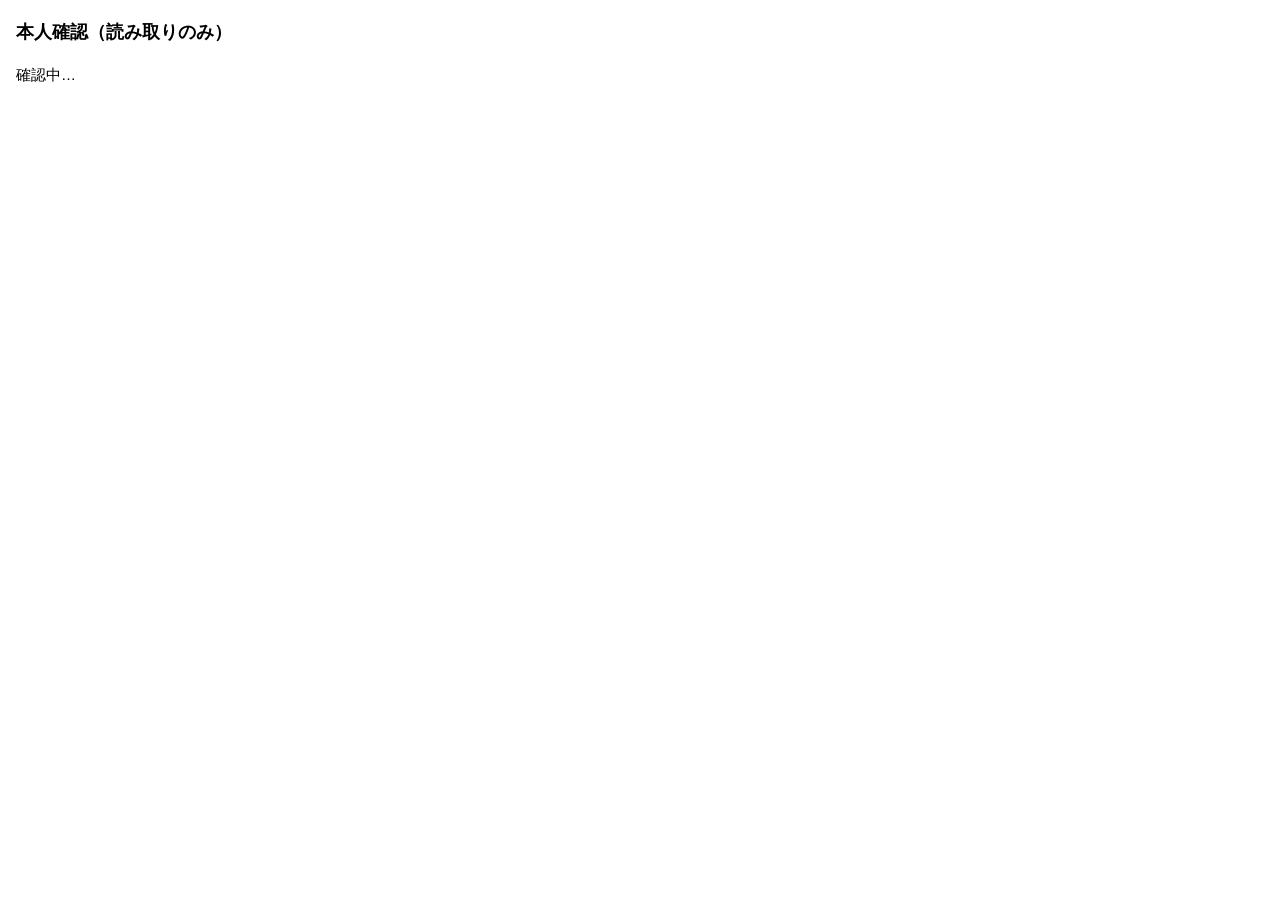
<file: 検証用/工程00/me.html>
<!doctype html><html lang="ja"><head><meta charset="utf-8"><meta name="viewport" content="width=device-width,initial-scale=1">
<style>body{font:15px/1.6 sans-serif;margin:16px}pre{background:#f4f4f4;padding:8px;white-space:pre-wrap;word-break:break-all}</style></head>
<body><h3>本人確認（読み取りのみ）</h3><div id="o">確認中…</div>
<script>
function pwaInfo(){
  return { isSecureContext: window.isSecureContext, originHost: location.hostname.replace(/^[^.]+\./, '*.'),
    serviceWorkerApi: 'serviceWorker' in navigator, manifestLink: !!document.querySelector('link[rel=manifest]'),
    standalone: window.matchMedia('(display-mode: standalone)').matches, width: window.innerWidth,
    touch: 'ontouchstart' in window, platform: (navigator.userAgentData && navigator.userAgentData.platform) || (/iPhone|iPad/.test(navigator.userAgent) ? 'iOS' : /Android/.test(navigator.userAgent) ? 'Android' : 'PC') };
}
google.script.run.withSuccessHandler(function(v){
  var p = pwaInfo(); var a = document.createElement('pre'); a.textContent = JSON.stringify({判定: v, 端末: p}, null, 1);
  document.getElementById('o').textContent = ''; document.getElementById('o').appendChild(a);
  google.script.run.savePhone({judge: v, device: p});
}).withFailureHandler(function(e){ document.getElementById('o').textContent = '拒否または失敗: ' + (e && e.message || e); }).meInfo();
</script></body></html>
</file>
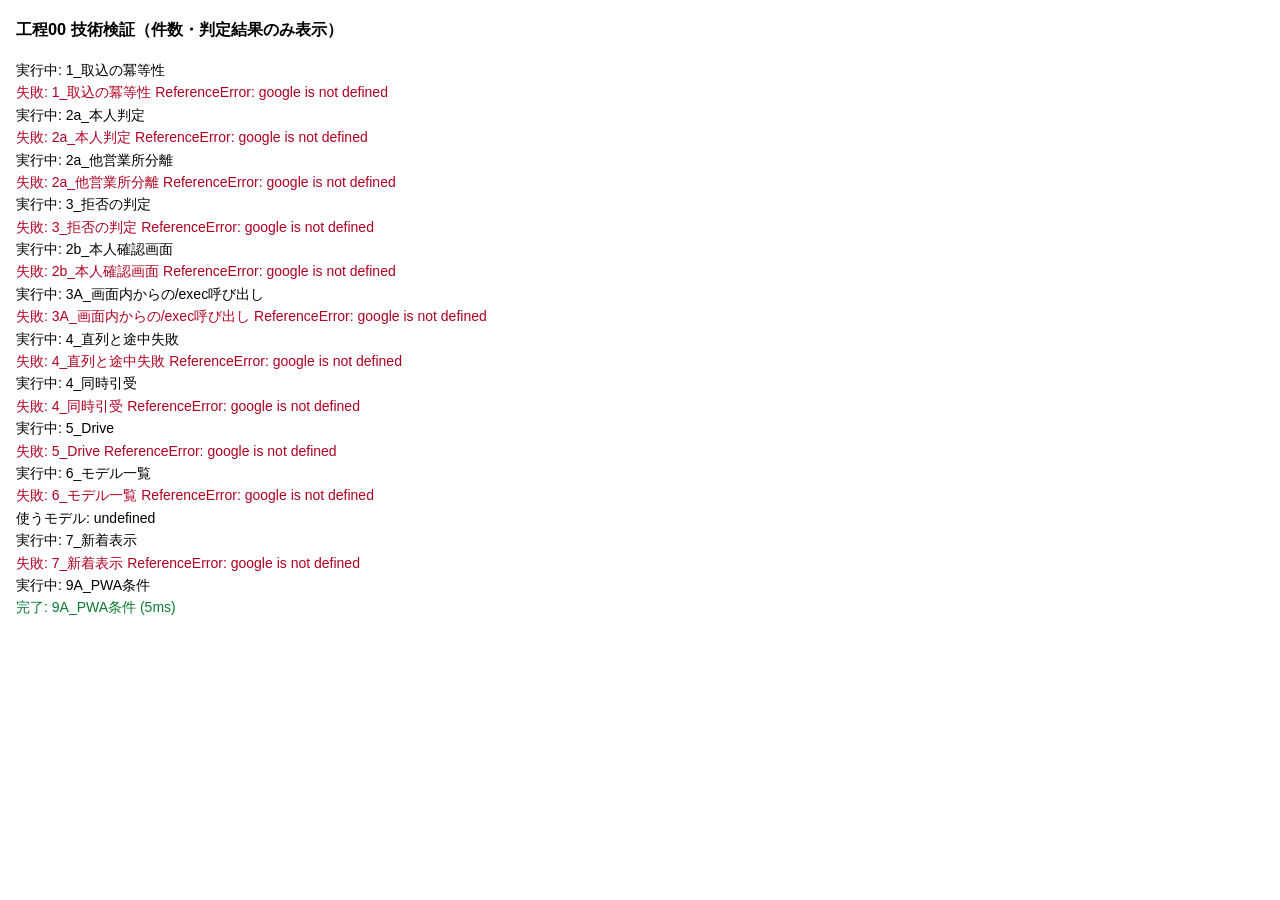
<file: 検証用/工程00/page.html>
<!doctype html><html lang="ja"><head><meta charset="utf-8"><meta name="viewport" content="width=device-width,initial-scale=1">
<style>body{font:14px/1.6 sans-serif;margin:16px}pre{background:#f4f4f4;padding:8px;white-space:pre-wrap;word-break:break-all}.ok{color:#0a7a2f}.ng{color:#b00020}</style></head>
<body><h3>工程00 技術検証（件数・判定結果のみ表示）</h3><div id="log"></div>
<script>
var summary = {};
function say(t, cls){ var d=document.createElement('div'); d.className=cls||''; d.textContent=t; document.getElementById('log').appendChild(d); }
function srv(fn){ var a=Array.prototype.slice.call(arguments,1); return new Promise(function(res){ google.script.run.withSuccessHandler(function(v){res({ok:true,v:v});}).withFailureHandler(function(e){res({ok:false,e:String(e&&e.message||e)});})[fn].apply(null,a); }); }
function sleep(ms){ return new Promise(function(r){ setTimeout(r, ms); }); }
async function step(name, fn){ say('実行中: '+name); var t=Date.now(); try{ var r=await fn(); summary[name]=r; say('完了: '+name+' ('+(Date.now()-t)+'ms)', 'ok'); return r; }catch(e){ summary[name]={error:String(e)}; say('失敗: '+name+' '+e, 'ng'); } }
function pwaInfo(){
  return { isSecureContext: window.isSecureContext, originHost: location.hostname.replace(/^[^.]+\./, '*.'),
    serviceWorkerApi: 'serviceWorker' in navigator, manifestLink: !!document.querySelector('link[rel=manifest]'),
    standalone: window.matchMedia('(display-mode: standalone)').matches, width: window.innerWidth,
    platform: (navigator.userAgentData && navigator.userAgentData.platform) || (/iPhone|iPad/.test(navigator.userAgent) ? 'iOS' : /Android/.test(navigator.userAgent) ? 'Android' : 'PC') };
}
(async function(){
  // ① 取込の冪等性
  await step('1_取込の冪等性', async function(){
    await srv('t1Reset'); var a=await srv('t1Import'); var b=await srv('t1Import'); return {first:a.v||a, second:b.v||b}; });
  // ② 本人判定・他営業所分離
  await step('2a_本人判定', async function(){ return await srv('t2Judge'); });
  await step('2a_他営業所分離', async function(){ return await srv('t2Branch'); });
  await step('3_拒否の判定', async function(){ return await srv('t3Gate'); });
  await step('2b_本人確認画面', async function(){ return await srv('meInfo'); });
  // ③(A) GAS内の画面：この画面自体が google.script.run で動いている。参考として、画面の中から /exec を fetch した結果も取る（独立画面の近似）。
  await step('3A_画面内からの/exec呼び出し', async function(){
    var u=await srv('getExecUrl'); if(!u.ok) return u; var out={};
    async function tryFetch(label, opt){ try{ var r=await fetch(u.v+'?action=whoami', opt); var t=await r.text(); var j=null; try{j=JSON.parse(t);}catch(e){} out[label]={status:r.status,type:r.type,redirected:r.redirected,json:!!j,allowed:j&&j.allowed,role:j&&j.role,head:j?'':t.slice(0,60)}; }catch(e){ out[label]={error:String(e&&e.message||e)}; } }
    await tryFetch('credentials_include',{credentials:'include'});
    await tryFetch('credentials_omit',{credentials:'omit'});
    return out; });
  // ④ 同時操作（2回同時を3ラウンド）
  await step('4_直列と途中失敗', async function(){ return await srv('t4Serial'); });
  await step('4_同時引受', async function(){
    var rounds=[];
    for (var i=0;i<3;i++){
      var id='R'+(4+i);
      var rs=await Promise.all([srv('claim',id,'userA',1,2000,false), srv('claim',id,'userB',1,0,false)]);
      rounds.push(rs.map(function(x){return x.ok?x.v:x;}));
    }
    var st=await srv('t4Read'); return {rounds:rounds, finalState:st.v}; });
  // ⑤ Drive
  await step('5_Drive', async function(){ return await srv('t5Drive'); });
  // ⑥ OpenAI（架空の文のみ）
  var models=await step('6_モデル一覧', async function(){ return await srv('t6Models'); });
  var list=(models&&models.v&&models.v.gptLike)||[]; var pref=['gpt-4o-mini','gpt-4.1-mini','gpt-5-mini','gpt-4.1-nano','gpt-5-nano','gpt-4o']; var model=pref.filter(function(m){return list.indexOf(m)>=0;})[0]||(list.filter(function(m){return /mini/.test(m);})[0])||list[0];
  summary.model=model; say('使うモデル: '+model);
  if(model){ await step('6_5項目抽出(架空)', async function(){ return await srv('t6Extract', model); });
             await step('6_再試行', async function(){ return await srv('t6BadRequest', model); }); }
  // ⑦ 新着表示（3秒ごとに問い合わせる画面で、行を足してから画面に出るまでの秒数を5回測る）
  await step('7_新着表示', async function(){
    await srv('t7Reset'); var latest=(await srv('t7Count')).v||0; var polls=0;
    var timer=setInterval(async function(){ var c=await srv('t7Count'); polls++; if(c.ok) latest=c.v; }, 3000);
    var trials=[];
    for (var i=0;i<5;i++){
      var base=latest; await sleep(500+Math.floor(Math.random()*2500));
      var add=await srv('t7Add'); var t0=Date.now(); var waited=0;
      while(latest<=base && waited<20000){ await sleep(200); waited+=200; }
      trials.push(latest>base ? Math.round((Date.now()-t0)/100)/10 : null);
    }
    clearInterval(timer);
    var ok=trials.filter(function(x){return x!==null;});
    return {pollIntervalSec:3, trialsSeconds:trials, maxSeconds:ok.length?Math.max.apply(null,ok):null, polls:polls}; });
  // ⑨(A) PWA条件（この画面の中で）
  await step('9A_PWA条件', async function(){
    var info=pwaInfo(); try{ await navigator.serviceWorker.register('/sw.js'); info.swRegister='ok'; }catch(e){ info.swRegister='ng: '+String(e&&e.message||e).slice(0,100); } return info; });
  await srv('savePage', summary);
  say('全試験が終わりました。この画面を閉じて構いません。','ok');
  var pre=document.createElement('pre'); pre.textContent=JSON.stringify(summary,null,1).slice(0,5000); document.getElementById('log').appendChild(pre);
})();
</script></body></html>
</file>
<file: styles.css>
:root{--navy:#142f4b;--navy2:#0c2136;--blue:#2f6fed;--blue2:#eaf2ff;--ink:#1d2d3d;--muted:#6c7b8a;--line:#dfe6ed;--bg:#f4f7fa;--white:#fff;--red:#ed4256;--amber:#f1b52d;--green:#0c9a5b;--shadow:0 7px 18px rgba(22,50,79,.07)}*{box-sizing:border-box} [hidden]{display:none!important}body{margin:0;font-family:"Yu Gothic UI","Meiryo",sans-serif;color:var(--ink);background:var(--bg);font-size:14px}.app-shell{min-height:100vh;display:flex}.sidebar{width:210px;background:linear-gradient(180deg,var(--navy),var(--navy2));color:#dce9f8;display:flex;flex-direction:column;padding:22px 10px 16px;flex-shrink:0}.brand-mark{display:flex;align-items:center;gap:10px;padding:0 11px 28px;color:#fff}.brand-mark strong{display:block;font-size:16px;letter-spacing:.08em}.brand-mark small{display:block;color:#9ab1ca;font-size:10px;margin-top:3px}.brand-icon{width:34px;height:34px;border-radius:9px;background:#2f6fed;display:grid;place-items:center;font-size:11px;font-weight:800;letter-spacing:-.06em}.side-nav{display:flex;flex-direction:column;gap:5px}.nav-item{border:0;background:transparent;color:#d5e2f0;text-align:left;height:43px;border-radius:8px;padding:0 12px;font:inherit;display:flex;align-items:center;gap:13px;cursor:pointer;position:relative}.nav-item span{width:20px;text-align:center;font-size:21px;color:#b5cbe0}.nav-item:hover{background:rgba(255,255,255,.08)}.nav-item.active{background:var(--blue);color:#fff;box-shadow:0 5px 12px rgba(47,111,237,.23)}.nav-item.active span{color:#fff}.nav-count{margin-left:auto;font-size:11px;color:#f7c24a}.nav-count.blue{color:#8eb8ff}.nav-divider{height:1px;background:rgba(255,255,255,.17);margin:14px 8px}.sidebar-footer{margin-top:auto;border-top:1px solid rgba(255,255,255,.13);padding:13px 9px 0;color:#a8bfd5;font-size:11px;line-height:1.65}.online-dot{display:inline-block;width:7px;height:7px;border-radius:50%;background:#31c781;margin-right:7px}.main-area{flex:1;min-width:0}.topbar{height:76px;background:#fff;border-bottom:1px solid var(--line);display:flex;align-items:center;justify-content:space-between;padding:0 28px;gap:20px}.page-heading{display:flex;align-items:center;gap:14px}.page-heading h1{font-size:22px;margin:0;color:var(--navy);letter-spacing:.02em}.eyebrow{font-size:9px;letter-spacing:.15em;color:#91a0ae;font-weight:800}.top-actions{display:flex;align-items:center;gap:14px}.global-search,.list-search{display:flex;align-items:center;border:1px solid #cfdae4;background:#fbfcfd;border-radius:7px;color:#7e8c99}.global-search{width:350px;height:40px}.global-search span,.list-search span{font-size:23px;padding:0 10px;color:#46627c}.global-search input,.list-search input{border:0;outline:0;background:transparent;flex:1;height:100%;font:inherit;color:var(--ink)}.new-badge{border:0;background:#fff0f1;color:var(--red);padding:9px 12px;border-radius:8px;font-weight:700;cursor:pointer}.icon-button,.user-menu{border:0;background:transparent;cursor:pointer}.notification-button{font-size:23px;color:var(--navy);position:relative}.notification-button i{position:absolute;width:7px;height:7px;background:var(--red);border-radius:50%;right:2px;top:0;border:2px solid #fff}.user-menu{display:flex;align-items:center;gap:9px;text-align:left;color:var(--ink)}.user-menu .avatar{width:33px;height:33px;border-radius:50%;background:#e1edfc;color:var(--blue);display:grid;place-items:center;font-weight:800}.user-menu strong,.user-menu small{display:block}.user-menu strong{font-size:13px}.user-menu small{color:var(--muted);font-size:10px;margin-top:3px}.user-menu b{margin-left:4px;color:#718293}.kpi-grid{display:grid;grid-template-columns:repeat(5,1fr);gap:12px;padding:16px 20px 12px}.kpi-card{min-height:86px;border:1px solid var(--line);background:#fff;border-radius:7px;box-shadow:var(--shadow);display:flex;align-items:center;text-align:left;padding:13px 14px;gap:12px;cursor:pointer;color:var(--ink)}.kpi-card:hover{border-color:#aac6ee;transform:translateY(-1px)}.kpi-icon{width:42px;height:42px;background:#f3f6fa;border-radius:9px;display:grid;place-items:center;font-size:22px;color:var(--blue)}.kpi-card.red .kpi-icon{color:var(--red)}.kpi-card.amber .kpi-icon{color:var(--amber)}.kpi-card.slate .kpi-icon{color:#647386}.kpi-card.green .kpi-icon{color:var(--green);background:#e7f7ef}.kpi-card small{display:block;color:#566676;font-weight:700}.kpi-card strong{display:block;font-size:25px;line-height:1.2}.kpi-card.red strong{color:var(--red)}.kpi-card.amber strong{color:#dc970c}.kpi-card.blue strong{color:var(--blue)}.kpi-card.slate strong{color:#5b6876}.kpi-card.green strong{color:var(--green)}.kpi-card em{font-size:12px;font-style:normal;margin-left:2px}.kpi-card>b{margin-left:auto;color:#a2afbb;font-size:20px}.workspace-grid{display:grid;grid-template-columns:31% 37% 32%;gap:12px;padding:0 20px 20px;align-items:start}.panel{background:#fff;border:1px solid var(--line);border-radius:7px;box-shadow:var(--shadow);min-width:0}.request-panel,.detail-panel,.comms-panel{height:calc(100vh - 190px);min-height:650px;overflow:hidden}.request-panel{padding:16px 12px}.panel-header,.comms-header,.section-title{display:flex;justify-content:space-between;align-items:flex-start}.panel-header h2,.comms-header h2,.section-title h2{font-size:19px;margin:4px 0 14px;color:var(--navy)}.text-button{border:0;background:transparent;color:var(--blue);cursor:pointer;padding:6px 2px;font:inherit}.filter-row{display:grid;grid-template-columns:1.1fr 1fr .9fr;gap:7px}.filter-row select{height:36px;border:1px solid #cfdae4;border-radius:6px;background:#fff;color:#495b6c;padding:0 8px;font:inherit}.list-search{height:36px;margin-top:8px}.queue-meta{display:flex;justify-content:space-between;align-items:center;color:#82909c;font-size:11px;margin:13px 2px 8px}.priority-toggle{border:0;background:transparent;color:#657789;font:inherit;font-size:11px;cursor:pointer;display:flex;align-items:center;gap:6px}.priority-toggle span{width:7px;height:7px;border-radius:50%;background:#c5ced7}.priority-toggle.on span{background:var(--red);box-shadow:0 0 0 3px #ffeaec}.request-list{overflow:auto;height:calc(100% - 160px);padding-right:2px}.request-card{border:1px solid var(--line);border-radius:7px;margin:7px 0;padding:12px 11px;background:#fff;cursor:pointer;position:relative}.request-card:hover{border-color:#a7c5ef}.request-card.selected{border-color:#a9c7f5;background:#f5f9ff;box-shadow:inset 3px 0 0 var(--blue)}.request-card h3{margin:9px 20px 9px 0;font-size:14px;color:#23384d}.request-card .card-top{display:flex;align-items:center;gap:7px}.status-pill{display:inline-flex;align-items:center;border-radius:999px;padding:4px 10px;font-size:11px;font-weight:800;white-space:nowrap}.status-pill.unassigned{background:#fff3ce;color:#bb8200}.status-pill.progress{background:#eaf2ff;color:var(--blue)}.status-pill.waiting{background:#eef1f4;color:#647383}.status-pill.done{background:#e5f7ee;color:#078451}.status-pill.new{background:#fff0f1;color:var(--red)}.unread-badge{position:absolute;right:12px;top:51px;border-radius:50%;background:var(--red);color:#fff;width:21px;height:21px;display:grid;place-items:center;font-size:11px;font-weight:800}.card-meta{display:grid;grid-template-columns:1fr 1fr;gap:5px;color:#6d7d8c;font-size:11px}.card-meta b{color:#344d64;font-weight:700}.deadline-soon{color:#dc970c!important;font-weight:800}.deadline-overdue{color:var(--red)!important;font-weight:800}.detail-panel{padding:19px 18px;overflow:auto}.detail-title-row{display:flex;align-items:center;justify-content:space-between;gap:14px}.detail-title-row h2{margin:0;color:var(--navy);font-size:22px;line-height:1.3}.detail-meta{display:flex;gap:17px;flex-wrap:wrap;color:#6c7c8d;font-size:11px;border-bottom:1px solid var(--line);padding:10px 0 14px}.detail-meta b{color:#354c62;margin-left:4px}.detail-box{border:1px solid var(--line);border-radius:6px;margin-top:13px;padding:10px 12px}.info-row{display:grid;grid-template-columns:120px 1fr;border-bottom:1px solid #edf1f4;min-height:40px;align-items:center}.info-row:last-child{border-bottom:0}.info-row dt{font-weight:700;color:#425a70;background:#f5f7f9;align-self:stretch;display:flex;align-items:center;padding:0 9px;margin-right:12px;font-size:12px}.info-row dd{margin:0;color:#263d53;font-size:12px;line-height:1.5}.assignment-card{margin-top:13px;padding:12px;background:#f4f8fc;border-radius:6px;display:flex;align-items:center;gap:10px;color:#344d64}.assignment-card .person-icon{width:24px;height:24px;display:grid;place-items:center;background:#e5edf6;border-radius:50%;color:#48627b}.assignment-card strong{font-size:12px}.assignment-card a{margin-left:auto;color:var(--blue);font-weight:700;cursor:pointer;font-size:12px}.action-grid{display:grid;grid-template-columns:repeat(3,1fr);gap:8px;margin-top:14px}.action-grid button{height:42px;border-radius:6px;border:1px solid var(--blue);background:#fff;color:var(--blue);font:inherit;font-weight:700;cursor:pointer}.action-grid button:hover{background:var(--blue2)}.action-grid .primary{background:var(--blue);color:#fff}.action-grid .success{border-color:var(--green);color:var(--green)}.action-grid .success:hover{background:#e9f8f0}.action-grid .wide{grid-column:span 2}.history{margin-top:18px;border-top:1px solid var(--line);padding-top:13px}.history h3{margin:0 0 11px;font-size:13px;color:var(--navy)}.history-row{display:flex;gap:10px;font-size:11px;color:#738391;margin:9px 0}.history-row span{color:var(--blue);font-weight:800}.comms-panel{padding:18px 13px 14px;display:flex;flex-direction:column}.comms-header{margin:0 0 1px}.comms-header h2{margin-bottom:10px}.demo-switch{display:flex;align-items:center;gap:7px;color:#718191;font-size:10px}.switch{width:32px;height:18px;border:0;border-radius:12px;background:#d8e1ea;padding:2px;cursor:pointer}.switch i{display:block;width:14px;height:14px;border-radius:50%;background:#fff;transition:.18s}.switch.on{background:var(--blue)}.switch.on i{transform:translateX(14px)}.thread-messages{flex:1;overflow:auto;padding:3px 0 10px}.message{display:flex;gap:8px;margin:11px 0;align-items:flex-start}.message.sa{justify-content:flex-end}.message.sa .message-body{order:1;text-align:right}.message.sa .message-avatar{order:2;background:#eaf2ff;color:var(--blue)}.message-avatar{flex:0 0 31px;width:31px;height:31px;border-radius:50%;background:#e7edf4;color:#567087;display:grid;place-items:center;font-size:11px;font-weight:800}.message-head{font-size:10px;color:#718191;margin:1px 4px 4px}.message-head strong{color:#364f67;margin-right:6px}.bubble{max-width:235px;border-radius:9px 9px 9px 2px;background:#f0f3f6;padding:9px 11px;color:#263b50;font-size:12px;line-height:1.45;text-align:left}.message.sa .bubble{border-radius:9px 9px 2px 9px;background:#dceaff;color:#193a66}.message.attachment .bubble{display:flex;gap:7px;align-items:center}.message.attachment .bubble span{font-size:20px;color:var(--red)}.message-form{display:flex;gap:7px;border-top:1px solid var(--line);padding:10px 0}.message-form input{height:38px;min-width:0;flex:1;border:1px solid #ccd8e3;border-radius:6px;padding:0 10px;font:inherit;outline:0}.message-form input:focus,.field-label textarea:focus{border-color:var(--blue);box-shadow:0 0 0 3px #eaf2ff}.message-form button{width:58px;border:0;border-radius:6px;background:var(--blue);color:#fff;font-weight:800;cursor:pointer}.deliverables{border-top:1px solid var(--line);padding-top:10px}.section-title h2{margin:0 0 9px;font-size:17px}.upload-button{border:0;background:var(--blue);color:#fff;border-radius:6px;height:30px;padding:0 10px;font:inherit;font-weight:700;font-size:11px;cursor:pointer}.file-list{margin-bottom:9px}.file-item{display:flex;align-items:center;border:1px solid var(--line);border-radius:6px;padding:8px 9px;gap:8px}.file-icon{width:27px;height:30px;border:2px solid #e8333b;color:#e8333b;display:grid;place-items:center;font-size:8px;font-weight:900;border-radius:3px}.file-item strong{display:block;font-size:11px}.file-item small{display:block;color:#788795;font-size:10px;margin-top:2px}.file-item button{margin-left:auto;border:0;background:transparent;color:#6c7a88;cursor:pointer;font-size:18px}.empty-file{border:1px dashed #cad6e1;border-radius:6px;padding:10px;color:#81909d;font-size:11px;text-align:center}.field-label{display:block;font-size:11px;color:#516579;font-weight:700;margin-top:8px}.field-label textarea{display:block;width:100%;resize:vertical;border:1px solid #ccd8e3;border-radius:6px;padding:8px;font:inherit;font-size:11px;margin-top:4px;outline:0}.return-hint{display:flex;align-items:center;gap:9px;margin-top:10px;padding:8px 10px;background:#f1f8f5;border-radius:6px;color:#0a7d4b}.return-hint span{font-size:22px}.return-hint strong,.return-hint small{display:block}.return-hint strong{font-size:11px}.return-hint small{color:#6d887b;font-size:10px;margin-top:2px}.notification-popover{position:fixed;right:27px;top:63px;width:330px;background:#fff;border:1px solid var(--line);border-radius:8px;box-shadow:0 12px 30px rgba(15,40,65,.2);z-index:20;padding:8px}.popover-head{display:flex;justify-content:space-between;padding:7px 8px 9px;border-bottom:1px solid var(--line);color:var(--navy)}.popover-head button{border:0;background:transparent;font-size:19px;color:#80909c;cursor:pointer}.notification-row{width:100%;display:flex;gap:10px;align-items:flex-start;border:0;background:#fff;text-align:left;padding:11px 7px;border-bottom:1px solid #eff2f5;cursor:pointer}.notification-row:hover{background:#f6f9fc}.notification-row:last-child{border-bottom:0}.notice-dot{width:8px;height:8px;border-radius:50%;margin-top:4px;flex:0 0 8px}.red-dot{background:var(--red)}.blue-dot{background:var(--blue)}.amber-dot{background:var(--amber)}.notification-row strong,.notification-row small,.notification-row time{display:block}.notification-row strong{font-size:11px;color:#29425a}.notification-row small{font-size:11px;color:#6e7f8c;margin:4px 0}.notification-row time{font-size:10px;color:#a0aab3}.toast-stack{position:fixed;right:22px;bottom:20px;display:flex;flex-direction:column;gap:8px;z-index:40}.toast{width:315px;background:#fff;border:1px solid #bdd1e8;border-left:4px solid var(--blue);border-radius:7px;box-shadow:0 8px 22px rgba(17,48,79,.17);padding:11px 13px;display:flex;gap:9px;align-items:flex-start}.toast strong,.toast small{display:block}.toast strong{font-size:12px;color:var(--navy)}.toast small{color:#6c7c8c;margin-top:3px;font-size:11px}.modal-root{position:fixed;inset:0;background:rgba(16,37,57,.45);z-index:50;display:grid;place-items:center;padding:20px}.modal{width:min(520px,100%);background:#fff;border-radius:10px;box-shadow:0 20px 60px rgba(8,24,40,.3);padding:20px}.modal h2{margin:0;color:var(--navy);font-size:19px}.modal-subtitle{color:#6b7d8c;font-size:12px;margin:6px 0 15px}.confirm-box{border:1px solid var(--line);border-radius:7px;padding:11px;margin:10px 0}.confirm-row{display:grid;grid-template-columns:100px 1fr;gap:9px;font-size:12px;padding:7px 0;border-bottom:1px solid #edf1f4}.confirm-row:last-child{border-bottom:0}.confirm-row strong{color:#6a7a89}.confirm-row span{color:#263e55;line-height:1.4}.modal-actions{display:flex;justify-content:flex-end;gap:8px;margin-top:16px}.modal-actions button{height:38px;border-radius:6px;padding:0 16px;border:1px solid #cbd7e3;background:#fff;color:#526779;font:inherit;font-weight:700;cursor:pointer}.modal-actions .confirm{background:var(--green);border-color:var(--green);color:#fff}.handoff-list{display:grid;gap:7px;margin:13px 0}.handoff-option{display:flex;align-items:center;gap:9px;border:1px solid var(--line);border-radius:6px;padding:9px;text-align:left;background:#fff;cursor:pointer}.handoff-option:hover,.handoff-option.selected{border-color:var(--blue);background:var(--blue2)}.handoff-option span{font-size:12px;color:#344e66}.handoff-option small{display:block;color:#82909c;font-size:10px;margin-top:2px}@media(max-width:1250px){.sidebar{width:185px}.topbar{padding:0 18px}.global-search{width:260px}.workspace-grid{grid-template-columns:33% 37% 30%;padding:0 12px 12px}.kpi-grid{padding:12px}.detail-title-row h2{font-size:19px}.info-row{grid-template-columns:100px 1fr}}@media(max-width:1050px){.topbar{height:auto;padding:14px;align-items:flex-start;flex-direction:column}.top-actions{width:100%}.global-search{flex:1}.workspace-grid{grid-template-columns:1fr 1fr}.comms-panel{grid-column:span 2;height:auto;min-height:580px}.request-panel,.detail-panel{height:auto;min-height:760px}.kpi-grid{grid-template-columns:repeat(3,1fr)}}
</file>
